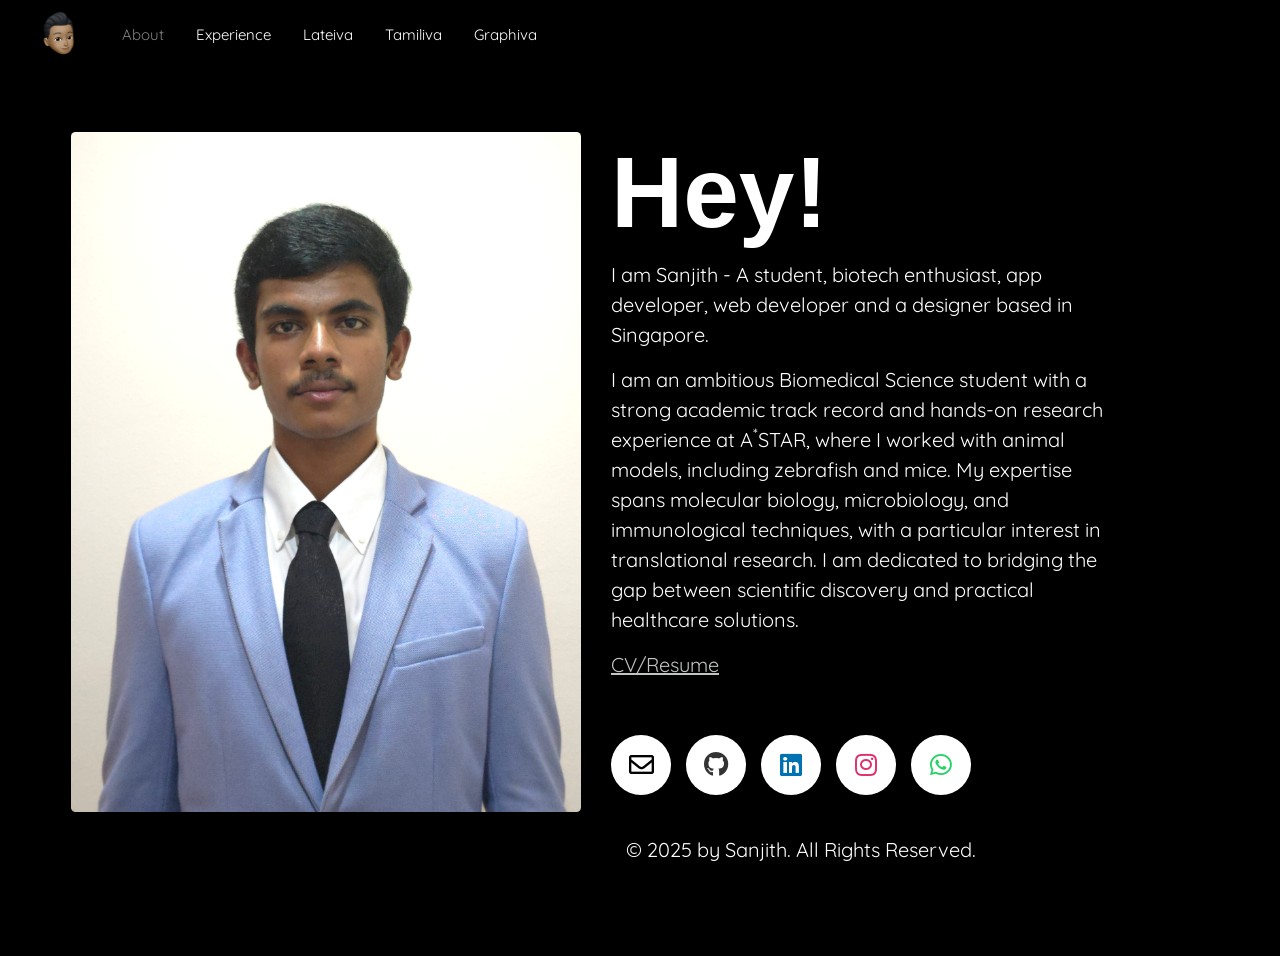
<file: index.html>
<html lang="en">

<head>
    <meta charset="utf-8" />
    <meta name="viewport" content="width=device-width, initial-scale=1" />
    <meta name="google-site-verification" content="Cf__WT19N1aIlN2kVkUan9kuQSniuHA7CBGdggHxKS0" />
    <link rel="stylesheet" href="https://www.w3schools.com/w3css/4/w3.css" />
    <link rel="stylesheet" href="https://fonts.googleapis.com/css?family=Quicksand" />
    <link rel="stylesheet" href="https://cdnjs.cloudflare.com/ajax/libs/font-awesome/5.15.3/css/all.min.css" />
    <link rel="stylesheet" href="https://cdn.jsdelivr.net/npm/bootstrap@4.6.1/dist/css/bootstrap.min.css" integrity="sha384-zCbKRCUGaJDkqS1kPbPd7TveP5iyJE0EjAuZQTgFLD2ylzuqKfdKlfG/eSrtxUkn" crossorigin="anonymous" />
    <title>About Sanjith</title>
    <link rel="stylesheet" href="styles.css" />
    <link rel="icon" type="image/png" href="Assets/Logo.png" />
    <script src="index.js"></script>
    <script language="JavaScript">
        window.onload = function() {
            document.addEventListener(
                "contextmenu",
                function(e) {
                    e.preventDefault();
                },
                false
            );
            document.addEventListener(
                "keydown",
                function(e) {
                    //document.onkeydown = function(e) {
                    // "I" key
                    if (e.ctrlKey && e.shiftKey && e.keyCode == 73) {
                        disabledEvent(e);
                    }
                    // "J" key
                    if (e.ctrlKey && e.shiftKey && e.keyCode == 74) {
                        disabledEvent(e);
                    }
                    // "S" key + macOS
                    if (
                        e.keyCode == 83 &&
                        (navigator.platform.match("Mac") ? e.metaKey : e.ctrlKey)
                    ) {
                        disabledEvent(e);
                    }
                    // "U" key
                    if (e.ctrlKey && e.keyCode == 85) {
                        disabledEvent(e);
                    }
                    // "F12" key
                    if (event.keyCode == 123) {
                        disabledEvent(e);
                    }
                },
                false
            );

            function disabledEvent(e) {
                if (e.stopPropagation) {
                    e.stopPropagation();
                } else if (window.event) {
                    window.event.cancelBubble = true;
                }
                e.preventDefault();
                return false;
            }
        };
        //edit: removed ";" from last "}" because of javascript error
    </script>
    <noscript>You need to enable JavaScript to view the full site.</noscript>
</head>

<body class="example" style="background-color: black; margin: auto">
    <nav class="w3-bar w3-black w3-card w3-top topnav" id="myTopnav" style="
        position: fixed;
        top: 0;
        display: flex;
        align-items: center;
        overflow: hidden;
      ">
        <a href="/">
            <img src="Assets/Logo.png" class="w3-bar-item w3-button w3-hover-black w3-hover-text-grey first" />
        </a>
        <a href="/" class="w3-mobile active w3-left w3-bar-item w3-button w3-hover-black w3-hover-text-grey w3-padding-16">About</a>

        <a href="experience" class="w3-mobile w3-left w3-bar-item w3-button w3-hover-black w3-hover-text-grey w3-padding-16">Experience</a>
        <!-- <a href="biotech" class="w3-mobile w3-left w3-bar-item w3-button w3-hover-black w3-hover-text-grey w3-padding-16">Biotechnology</a>
        <a href="programming" class="w3-mobile w3-left w3-bar-item w3-button w3-hover-black w3-hover-text-grey w3-padding-16">Programming</a> -->
        <a href="lateiva" class="w3-mobile w3-left w3-bar-item w3-button w3-hover-black w3-hover-text-grey w3-padding-16">Lateiva</a>
        <a href="tamiliva" class="w3-mobile w3-left w3-bar-item w3-button w3-hover-black w3-hover-text-grey w3-padding-16">Tamiliva</a>
        <a href="graphiva" class="w3-mobile w3-left w3-bar-item w3-button w3-hover-black w3-hover-text-grey w3-padding-16">Graphiva</a>

        <a href="javascript:void(0);" class="icon" style="margin-right: 16px">
            <div class="container" onclick="myFunction(this);">
                <div class="bar1"></div>
                <div class="bar2"></div>
                <div class="bar3"></div>
            </div>
        </a>
    </nav>
    <br />
    <div class="content">
        <div class="w3-content w3-margin-top" style="max-width: 1400px; padding-top: 30px">
            <div style="padding-top: 15px">
                <div class="w3-container w3-card w3-black w3-margin-bottom w3-round w3-mobile">
                    <br />
                    <div class="w3-content w3-margin-top" style="max-width: 1400px">
                        <section id="aboutme">
                            <div class="container px-5" id="abtdiv">
                                <div class="row">
                                    <div class="col-md-6" style="padding-bottom: 30px">
                                        <img class="img-fluid rounded-lg" src="Assets/SanjithImage.jpg" alt="Photo" height="50" id="abtimage" />
                                    </div>
                                    <div class="col-md-6">
                                        <h1>
                                            <b>Hey!</b>
                                        </h1>
                                        <p>
                                            I am Sanjith - A student, biotech enthusiast, app developer, web developer and a designer based in Singapore.
                                        </p>
                                        <p>
                                            I am an ambitious Biomedical Science
                                            student with a strong academic track
                                            record and hands-on research experience
                                            at A<sup>*</sup>STAR, where I worked with animal
                                            models, including zebrafish and mice. My
                                            expertise spans molecular biology,
                                            microbiology, and immunological
                                            techniques, with a particular interest in
                                            translational research. I am dedicated to
                                            bridging the gap between scientific
                                            discovery and practical healthcare
                                            solutions.
                                        </p>
                                        <p><a href="Assets/PDFs/CV.pdf" target="_blank" rel="noopener noreferrer">CV/Resume</a></p>

                                        <p></p>
                                        <div class="wrapper2" style="padding-top: 20px; padding-bottom: 50px">
                                            <a href="mailto:hello@sanjith.net" target="_blank" rel="noopener noreferrer">
                                                <div class="button" id="gmail">
                                                    <div class="icon">
                                                        <i class="far fa-envelope"></i>
                                                    </div>
                                                    <span>Email</span>
                                                </div>
                                            </a>

                                            <a href="https://github.com/Sanjith7146" target="_blank" rel="noopener noreferrer">
                                                <div id="gh" class="button">
                                                    <div class="icon">
                                                        <i class="fab fa-github"></i>
                                                    </div>
                                                    <span>Github</span>
                                                </div>
                                            </a>


                                            <a href="https://www.linkedin.com/in/sanjithsethu" target="_blank" rel="noopener noreferrer">
                                                <div id="in" class="button">
                                                    <div class="icon">
                                                        <i class="fab fa-linkedin"></i>
                                                    </div>
                                                    <span>LinkedIn</span>
                                                </div>
                                            </a>


                                            <a href="https://www.instagram.com/sanjith7146/" target="_blank" rel="noopener noreferrer">
                                                <div id="insta" class="button">
                                                    <div class="icon">
                                                        <i class="fab fa-instagram"></i>
                                                    </div>
                                                    <span>Instagram</span>
                                                </div>
                                            </a>

                                            <a href="https://api.whatsapp.com/send/?phone=+6584226317&text=Hello%21+I+saw+your+website+and+I+would+like+to+have+a+little+chat+with+you!&app_absent=0" target="_blank" rel="noopener noreferrer">
                                                <div class="button" id="whatsapp">
                                                    <div class="icon">
                                                        <i class="fab fa-whatsapp"></i>
                                                    </div>
                                                    <span>Whatsapp</span>
                                                </div>
                                            </a>
                                            <br>
                                            <br>
                                            <div>
                                                <p style="margin-left: 15px;padding-top: 75px;">
                                                    © 2025 by Sanjith. All Rights Reserved.
                                                </p>
                                            </div>
                                        </div>
                                    </div>
                                </div>
                            </div>
                        </section>
                    </div>
                </div>
            </div>
        </div>
    </div>

    <script src="index.js"></script>
    <script src="https://cdn.jsdelivr.net/npm/jquery@3.5.1/dist/jquery.slim.min.js" integrity="sha384-DfXdz2htPH0lsSSs5nCTpuj/zy4C+OGpamoFVy38MVBnE+IbbVYUew+OrCXaRkfj" crossorigin="anonymous"></script>
    <script src="https://cdn.jsdelivr.net/npm/bootstrap@4.6.1/dist/js/bootstrap.bundle.min.js" gin="anonymous"></script>
</body>

</html>
</file>
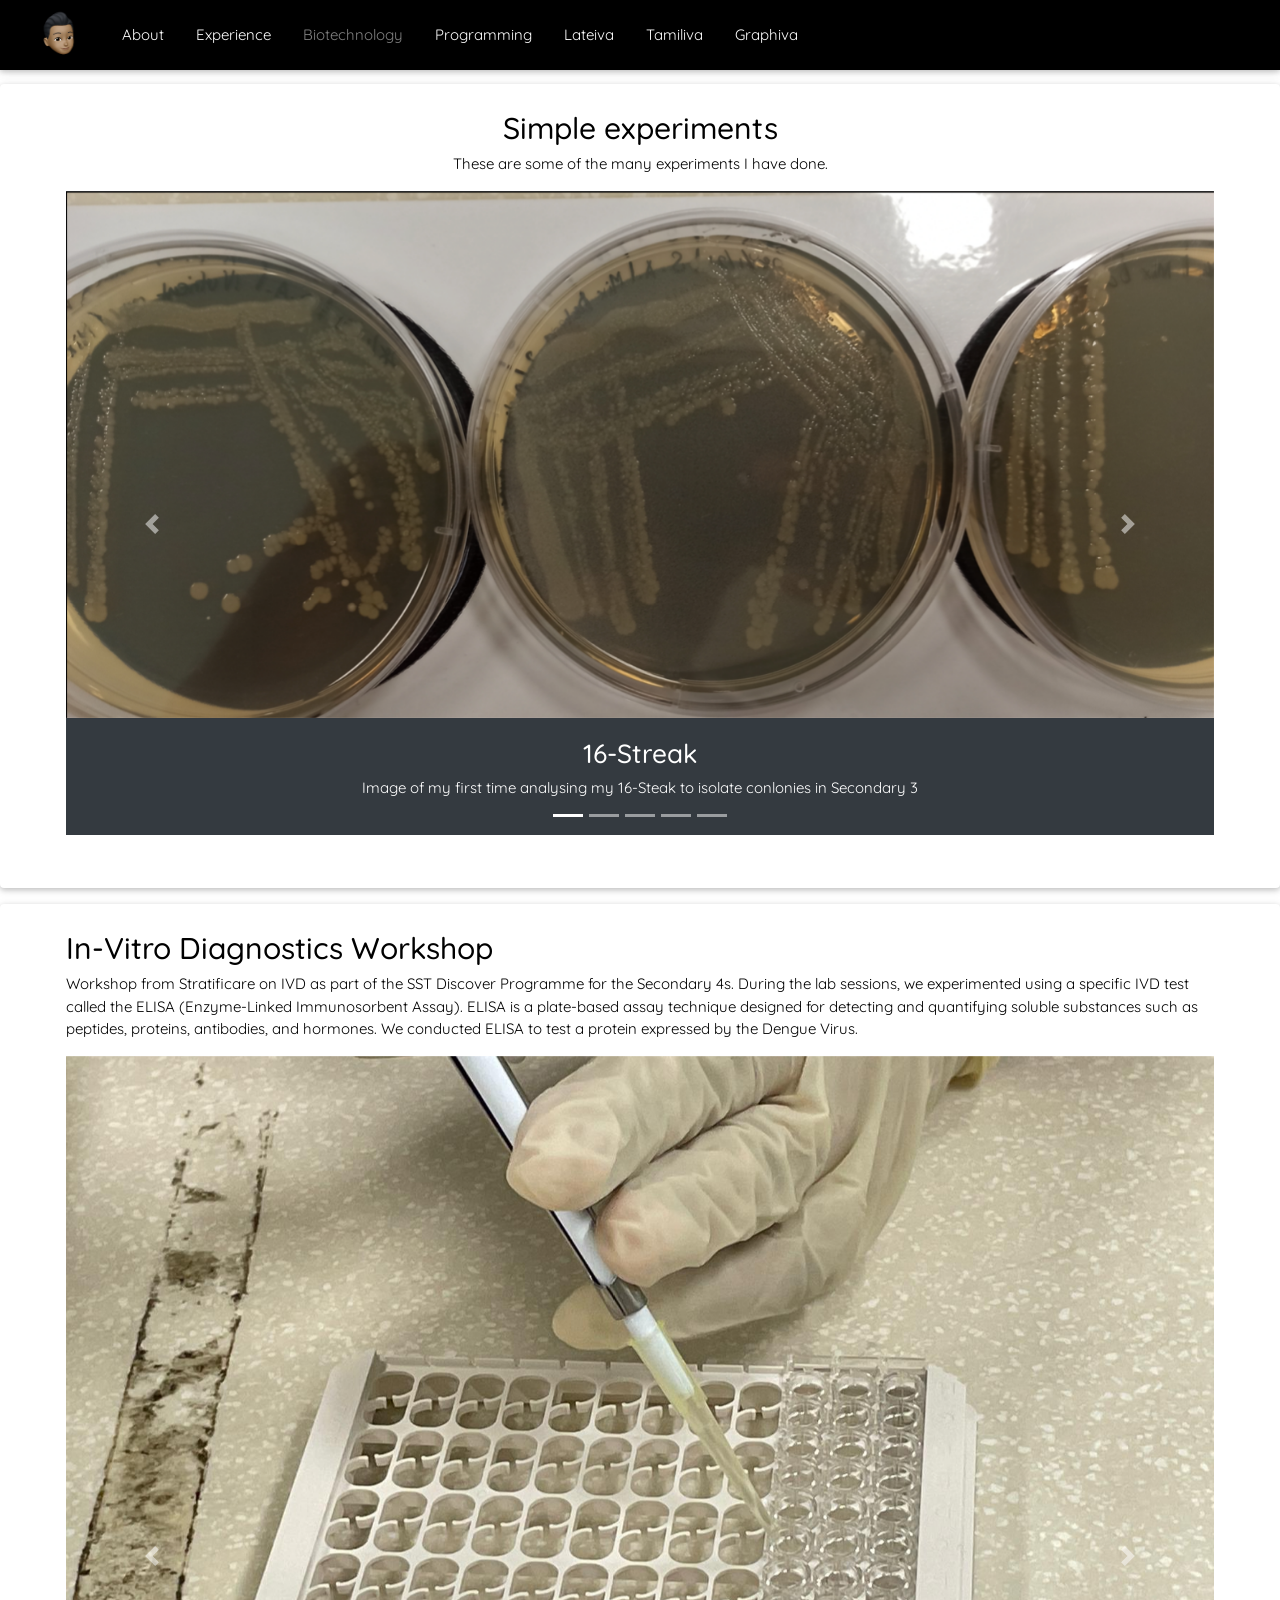
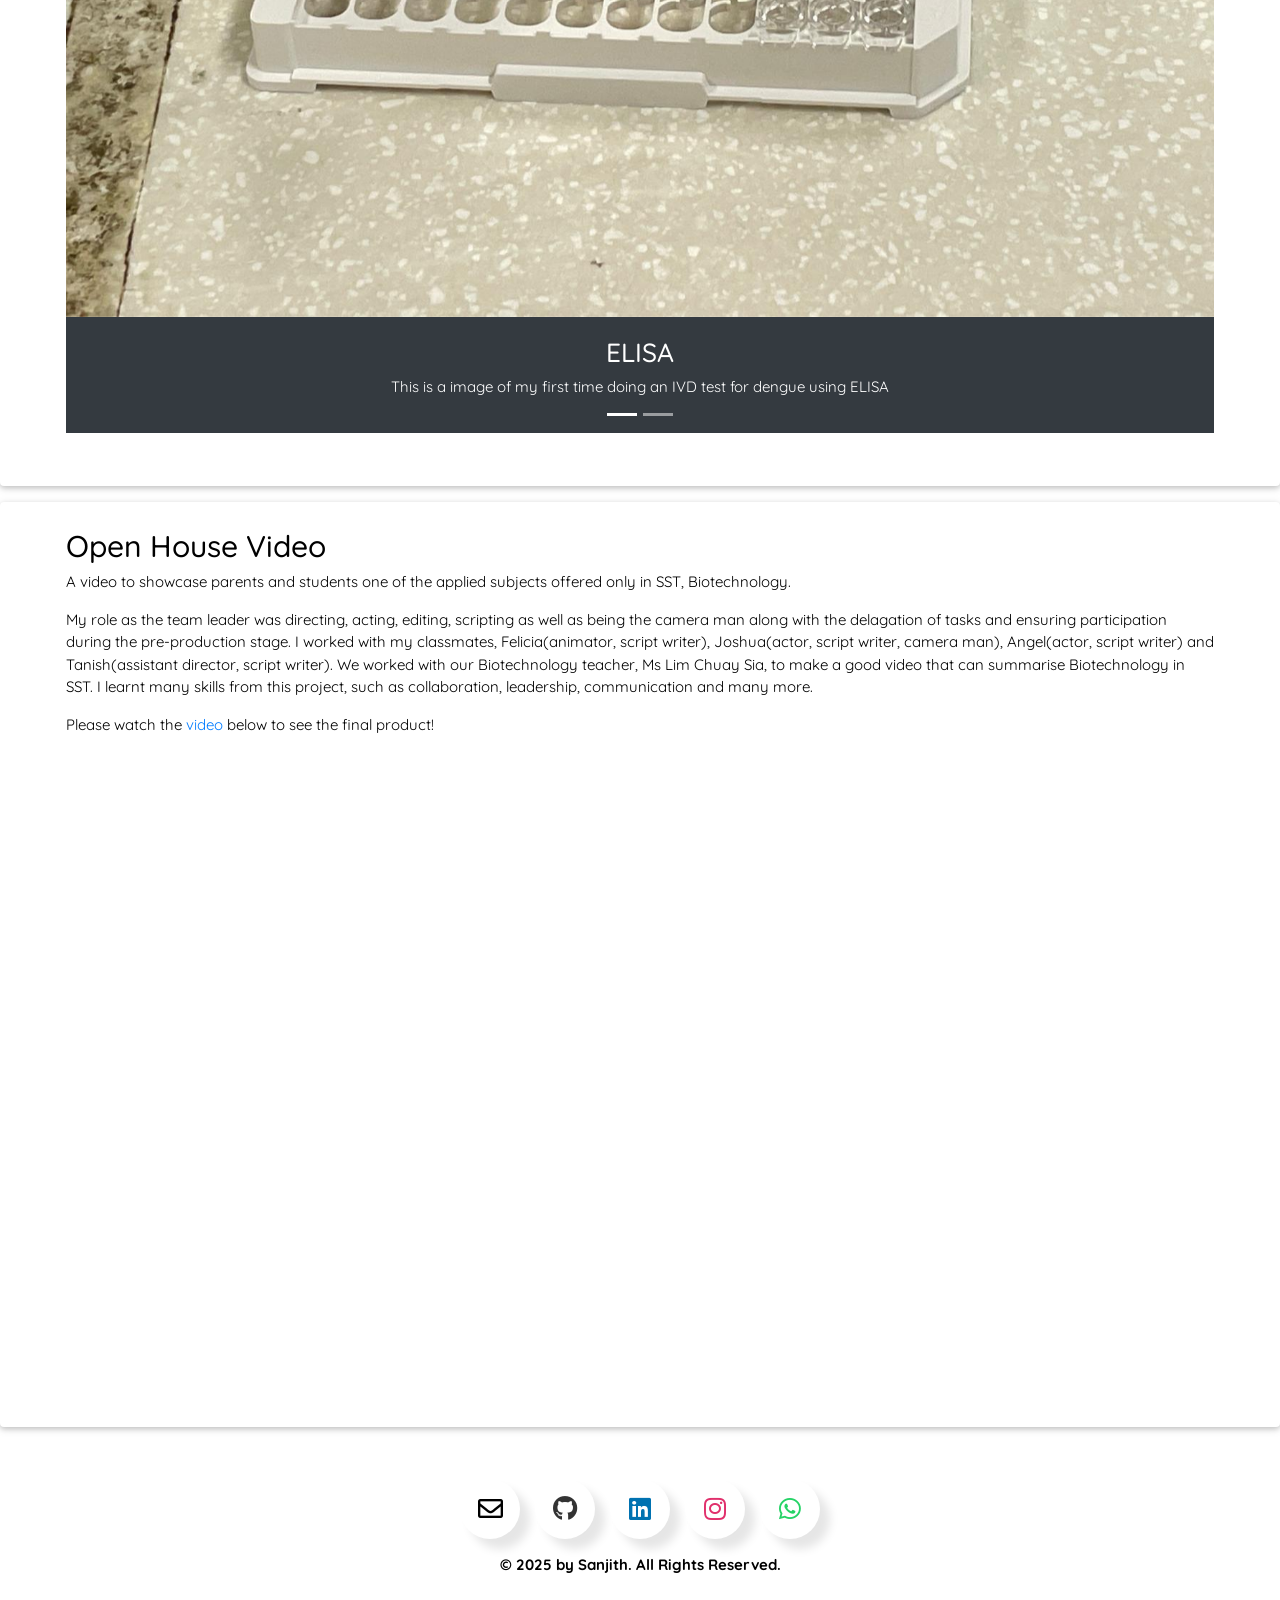
<file: biotech.html>
<!DOCTYPE html>
<html lang="en">

<head>
    <meta charset="utf-8" />
    <meta name="viewport" content="width=device-width, initial-scale=1" />
    <meta name="google-site-verification" content="Cf__WT19N1aIlN2kVkUan9kuQSniuHA7CBGdggHxKS0" />
    <link rel="stylesheet" href="https://www.w3schools.com/w3css/4/w3.css" />
    <link rel="stylesheet" href="https://fonts.googleapis.com/css?family=Quicksand" />
    <link rel="stylesheet" href="https://cdnjs.cloudflare.com/ajax/libs/font-awesome/5.15.3/css/all.min.css" />
    <link rel="stylesheet" href="https://cdn.jsdelivr.net/npm/bootstrap@4.6.1/dist/css/bootstrap.min.css" integrity="sha384-zCbKRCUGaJDkqS1kPbPd7TveP5iyJE0EjAuZQTgFLD2ylzuqKfdKlfG/eSrtxUkn" crossorigin="anonymous" />
    <title>Biotech</title>
    <link rel="stylesheet" href="styles.css" />
    <link rel="icon" type="image/png" href="Assets/Logo.png" />
    <script src="index.js"></script>
    <script language="JavaScript">
        window.onload = function() {
            document.addEventListener(
                "contextmenu",
                function(e) {
                    e.preventDefault();
                },
                false
            );
            document.addEventListener(
                "keydown",
                function(e) {
                    //document.onkeydown = function(e) {
                    // "I" key
                    if (e.ctrlKey && e.shiftKey && e.keyCode == 73) {
                        disabledEvent(e);
                    }
                    // "J" key
                    if (e.ctrlKey && e.shiftKey && e.keyCode == 74) {
                        disabledEvent(e);
                    }
                    // "S" key + macOS
                    if (
                        e.keyCode == 83 &&
                        (navigator.platform.match("Mac") ? e.metaKey : e.ctrlKey)
                    ) {
                        disabledEvent(e);
                    }
                    // "U" key
                    if (e.ctrlKey && e.keyCode == 85) {
                        disabledEvent(e);
                    }
                    // "F12" key
                    if (event.keyCode == 123) {
                        disabledEvent(e);
                    }
                },
                false
            );

            function disabledEvent(e) {
                if (e.stopPropagation) {
                    e.stopPropagation();
                } else if (window.event) {
                    window.event.cancelBubble = true;
                }
                e.preventDefault();
                return false;
            }
        };
        //edit: removed ";" from last "}" because of javascript error
    </script>
    <noscript>You need to enable JavaScript to view the full site.</noscript>
</head>

<body class="example">
    <nav class="w3-bar w3-black w3-card w3-top topnav navbar-fixed-top" id="myTopnav" style="
        position: fixed;
        top: 0;
        display: flex;
        align-items: center;
        overflow: hidden;
		z-index:100;
      ">
        <a href="/">
            <img src="Assets/Logo.png" class="w3-bar-item w3-button w3-hover-black w3-hover-text-grey first" />
        </a>
        <a href="/" class="w3-mobile w3-left w3-bar-item w3-button w3-hover-black w3-hover-text-grey w3-padding-16">About</a>

        <a href="experience" class="w3-mobile w3-left w3-bar-item w3-button w3-hover-black w3-hover-text-grey w3-padding-16">Experience</a>
        <a href="biotech" class="w3-mobile active w3-left w3-bar-item w3-button w3-hover-black w3-hover-text-grey w3-padding-16">Biotechnology</a>
        <a href="programming" class="w3-mobile w3-left w3-bar-item w3-button w3-hover-black w3-hover-text-grey w3-padding-16">Programming</a>
        <a href="lateiva" class="w3-mobile w3-left w3-bar-item w3-button w3-hover-black w3-hover-text-grey w3-padding-16">Lateiva</a>
        <a href="tamiliva" class="w3-mobile w3-left w3-bar-item w3-button w3-hover-black w3-hover-text-grey w3-padding-16">Tamiliva</a>
        <a href="graphiva" class="w3-mobile w3-left w3-bar-item w3-button w3-hover-black w3-hover-text-grey w3-padding-16">Graphiva</a>

        <a href="javascript:void(0);" class="icon" style="margin-right: 16px">
            <div class="container" onclick="myFunction(this);">
                <div class="bar1"></div>
                <div class="bar2"></div>
                <div class="bar3"></div>
            </div>
        </a>
    </nav>
    <br />

    <div class="w3-content w3-margin-top" style="max-width: 1400px; padding-top: 30px">
        <div style="padding-top: 15px"></div>

        <div class="w3-container w3-card w3-white w3-margin-bottom w3-round w3-mobile">
            <div class="w3-content w3-margin-top" style="max-width: 1400px; padding-bottom: 30px; padding-top: 10px">
                <section style="padding-left: 50px; padding-right: 50px;">
                    <h2 style="text-align: center">Simple experiments</h2>
                    <p style="text-align: center">
                        These are some of the many experiments I have done.
                    </p>
                    <div id="carouselExampleIndicators" class="carousel slide" data-ride="carousel">
                        <ol class="carousel-indicators" style="padding-bottom: 15px; padding-top: 15px">
                            <li data-target="#carouselExampleIndicators" data-slide-to="0" class="active"></li>
                            <li data-target="#carouselExampleIndicators" data-slide-to="1"></li>
                            <li data-target="#carouselExampleIndicators" data-slide-to="2"></li>
                            <li data-target="#carouselExampleIndicators" data-slide-to="3"></li>
                            <li data-target="#carouselExampleIndicators" data-slide-to="4"></li>
                        </ol>
                        <div class="carousel-inner" role="listbox">
                            <div class="carousel-item active">
                                <img class="d-block w-100 img-responsive" src="Assets/Biotechnology/16Streak.png" alt="16-Streak" data-holder-rendered="true" />
                                <div class="carousel-caption d-none d-md-block bg-dark mb-4" style="position: relative;left: 0;top:0">
                                    <h3>16-Streak</h3>
                                    <p style="padding-left: 150px; padding-right: 150px">
                                        Image of my first time analysing my 16-Steak to
                                        isolate conlonies in Secondary 3
                                    </p>
                                </div>
                            </div>

                            <div class="carousel-item">
                                <img class="d-block w-100 img-responsive" src="Assets/Biotechnology/GramStaining.png" alt="Gram Staining" data-holder-rendered="true" />
                                <div class="carousel-caption d-none d-md-block bg-dark mb-4" style="position: relative;left: 0;top:0">
                                    <h3>Gram Staining</h3>
                                    <p style="padding-left: 150px; padding-right: 150px">
                                        Image of the gram staining experiment conducted in
                                        Secondary 3 to characterise bacterial cells based on shape
                                        and gram type.
                                    </p>
                                </div>
                            </div>

                            <div class="carousel-item">
                                <img class="d-block w-100 img-responsive" src="Assets/Biotechnology/UVSpectrophotometer.png" alt="UV Spectrophotometer" data-holder-rendered="true" />
                                <div class="carousel-caption d-none d-md-block bg-dark mb-4" style="position: relative;left: 0;top:0">
                                    <h3>UV Spectrophotometry</h3>
                                    <p style="padding-left: 150px; padding-right: 150px">
                                        Image of a UV Spectrometer showing the
                                        absobance of protein samples at 595nm for Bradford Assay.
                                    </p>
                                </div>
                            </div>

                            <div class="carousel-item">
                                <img class="d-block w-100" src="Assets/Biotechnology/Transformation.png" data-src="holder.js/900x400?theme=industrial" alt="GFP gene plasmid transformation" data-holder-rendered="true" />
                                <div class="carousel-caption d-none d-md-block bg-dark mb-4" style="position: relative;left: 0;top:0">
                                    <h3>Transformation</h3>
                                    <p style="padding-left: 150px; padding-right: 150px">
                                        Image showing transformation. The transformed
                                        bacteria contain recombinant plasmids that are ligated with
                                        the GFP gene.
                                    </p>
                                </div>
                            </div>

                            <div class="carousel-item">
                                <img class="d-block w-100" src="Assets/Biotechnology/AGE.png" alt="Agarose Gel electrophoresis " data-holder-rendered="true" />
                                <div class="carousel-caption d-none d-md-block bg-dark mb-4" style="position: relative;left: 0;top:0">
                                    <h3>Agarose Gel Electrophoresis </h3>
                                    <p style="padding-left: 150px; padding-right: 150px">
                                        Image showing me loading DNA into the Agarose Gel Electrophoresis to obtain the
                                        molecular weight of the DNA.
                                    </p>
                                </div>
                            </div>

                        </div>
                        <a class="carousel-control-prev" href="#carouselExampleIndicators" role="button" data-slide="prev">
                            <span class="carousel-control-prev-icon" aria-hidden="true"></span>
                            <span class="sr-only">Previous</span>
                        </a>
                        <a class="carousel-control-next" href="#carouselExampleIndicators" role="button" data-slide="next">
                            <span class="carousel-control-next-icon" aria-hidden="true"></span>
                            <span class="sr-only">Next</span>
                        </a>
                    </div>
                </section>
            </div>
        </div>

        <div class="w3-container w3-card w3-white w3-margin-bottom w3-round w3-mobile">
            <div class="w3-content w3-margin-top" style="max-width: 1400px; padding-bottom: 30px; padding-top: 10px">
                <section id="elisa" style="padding-left: 50px; padding-right: 50px">
                    <h2>In-Vitro Diagnostics Workshop</h2>
                    <p>
                        Workshop from Stratificare on IVD as part of the SST Discover
                        Programme for the Secondary 4s. During the lab sessions, we
                        experimented using a specific IVD test called the ELISA (Enzyme-Linked
                        Immunosorbent Assay). ELISA is a plate-based assay technique
                        designed for detecting and quantifying soluble substances such as
                        peptides, proteins, antibodies, and hormones. We conducted ELISA to test
                        a protein expressed by the Dengue Virus.
                    </p>

                    <div id="carouselExampleIndicators2" class="carousel slide" data-ride="carousel">
                        <ol class="carousel-indicators" style="padding-bottom: 15px; padding-top: 15px">
                            <li data-target="#carouselExampleIndicators" data-slide-to="0" class="active"></li>
                            <li data-target="#carouselExampleIndicators" data-slide-to="1"></li>
                        </ol>
                        <div class="carousel-inner" role="listbox">
                            <div class="carousel-item active">
                                <img class="d-block w-100" src="Assets/Biotechnology/Elisa.jpeg" alt="ELISA" data-holder-rendered="true" />
                                <div class="carousel-caption d-none d-md-block bg-dark mb-4" style="position: relative;left: 0;top:0">
                                    <h3>ELISA</h3>
                                    <p style="padding-left: 150px; padding-right: 150px">
                                        This is a image of my first time doing an IVD test for
                                        dengue using ELISA
                                    </p>
                                </div>
                            </div>

                            <div class="carousel-item">
                                <img class="d-block w-100" src="Assets/Biotechnology/ElisaTheory.jpeg" alt="Theory" data-holder-rendered="true" />
                                <div class="carousel-caption d-none d-md-block bg-dark mb-4" style="position: relative;left: 0;top:0">
                                    <h3>Theory Lessons</h3>
                                    <p style="padding-left: 150px; padding-right: 150px">
                                        This is an image of one of the theory lessons about IVDs
                                        and Virology.
                                    </p>
                                </div>
                            </div>
                        </div>
                        <a class="carousel-control-prev" href="#carouselExampleIndicators2" role="button" data-slide="prev">
                            <span class="carousel-control-prev-icon" aria-hidden="true"></span>
                            <span class="sr-only">Previous</span>
                        </a>
                        <a class="carousel-control-next" href="#carouselExampleIndicators2" role="button" data-slide="next">
                            <span class="carousel-control-next-icon" aria-hidden="true"></span>
                            <span class="sr-only">Next</span>
                        </a>
                    </div>
                </section>
            </div>
        </div>

        <div class="w3-container w3-card w3-white w3-margin-bottom w3-round w3-mobile">
            <div class="w3-content w3-margin-top" style="max-width: 1400px; padding-bottom: 30px; padding-top: 10px">
                <section id="openhsevid" style="padding-left: 50px; padding-right: 50px">
                    <h2>Open House Video</h2>
                    <p>
                        A video to showcase parents and students one of the applied
                        subjects offered only in SST, Biotechnology.
                    </p>
                    <p>
                        My role as the team leader was directing, acting, editing,
                        scripting as well as being the camera man along with the delagation of
                        tasks and ensuring participation during the pre-production stage.
                        I worked with my classmates, Felicia(animator, script writer), Joshua(actor,
                        script writer, camera man), Angel(actor, script writer) and
                        Tanish(assistant director, script writer). We worked with our Biotechnology teacher, Ms Lim
                        Chuay Sia, to make a good video that can summarise Biotechnology in
                        SST. I learnt many skills from this project, such as
                        collaboration, leadership, communication and many more.
                    </p>
                    <p>Please watch the <a href="https://youtu.be/pLK84hl8_oc" target="_blank" rel="noopener noreferrer">video</a> below to see the final product!</p>

                    <div class="videoWrapper" style="padding-right: 50px; padding-left: 50px;--aspect-ratio: 16/9;">
                        <iframe width="1600" height="900" src="https://www.youtube.com/embed/pLK84hl8_oc" allowfullscreen="allowfullscreen" mozallowfullscreen="mozallowfullscreen" msallowfullscreen="msallowfullscreen" oallowfullscreen="oallowfullscreen" webkitallowfullscreen="webkitallowfullscreen">
                            <p style="font-size: 110%">
                                <em><strong>Video:</strong> There is video here but your
                                    browser version does not support iframes.</em>
                                Please update your browser to its current version and try
                                again. Alternatively, you can vist:
                                <a href="https://youtu.be/pLK84hl8_oc" target="_blank" rel="noopener noreferrer">this link here</a>
                            </p>
                        </iframe>
                    </div>
                </section>
            </div>
        </div>
    </div>
    <script src="index.js"></script>
    <script src="https://cdn.jsdelivr.net/npm/jquery@3.5.1/dist/jquery.slim.min.js" integrity="sha384-DfXdz2htPH0lsSSs5nCTpuj/zy4C+OGpamoFVy38MVBnE+IbbVYUew+OrCXaRkfj" crossorigin="anonymous"></script>
    <script src="https://cdn.jsdelivr.net/npm/bootstrap@4.6.1/dist/js/bootstrap.bundle.min.js" integrity="sha384-fQybjgWLrvvRgtW6bFlB7jaZrFsaBXjsOMm/tB9LTS58ONXgqbR9W8oWht/amnpF" crossorigin="anonymous"></script>
</body>

<footer class="w3-white w3-padding-16">
    <div class="wrapper" id="footerwrapper">
        <a href="mailto:hello@sanjith.net" target="_blank" rel="noopener noreferrer">
            <div class="button" id="gmail">
                <div class="icon">
                    <i class="far fa-envelope"></i>
                </div>
                <span>Email</span>
            </div>
        </a>
        
        <a href="https://github.com/Sanjith7146" target="_blank" rel="noopener noreferrer">
            <div id="gh" class="button">
                <div class="icon">
                    <i class="fab fa-github"></i>
                </div>
                <span>Github</span>
            </div>
        </a>
        
        
        <a href="https://www.linkedin.com/in/sanjithsethu" target="_blank" rel="noopener noreferrer">
            <div id="in" class="button">
                <div class="icon">
                    <i class="fab fa-linkedin"></i>
                </div>
                <span>LinkedIn</span>
            </div>
        </a>
        
        
        <a href="https://www.instagram.com/sanjith7146/" target="_blank" rel="noopener noreferrer">
            <div id="insta" class="button">
                <div class="icon">
                    <i class="fab fa-instagram"></i>
                </div>
                <span>Instagram</span>
            </div>
        </a>
        
        <a href="https://api.whatsapp.com/send/?phone=+6584226317&text=Hello%21+I+saw+your+website+and+I+would+like+to+have+a+little+chat+with+you!&app_absent=0" target="_blank" rel="noopener noreferrer">
            <div class="button" id="whatsapp">
                <div class="icon">
                    <i class="fab fa-whatsapp"></i>
                </div>
                <span>Whatsapp</span>
            </div>
        </a>
    </div>
    
    <p class="attr" id="footerwrapper2" >
        <b> &copy; 2025 by Sanjith. All Rights Reserved.</b>
    </p>
</footer>

</html>
</file>
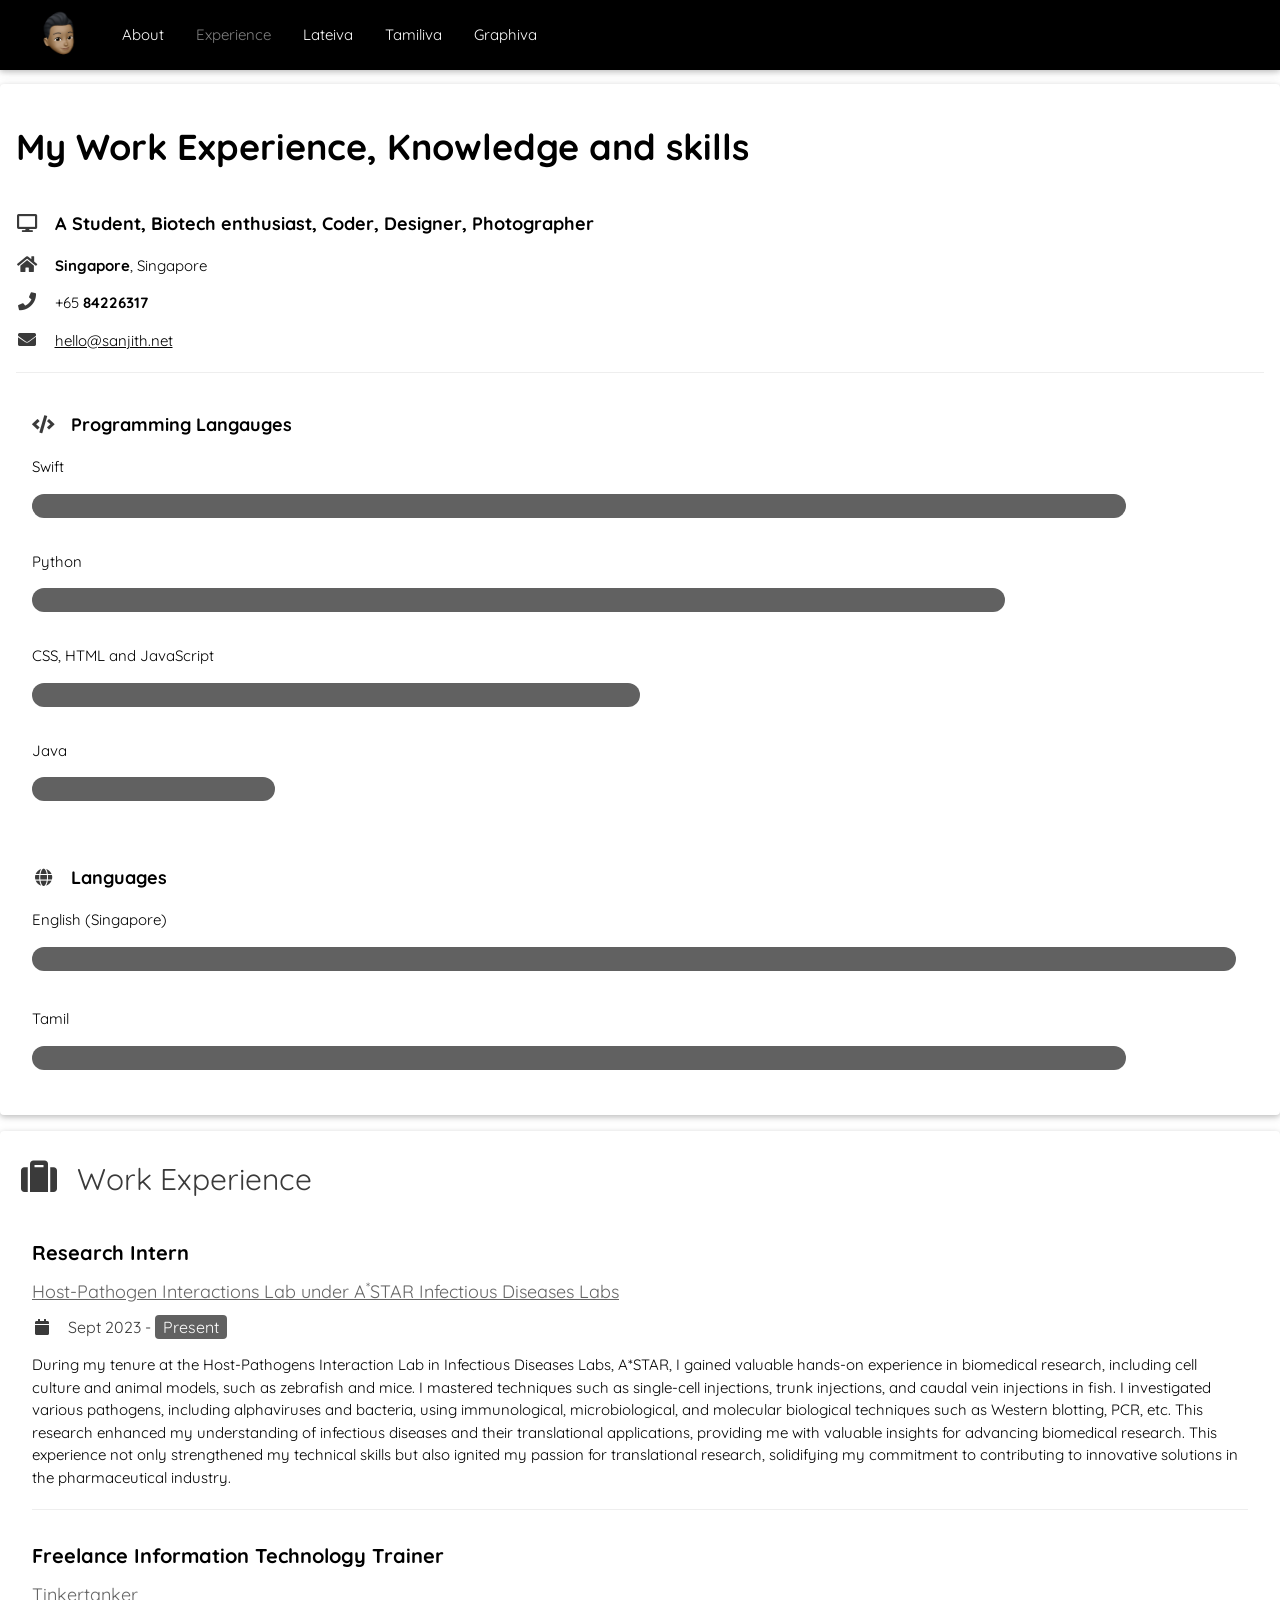
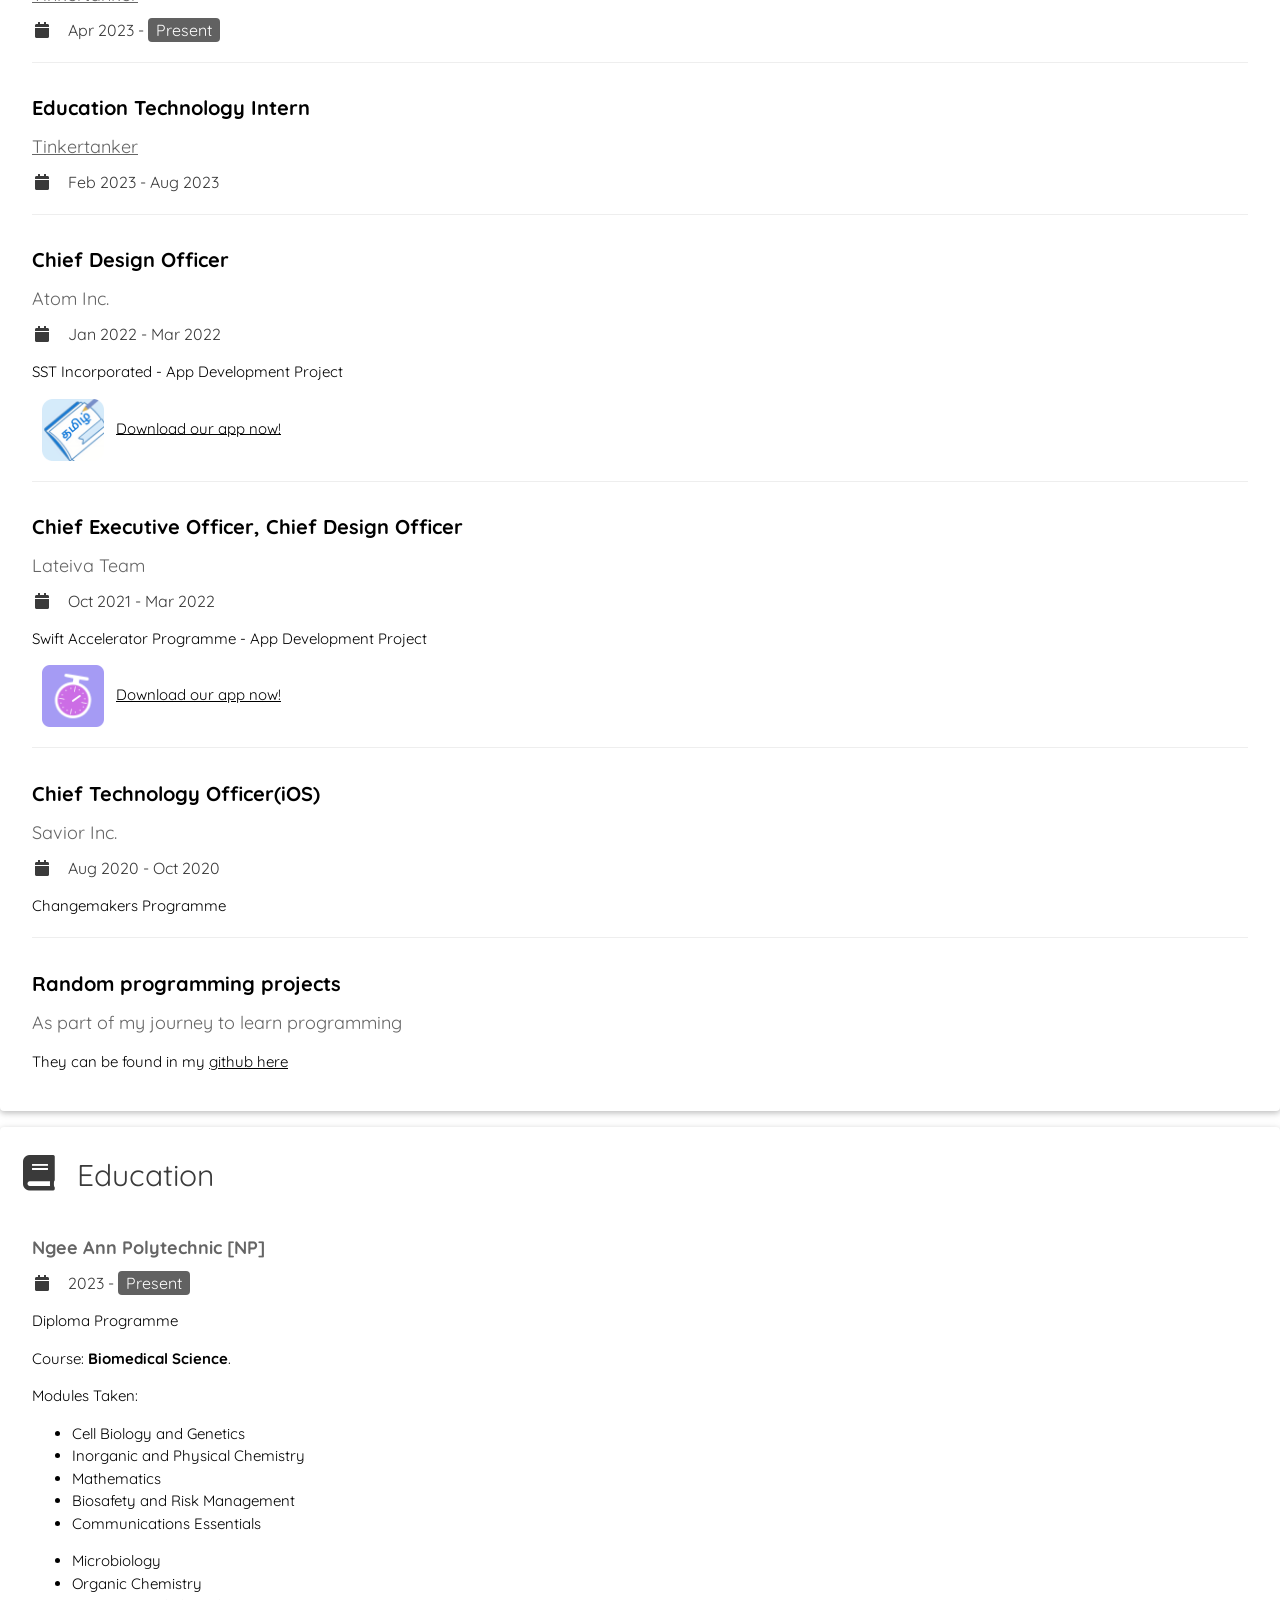
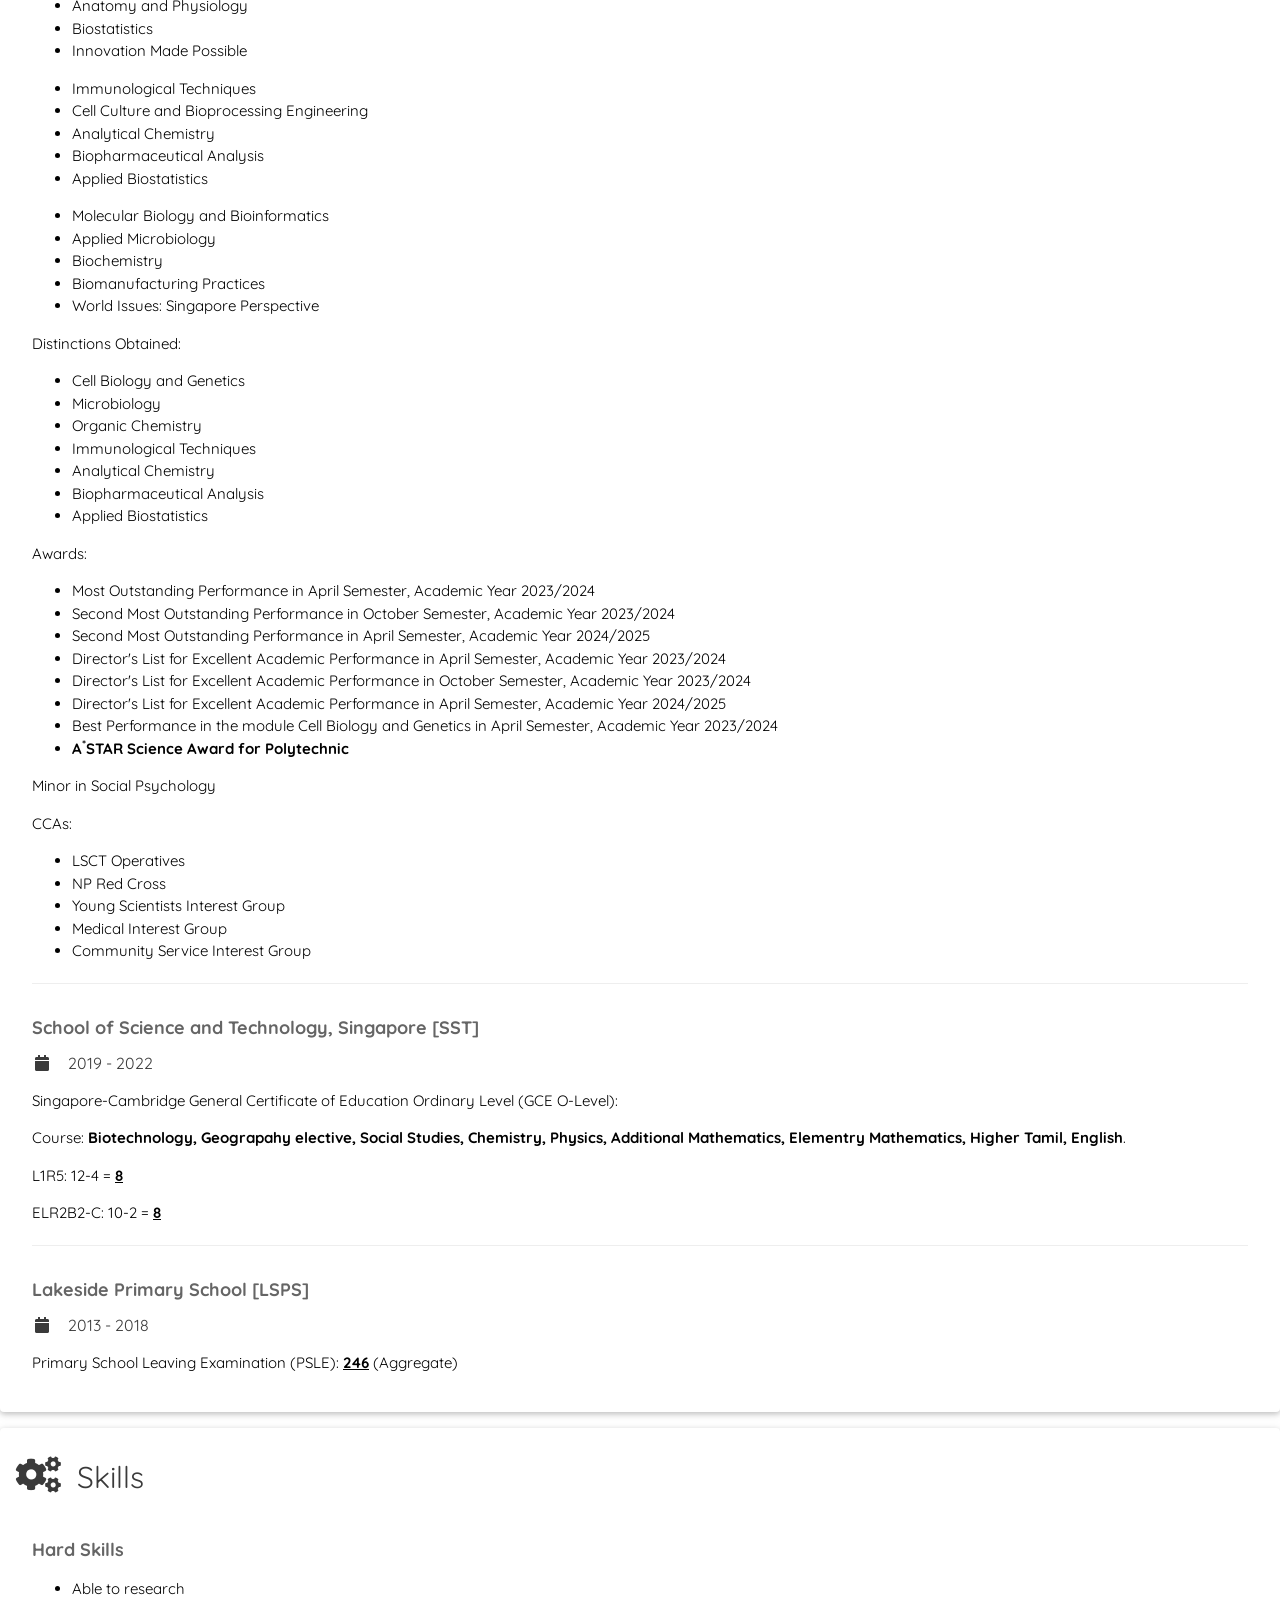
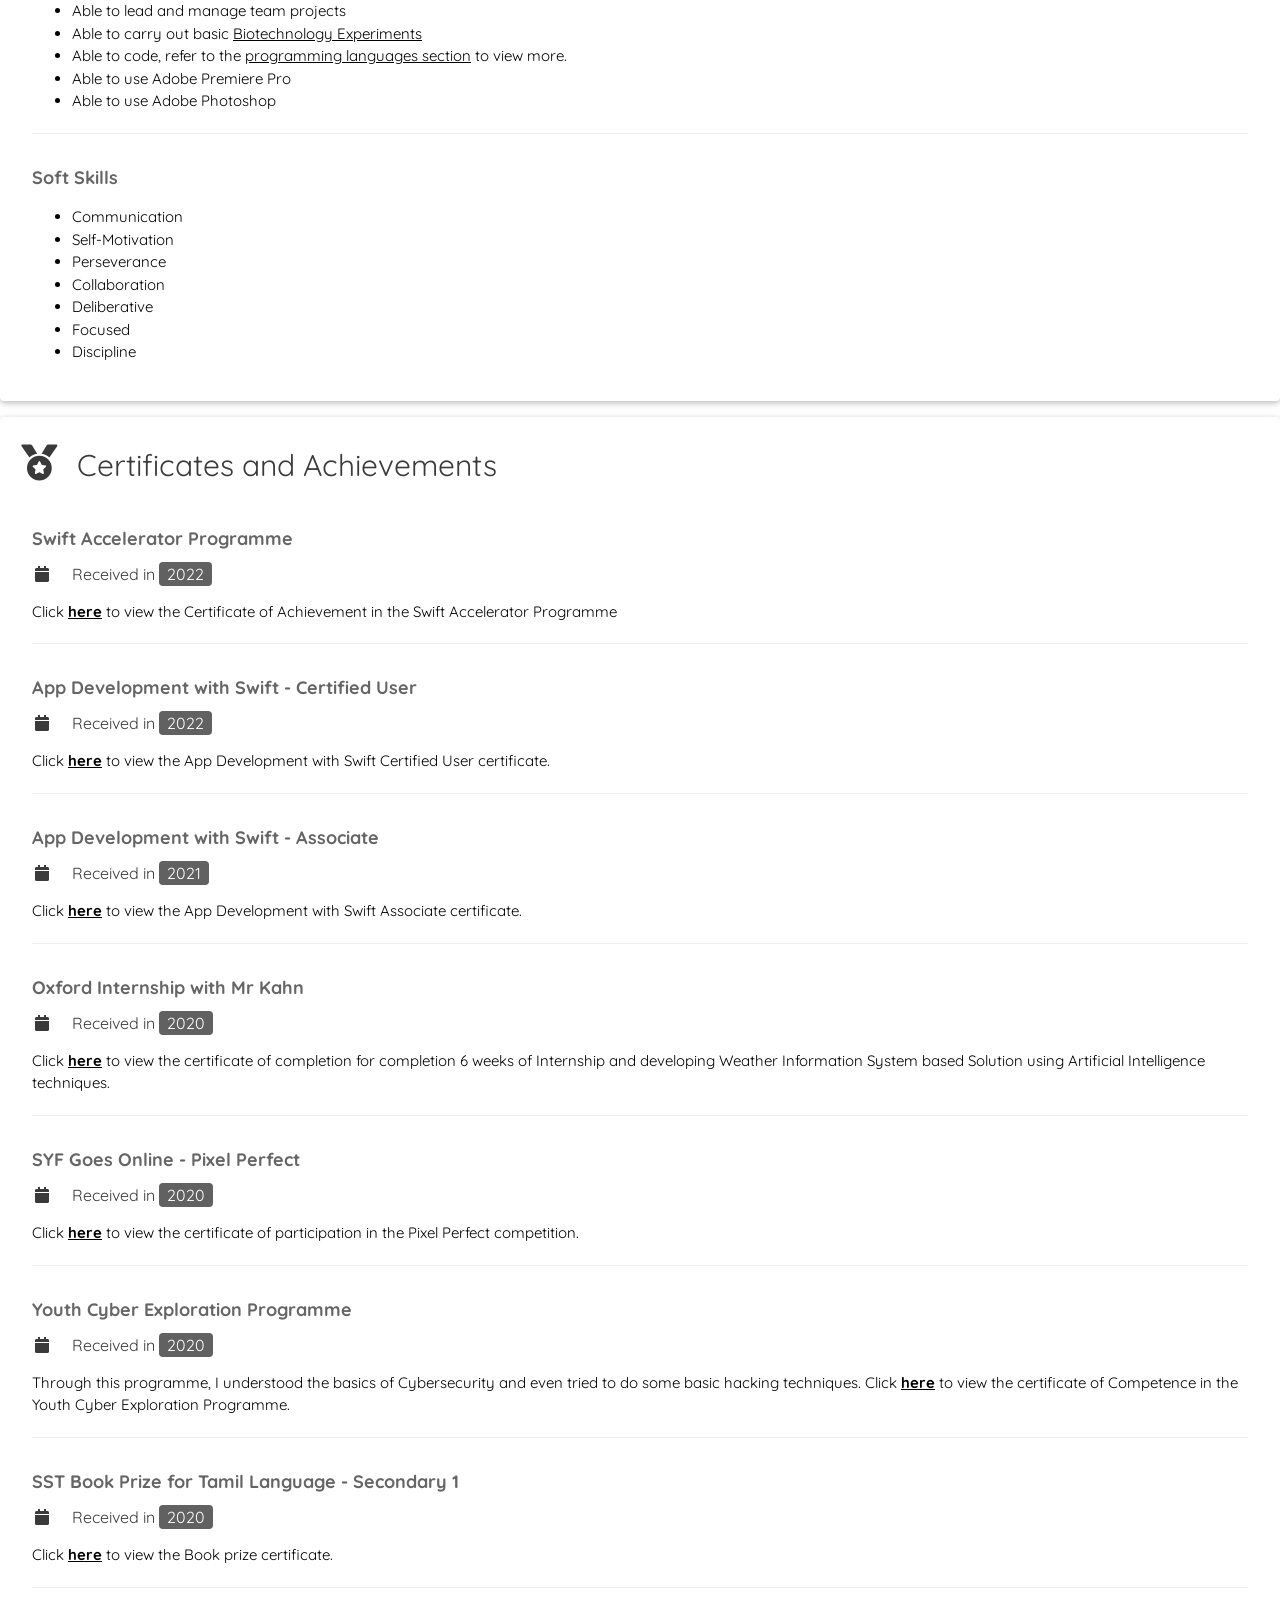
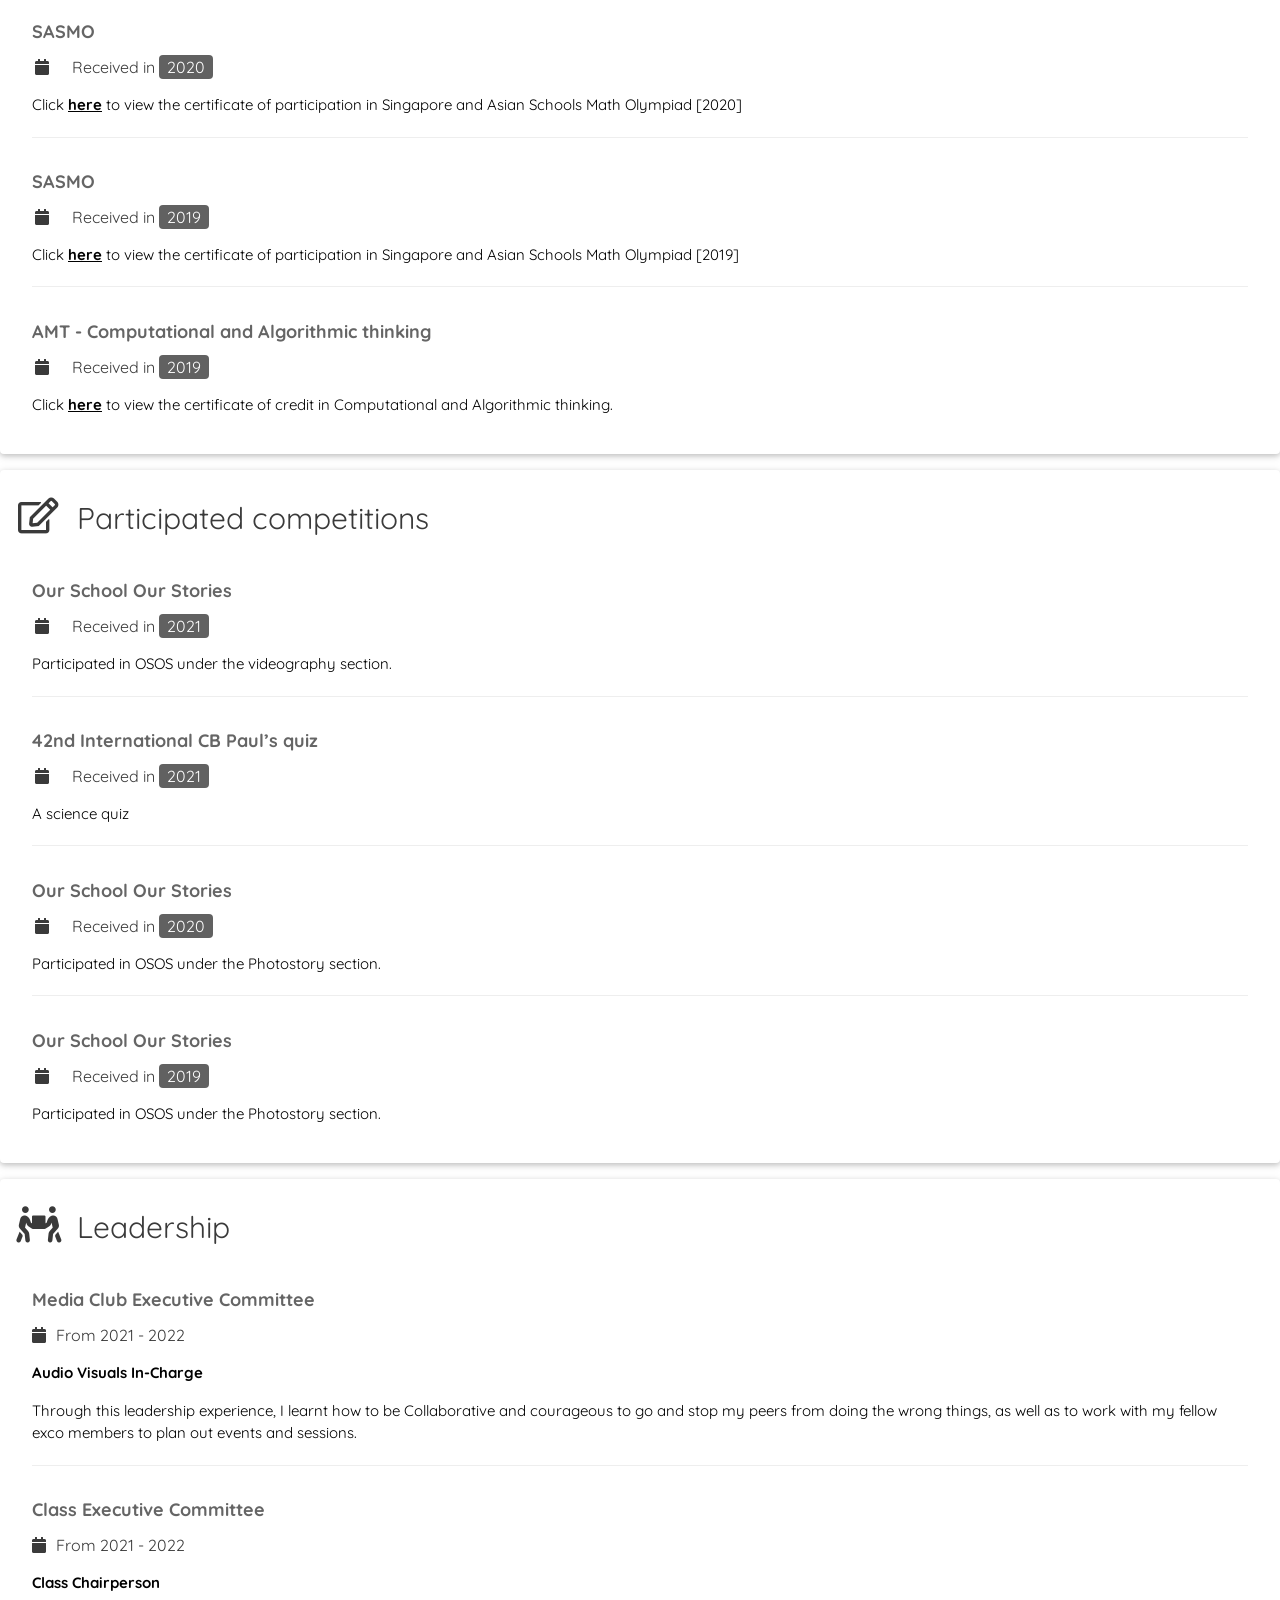
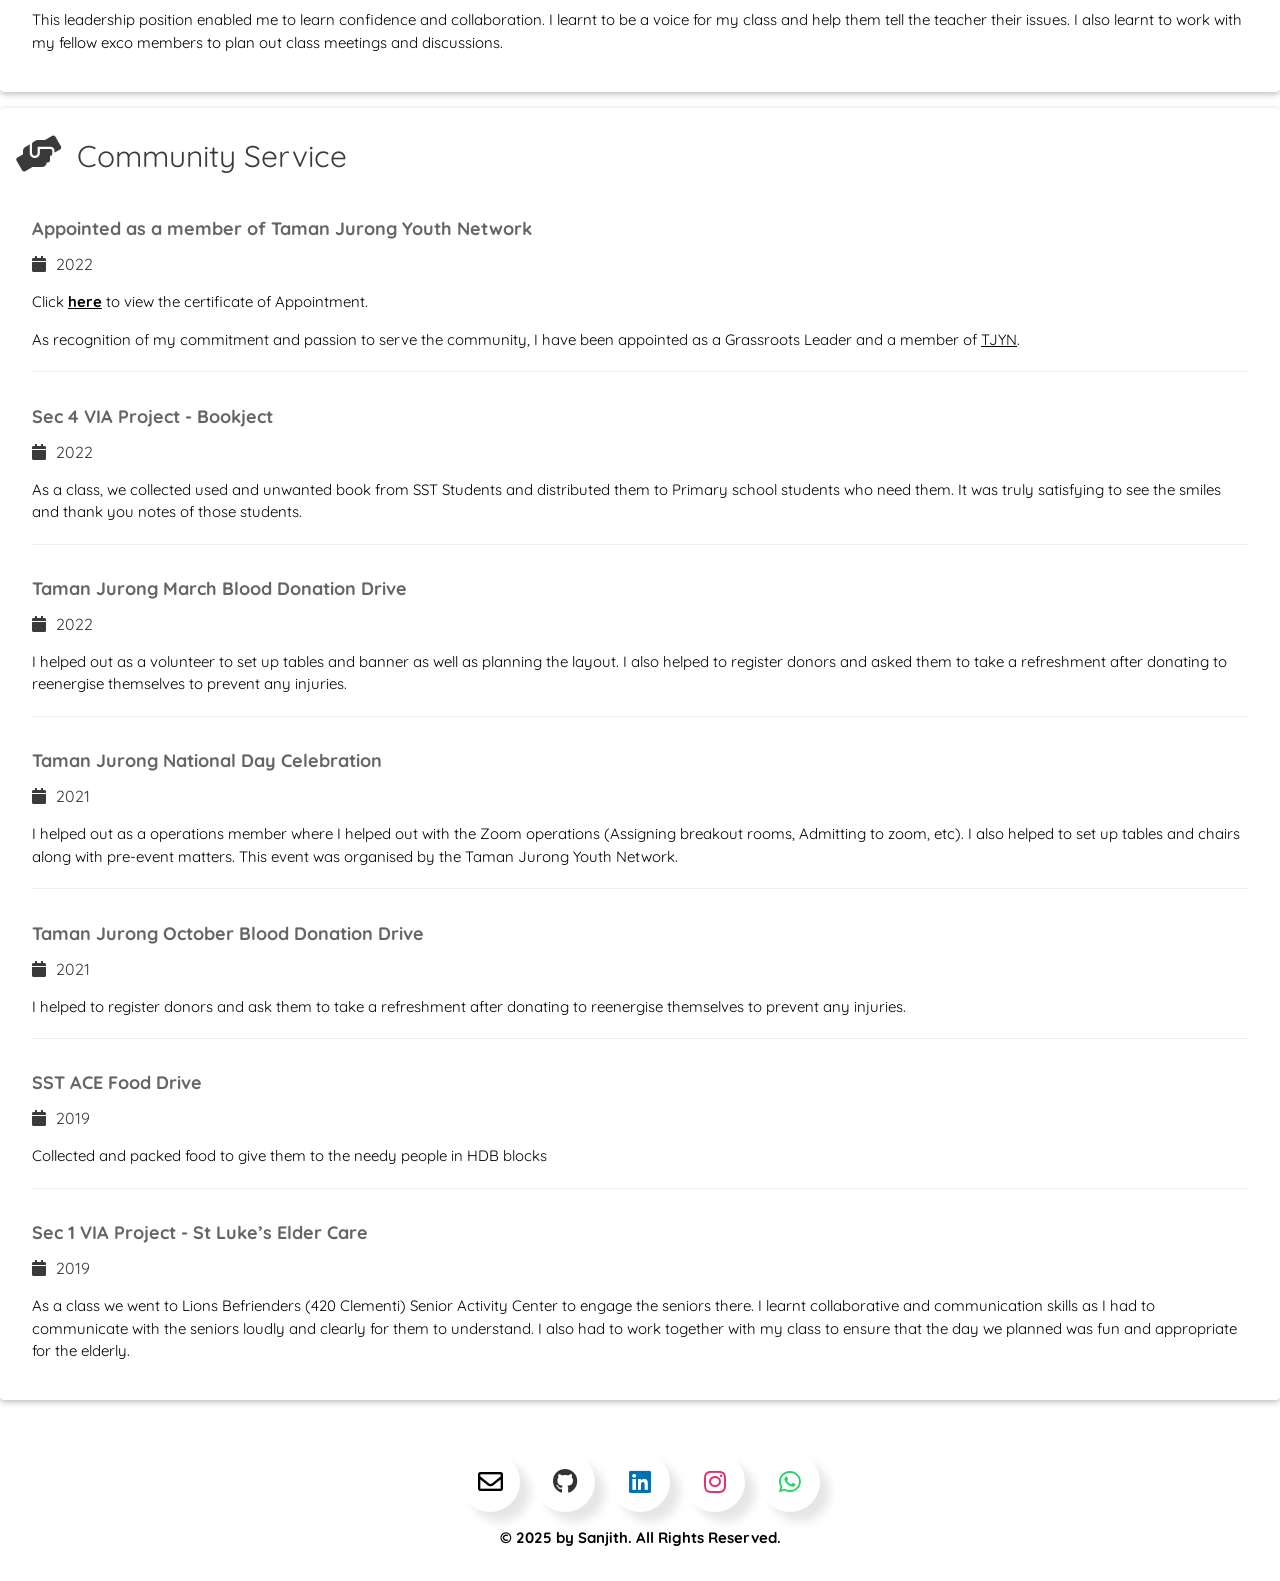
<file: experience.html>
<!DOCTYPE html>
<html lang="en" dir="ltr">

<head>
    <meta charset="utf-8" />
    <meta name="viewport" content="width=device-width, initial-scale=1" />
    <link rel="stylesheet" href="https://www.w3schools.com/w3css/4/w3.css" />
    <link rel="stylesheet" href="https://fonts.googleapis.com/css?family=Quicksand" />
    <link rel="stylesheet" href="https://cdnjs.cloudflare.com/ajax/libs/font-awesome/5.15.3/css/all.min.css" />

    <title>Experience</title>
    <link rel="stylesheet" href="styles.css" />
    <link rel="icon" type="image/png" href="Assets/Logo.png" />
    <script src="index.js"></script>
    <script src="https://ajax.googleapis.com/ajax/libs/jquery/3.6.0/jquery.min.js"></script>
    <script language="JavaScript">
        window.onload = function() {
            document.addEventListener(
                "contextmenu",
                function(e) {
                    e.preventDefault();
                },
                false
            );
            document.addEventListener(
                "keydown",
                function(e) {
                    //document.onkeydown = function(e) {
                    // "I" key
                    if (e.ctrlKey && e.shiftKey && e.keyCode == 73) {
                        disabledEvent(e);
                    }
                    // "J" key
                    if (e.ctrlKey && e.shiftKey && e.keyCode == 74) {
                        disabledEvent(e);
                    }
                    // "S" key + macOS
                    if (
                        e.keyCode == 83 &&
                        (navigator.platform.match("Mac") ? e.metaKey : e.ctrlKey)
                    ) {
                        disabledEvent(e);
                    }
                    // "U" key
                    if (e.ctrlKey && e.keyCode == 85) {
                        disabledEvent(e);
                    }
                    // "F12" key
                    if (event.keyCode == 123) {
                        disabledEvent(e);
                    }
                },
                false
            );

            function disabledEvent(e) {
                if (e.stopPropagation) {
                    e.stopPropagation();
                } else if (window.event) {
                    window.event.cancelBubble = true;
                }
                e.preventDefault();
                return false;
            }
        };
        //edit: removed ";" from last "}" because of javascript error
    </script>
    <noscript>You need to enable JavaScript to view the full site.</noscript>
</head>

<body class="example">
    <nav class="w3-bar w3-black w3-card w3-top topnav" id="myTopnav" style="
        position: fixed;
        top: 0;
        display: flex;
        align-items: center;
        overflow: hidden;
      ">
        <a href="/">
            <img src="Assets/Logo.png" class="w3-bar-item w3-button w3-hover-black w3-hover-text-grey first" />
        </a>
        <a href="/" class="w3-mobile w3-left w3-bar-item w3-button w3-hover-black w3-hover-text-grey w3-padding-16">About</a>

        <a href="experience" class="w3-mobile active w3-left w3-bar-item w3-button w3-hover-black w3-hover-text-grey w3-padding-16">Experience</a>
        <!-- <a href="biotech" class="w3-mobile w3-left w3-bar-item w3-button w3-hover-black w3-hover-text-grey w3-padding-16">Biotechnology</a>
        <a href="programming" class="w3-mobile w3-left w3-bar-item w3-button w3-hover-black w3-hover-text-grey w3-padding-16">Programming</a> -->
        <a href="lateiva" class="w3-mobile w3-left w3-bar-item w3-button w3-hover-black w3-hover-text-grey w3-padding-16">Lateiva</a>
        <a href="tamiliva" class="w3-mobile w3-left w3-bar-item w3-button w3-hover-black w3-hover-text-grey w3-padding-16">Tamiliva</a>
        <a href="graphiva" class="w3-mobile w3-left w3-bar-item w3-button w3-hover-black w3-hover-text-grey w3-padding-16">Graphiva</a>

        <a href="javascript:void(0);" class="icon" style="margin-right: 16px">
            <div class="container" onclick="myFunction(this);">
                <div class="bar1"></div>
                <div class="bar2"></div>
                <div class="bar3"></div>
            </div>
        </a>
    </nav>
    <br />

    <div class="w3-content w3-margin-top" style="max-width: 1400px; padding-top: 30px">
        <!--    <div class="w3-row-padding" style="padding-top:30px">
        <div>
          <img src="https://cdn.glitch.global/54a9f616-088c-4c9c-b58e-d6249b0c3b0d/Sanjith%20logo.jpg?v=1639970727650" alt="SANJITH" width="100%" style="align-content: center;">
         
        </div>
        <br>
    --->
        <div style="padding-top: 15px">
            <div class="w3-container w3-card w3-white w3-margin-bottom w3-round w3-mobile" id="exp">
                <p class="w3-xxlarge">
                    <b>My Work Experience, Knowledge and skills</b>
                </p>
                <p class="w3-large">
                    <b><i class="fa fa-desktop fa-fw w3-margin-right w3-large w3-text-dark-grey"></i>A Student, Biotech enthusiast, Coder, Designer, Photographer</b>
                </p>
                <p>
                    <i class="fa fa-home fa-fw w3-margin-right w3-large w3-text-dark-grey"></i><b>Singapore</b>, Singapore
                </p>
                <p>
                    <i class="fa fa-phone fa-fw w3-margin-right w3-large w3-text-dark-grey"></i>+65 <b>84226317</b>
                </p>
                <a href="mailto:hello@sanjith.net" target="_blank" rel="noopener noreferrer"><i class="fa fa-envelope fa-fw w3-margin-right w3-large w3-text-dark-grey"></i>hello@sanjith.net</a>
                <hr />

                <div class="w3-display-container">
                    <div class="w3-display-bottomleft w3-container w3-text-dark-grey">
                        <h2></h2>
                    </div>
                </div>
                <div class="w3-container">
                    <section id="programming languages">
                        <p class="w3-large">
                            <b><i class="fa fa-code fa-fw w3-margin-right w3-text-dark-grey"></i>Programming Langauges</b>
                        </p>
                        <p>Swift</p>
                        <div class="w3-light-dark-grey w3-round-xlarge w3-small">
                            <div class="w3-container w3-center w3-round-xlarge w3-dark-grey" style="
                    text-align: center;
                    line-height: 24px;
                    height: 24px;
                    width: 90%;
                  "></div>
                            <br />
                        </div>
                        <p>Python</p>
                        <div class="w3-light-dark-grey w3-round-xlarge w3-small">
                            <div class="w3-container w3-center w3-round-xlarge w3-dark-grey" style="
                    text-align: center;
                    line-height: 24px;
                    height: 24px;
                    width: 80%;
                  ">
                                <div class="w3-center w3-text-white"></div>
                            </div>
                            <br />
                        </div>
                        <p>CSS, HTML and JavaScript</p>
                        <div class="w3-light-dark-grey w3-round-xlarge w3-small">
                            <div class="w3-container w3-center w3-round-xlarge w3-dark-grey" style="
                    text-align: center;
                    line-height: 24px;
                    height: 24px;
                    width: 50%;
                  "></div>
                            <br />
                        </div>
                        <p>Java</p>
                        <div class="w3-light-dark-grey w3-round-xlarge w3-small">
                            <div class="w3-container w3-center w3-round-xlarge w3-dark-grey" style="
                    text-align: center;
                    line-height: 24px;
                    height: 24px;
                    width: 20%;
                  "></div>
                        </div>
                        <br />
                        <br />
                    </section>

                    <section id="languages">
                        <p class="w3-large w3-text-theme">
                            <b><i class="fa fa-globe fa-fw w3-margin-right w3-text-dark-grey"></i>Languages</b>
                        </p>
                        <p>English (Singapore)</p>
                        <div class="w3-light-dark-grey w3-round-xlarge">
                            <div class="w3-round-xlarge w3-dark-grey" style="height: 24px; width: 99%"></div>
                            <br />
                        </div>
                        <p>Tamil</p>
                        <div class="w3-light-dark-grey w3-round-xlarge">
                            <div class="w3-round-xlarge w3-dark-grey" style="height: 24px; width: 90%"></div>
                            <br />
                        </div>
                    </section>
                    <br />
                </div>
            </div>
        </div>

        <div class="w3-container w3-card w3-white w3-margin-bottom w3-round w3-mobile">
            <h2 class="w3-text-dark-grey w3-padding-16">
                <i class="fa fa-suitcase fa-fw w3-margin-right w3-xxlarge w3-text-dark-grey"></i>Work Experience
            </h2>

            <div class="w3-container">
                <h4><b>Research Intern</b></h4>
                <h5 class="w3-opacity">
                    <a href="https://www.a-star.edu.sg/idlabs" target="_blank" rel="noopener noreferrer">
                    <span>Host-Pathogen Interactions Lab under A<sup>*</sup>STAR Infectious Diseases Labs</span></a>
                </h5>
                <h6 class="w3-text-dark-grey">
                    <i class="fa fa-calendar fa-fw w3-margin-right"></i>Sept 2023 - <span class="w3-tag w3-dark-grey w3-round">Present</span>
                </h6>
                <p> During my tenure at the Host-Pathogens Interaction Lab in
                    Infectious Diseases Labs, A*STAR, I gained valuable hands-on
                    experience in biomedical research, including cell culture and
                    animal models, such as zebrafish and mice. I mastered techniques
                    such as single-cell injections, trunk injections, and caudal vein
                    injections in fish. I investigated various pathogens, including
                    alphaviruses and bacteria, using immunological, microbiological,
                    and molecular biological techniques such as Western blotting, PCR,
                    etc. This research enhanced my understanding of infectious
                    diseases and their translational applications, providing me with
                    valuable insights for advancing biomedical research. This
                    experience not only strengthened my technical skills but also
                    ignited my passion for translational research, solidifying my
                    commitment to contributing to innovative solutions in the
                    pharmaceutical industry.</p>
                <p></p>
                <hr />
            </div>

            
            <div class="w3-container">
                <h4><b>Freelance Information Technology Trainer</b></h4>
                <h5 class="w3-opacity">
                    <a href="https://tinkertanker.com" target="_blank" rel="noopener noreferrer">
                    <span>Tinkertanker</span></a>
                </h5>
                <h6 class="w3-text-dark-grey">
                    <i class="fa fa-calendar fa-fw w3-margin-right"></i>Apr 2023 - <span class="w3-tag w3-dark-grey w3-round">Present</span>
                </h6>
                <p></p>
                <hr />
            </div>
            
             <div class="w3-container">
                <h4><b>Education Technology Intern</b></h4>
                <h5 class="w3-opacity">
                    <a href="https://tinkertanker.com" target="_blank" rel="noopener noreferrer">
                    <span>Tinkertanker</span></a>
                </h5>
                <h6 class="w3-text-dark-grey">
                    <i class="fa fa-calendar fa-fw w3-margin-right"></i>Feb 2023 - Aug 2023
                </h6>
                <p></p>
                <hr />
            </div>
            
            <div class="w3-container">
                <h4><b>Chief Design Officer</b></h4>
                <h5 class="w3-opacity">Atom Inc.</h5>
                <h6 class="w3-text-dark-grey">
                    <i class="fa fa-calendar fa-fw w3-margin-right"></i>Jan 2022 - Mar 2022
                </h6>
                <p>SST Incorporated - App Development Project</p>
                <img src="Assets/Apps/TamilivaLogo.png" alt="Tamiliva" width="80" height="" style="padding-right: 8px; padding-left: 10px" />
                <a href="https://go.sanjith.net/tamiliva" target="_blank" rel="noopener noreferrer">
                    <span>Download our app now!</span></a>
                <hr />
            </div>

            <div class="w3-container">
                <h4><b>Chief Executive Officer, Chief Design Officer</b></h4>
                <h5 class="w3-opacity">
                    Lateiva Team
                </h5>
                <h6 class="w3-text-dark-grey">
                    <i class="fa fa-calendar fa-fw w3-margin-right"></i>Oct 2021 - Mar
                    2022
                </h6>
                <p>Swift Accelerator Programme - App Development Project</p>
                <img src="Assets/Apps/LateivaLogo.png" alt="Lateiva" width="80" height="" style="padding-right: 8px; padding-left: 10px" />
                <a href="https://go.sanjith.net/lateiva" target="_blank" rel="noopener noreferrer">
                    <span>Download our app now!</span></a>
                <hr />
            </div>

            <div class="w3-container">
                <h4><b>Chief Technology Officer(iOS)</b></h4>
                <h5 class="w3-opacity">
                    Savior Inc.
                </h5>
                <h6 class="w3-text-dark-grey">
                    <i class="fa fa-calendar fa-fw w3-margin-right"></i>Aug 2020 - Oct
                    2020
                </h6>
                <p>Changemakers Programme</p>
                <hr />
            </div>

            <div class="w3-container">
                <h4><b>Random programming projects</b></h4>
                <h5 class="w3-opacity">
                    As part of my journey to learn programming
                </h5>
                <p>They can be found in my <a href="https://github.com/sanjith7146" target="_blank" rel="noopener noreferrer"><span>github here</span></a></p>
                <br />
            </div>
        </div>

        <div class="w3-container w3-card w3-white w3-margin-bottom w3-round w3-mobile">
            <h2 class="w3-text-dark-grey w3-padding-16">
                <i class="fa fa-book fa-fw w3-margin-right w3-xxlarge w3-text-dark-grey"></i>Education
            </h2>
            
            <div class="w3-container">
                <h5 class="w3-opacity">
                    <b>Ngee Ann Polytechnic [NP]</b>
                </h5>
                <h6 class="w3-text-dark-grey">
                    <i class="fa fa-calendar fa-fw w3-margin-right"></i>2023 -
                    <span class="w3-tag w3-dark-grey w3-round">Present</span>
                </h6>
                <p>
                    Diploma Programme
                </p>

                <p>Course:
                    <strong>Biomedical Science</strong>.
                </p>

                <p>Modules Taken:
                    <ul>
                        <li>Cell Biology and Genetics</li>
                        <li>Inorganic and Physical Chemistry</li>
                        <li>Mathematics</li>
                        <li>Biosafety and Risk Management</li>
                        <li>Communications Essentials</li>
                        <p></p>
                        <li>Microbiology</li>
                        <li>Organic Chemistry</li>
                        <li>Anatomy and Physiology</li>
                        <li>Biostatistics</li>
                        <li>Innovation Made Possible</li>
                        <p></p>
                        <li>Immunological Techniques</li>
                        <li>Cell Culture and Bioprocessing Engineering</li>
                        <li>Analytical Chemistry</li>
                        <li>Biopharmaceutical Analysis</li>
                        <li>Applied Biostatistics</li>
                        <p></p>
                        <li>Molecular Biology and Bioinformatics</li>
                        <li>Applied Microbiology</li>
                        <li>Biochemistry</li>
                        <li>Biomanufacturing Practices</li>
                        <li>World Issues: Singapore Perspective</li>
                    </ul>
                </p>
                <p>Distinctions Obtained:
                    <ul>
                        <li>Cell Biology and Genetics</li>
                        <li>Microbiology</li>
                        <li>Organic Chemistry</li>
                        <li>Immunological Techniques</li>
                        <li>Analytical Chemistry</li>
                        <li>Biopharmaceutical Analysis</li>
                        <li>Applied Biostatistics</li>
                    </ul>
                </p>

                <p>Awards:
                    <ul>
                        <li>Most Outstanding Performance in April Semester, Academic Year 2023/2024</li>
                        <li>Second Most Outstanding Performance in October Semester, Academic Year 2023/2024</li>
                        <li>Second Most Outstanding Performance in April Semester, Academic Year 2024/2025</li>
                        <li>Director's List for Excellent Academic Performance in April Semester, Academic Year 2023/2024</li>
                        <li>Director's List for Excellent Academic Performance in October Semester, Academic Year 2023/2024</li>
                        <li>Director's List for Excellent Academic Performance in April Semester, Academic Year 2024/2025</li>
                        <li>Best Performance in the module Cell Biology and Genetics in April Semester, Academic Year 2023/2024</li>
                        <li><b>A<sup>*</sup>STAR Science Award for Polytechnic</b></li>
                    </ul>
                </p>
                
                <p>Minor in Social Psychology</p>

                <p>CCAs:
                    <ul>
                        <li>LSCT Operatives</li>
                        <li>NP Red Cross</li>
                        <li>Young Scientists Interest Group</li>
                        <li>Medical Interest Group</li>
                        <li>Community Service Interest Group</li>
                    </ul>
                </p>

                <hr />
            </div>

            <div class="w3-container">
                <h5 class="w3-opacity">
                    <b>School of Science and Technology, Singapore [SST]</b>
                </h5>
                <h6 class="w3-text-dark-grey">
                    <i class="fa fa-calendar fa-fw w3-margin-right"></i>2019 -
                    2022
                </h6>
                <p>
                    Singapore-Cambridge General Certificate of Education Ordinary Level
                    (GCE O-Level):
                </p>
                <p>Course:
                    <strong>Biotechnology, Geograpahy elective, Social Studies, Chemistry,
                        Physics, Additional Mathematics, Elementry Mathematics, Higher
                        Tamil, English</strong>.
                </p>
                <p >L1R5: 12-4 = <ins><strong>8</strong></ins></p>
                <p>ELR2B2-C: 10-2 = <ins><strong>8</strong></ins></p>
                <hr />
            </div>

            <div class="w3-container">
                <h5 class="w3-opacity"><b>Lakeside Primary School [LSPS]</b></h5>
                <h6 class="w3-text-dark-grey">
                    <i class="fa fa-calendar fa-fw w3-margin-right"></i>2013 - 2018
                </h6>
                <p>
                    Primary School Leaving Examination (PSLE):
                    <ins><strong>246</strong></ins> (Aggregate)
                </p>

            </div>


            <br />
        </div>

        <div class="w3-container w3-card w3-white w3-margin-bottom w3-round w3-mobile">
            <h2 class="w3-text-dark-grey w3-padding-16">
                <i class="fa fa-cogs fa-fw w3-margin-right w3-xxlarge w3-text-dark-grey"></i>Skills
            </h2>
            <div class="w3-container">
                <h5 class="w3-opacity">
                    <b>Hard Skills</b>
                </h5>
                <ul>
                    <li>Able to research</li>
                    <li>Able to lead and manage team projects</li>
                    <li>Able to carry out basic <a href="biotech.html">Biotechnology Experiments</a></li>
                    <li>
                        Able to code, refer to the
                        <a href="#exp">programming languages section</a> to view more.
                    </li>
                    <li>Able to use Adobe Premiere Pro</li>
                    <li>Able to use Adobe Photoshop</li>
                </ul>

                <hr />
            </div>
            <div class="w3-container">
                <h5 class="w3-opacity"><b>Soft Skills</b></h5>
                <ul>
                    <li>Communication</li>
                    <li>Self-Motivation</li>
                    <li>Perseverance</li>
                    <li>Collaboration</li>
                    <li>Deliberative</li>
                    <li>Focused</li>
                    <li>Discipline</li>
                </ul>
                <br />
            </div>
        </div>

        <div class="w3-container w3-card w3-white w3-margin-bottom w3-round w3-mobile" id="certs">
            <h2 class="w3-text-dark-grey w3-padding-16">
                <i class="fas fa-medal fa-fw w3-margin-right w3-xxlarge w3-text-dark-grey"></i>Certificates and Achievements
            </h2>
            <div class="w3-container">
                <h5 class="w3-opacity">
                    <b>Swift Accelerator Programme</b>
                </h5>
                <h6 class="w3-text-dark-grey">
                    <i class="fa fa-calendar fa-fw w3-margin-right"></i> Received in
                    <span class="w3-tag w3-dark-grey w3-round">2022</span>
                </h6>

                <p>
                    Click
                    <a href="https://cloudpdf.io/view/3cW9U0IOz" target="_blank" rel="noopener noreferrer">here</a>
                    to view the Certificate of Achievement in the Swift Accelerator Programme
                </p>
                <hr />
            </div>

            <div class="w3-container">
                <h5 class="w3-opacity">
                    <b>App Development with Swift - Certified User</b>
                </h5>
                <h6 class="w3-text-dark-grey">
                    <i class="fa fa-calendar fa-fw w3-margin-right"></i> Received in
                    <span class="w3-tag w3-dark-grey w3-round">2022</span>
                </h6>

                <p>
                    Click
                    <a href="https://cloudpdf.io/view/QFFKOiK-_" target="_blank" rel="noopener noreferrer">here</a>
                    to view the App Development with Swift Certified User certificate.
                </p>
                <hr />
            </div>

            <div class="w3-container">
                <h5 class="w3-opacity">
                    <b>App Development with Swift - Associate</b>
                </h5>
                <h6 class="w3-text-dark-grey">
                    <i class="fa fa-calendar fa-fw w3-margin-right"></i> Received in
                    <span class="w3-tag w3-dark-grey w3-round">2021</span>
                </h6>

                <p>
                    Click
                    <a href="https://cloudpdf.io/view/i_qX4HW8s" target="_blank" rel="noopener noreferrer">here</a>
                    to view the App Development with Swift Associate certificate.
                </p>
                <hr />
            </div>


            <div class="w3-container">
                <h5 class="w3-opacity">
                    <b>Oxford Internship with Mr Kahn</b>
                </h5>
                <h6 class="w3-text-dark-grey">
                    <i class="fa fa-calendar fa-fw w3-margin-right"></i> Received in
                    <span class="w3-tag w3-dark-grey w3-round">2020</span>
                </h6>
                <p>
                    Click
                    <a href="https://cloudpdf.io/view/rkPQeFPkn" target="_blank" rel="noopener noreferrer">here</a>
                    to view the certificate of completion for completion 6 weeks of Internship and developing Weather Information System
                    based Solution using Artificial Intelligence techniques.
                </p>
                <hr />
            </div>

            <div class="w3-container">
                <h5 class="w3-opacity">
                    <b>SYF Goes Online - Pixel Perfect</b>
                </h5>
                <h6 class="w3-text-dark-grey">
                    <i class="fa fa-calendar fa-fw w3-margin-right"></i> Received in
                    <span class="w3-tag w3-dark-grey w3-round">2020</span>
                </h6>
                <p>
                    Click
                    <a href="https://cloudpdf.io/view/mN-4hbhHR" target="_blank" rel="noopener noreferrer">here</a>
                    to view the certificate of participation in the Pixel Perfect
                    competition.
                </p>
                <hr />
            </div>

            <div class="w3-container">
                <h5 class="w3-opacity">
                    <b>Youth Cyber Exploration Programme</b>
                </h5>
                <h6 class="w3-text-dark-grey">
                    <i class="fa fa-calendar fa-fw w3-margin-right"></i> Received in
                    <span class="w3-tag w3-dark-grey w3-round">2020</span>
                </h6>
                <p>
                    Through this programme, I understood the basics of Cybersecurity and
                    even tried to do some basic hacking techniques. Click
                    <a href="https://cloudpdf.io/view/ElVf59ueB" target="_blank" rel="noopener noreferrer">here</a>
                    to view the certificate of Competence in the Youth Cyber Exploration
                    Programme.
                </p>
                <hr />
            </div>

            <div class="w3-container">
                <h5 class="w3-opacity">
                    <b>SST Book Prize for Tamil Language - Secondary 1</b>
                </h5>
                <h6 class="w3-text-dark-grey">
                    <i class="fa fa-calendar fa-fw w3-margin-right"></i> Received in
                    <span class="w3-tag w3-dark-grey w3-round">2020</span>
                </h6>
                <p>
                    Click
                    <a href="https://cloudpdf.io/view/DvfefE2f9" target="_blank" rel="noopener noreferrer">here</a>
                    to view the Book prize certificate.
                </p>
                <hr />
            </div>

            <div class="w3-container">
                <h5 class="w3-opacity">
                    <b>SASMO</b>
                </h5>
                <h6 class="w3-text-dark-grey">
                    <i class="fa fa-calendar fa-fw w3-margin-right"></i> Received in
                    <span class="w3-tag w3-dark-grey w3-round">2020</span>
                </h6>
                <p>
                    Click
                    <a href="https://cloudpdf.io/view/ObfgvDi2B" target="_blank" rel="noopener noreferrer">here</a>
                    to view the certificate of participation in Singapore and Asian
                    Schools Math Olympiad [2020]
                </p>
                <hr />
            </div>

            <div class="w3-container">
                <h5 class="w3-opacity">
                    <b>SASMO</b>
                </h5>
                <h6 class="w3-text-dark-grey">
                    <i class="fa fa-calendar fa-fw w3-margin-right"></i> Received in
                    <span class="w3-tag w3-dark-grey w3-round">2019</span>
                </h6>
                <p>
                    Click
                    <a href="https://cloudpdf.io/view/VnGneSXj3" target="_blank" rel="noopener noreferrer">here</a>
                    to view the certificate of participation in Singapore and Asian
                    Schools Math Olympiad [2019]
                </p>
                <hr />
            </div>

            <div class="w3-container">
                <h5 class="w3-opacity">
                    <b>AMT - Computational and Algorithmic thinking</b>
                </h5>
                <h6 class="w3-text-dark-grey">
                    <i class="fa fa-calendar fa-fw w3-margin-right"></i> Received in
                    <span class="w3-tag w3-dark-grey w3-round">2019</span>
                </h6>
                <p>
                    Click
                    <a href="https://cloudpdf.io/view/w-qbjpBEl" target="_blank" rel="noopener noreferrer"><b>here</b></a>
                    to view the certificate of credit in Computational and Algorithmic
                    thinking.
                </p>
                <br />
            </div>
        </div>

        <div class="w3-container w3-card w3-white w3-margin-bottom w3-round w3-mobile" id="comp">
            <h2 class="w3-text-dark-grey w3-padding-16">
                <i class="far fa-edit fa-fw w3-margin-right w3-xxlarge w3-text-dark-grey"></i>Participated competitions
            </h2>

            <div class="w3-container">
                <h5 class="w3-opacity">
                    <b>Our School Our Stories</b>
                </h5>
                <h6 class="w3-text-dark-grey">
                    <i class="fa fa-calendar fa-fw w3-margin-right"></i> Received in
                    <span class="w3-tag w3-dark-grey w3-round">2021</span>
                </h6>
                <p>
                    Participated in OSOS under the videography section.
                </p>
                <hr />
            </div>


            <div class="w3-container">
                <h5 class="w3-opacity">
                    <b>42nd International CB Paul’s quiz</b>
                </h5>
                <h6 class="w3-text-dark-grey">
                    <i class="fa fa-calendar fa-fw w3-margin-right"></i> Received in
                    <span class="w3-tag w3-dark-grey w3-round">2021</span>
                </h6>
                <p>
                    A science quiz
                </p>
                <hr />
            </div>

            <div class="w3-container">
                <h5 class="w3-opacity">
                    <b>Our School Our Stories</b>
                </h5>
                <h6 class="w3-text-dark-grey">
                    <i class="fa fa-calendar fa-fw w3-margin-right"></i> Received in
                    <span class="w3-tag w3-dark-grey w3-round">2020</span>
                </h6>
                <p>
                    Participated in OSOS under the Photostory section.
                </p>
                <hr />
            </div>

            <div class="w3-container">
                <h5 class="w3-opacity">
                    <b>Our School Our Stories</b>
                </h5>
                <h6 class="w3-text-dark-grey">
                    <i class="fa fa-calendar fa-fw w3-margin-right"></i> Received in
                    <span class="w3-tag w3-dark-grey w3-round">2019</span>
                </h6>
                <p>
                    Participated in OSOS under the Photostory section.
                </p>
                <br />
            </div>

        </div>

        <div class="w3-container w3-card w3-white w3-margin-bottom w3-round w3-mobile">
            <h2 class="w3-text-dark-grey w3-padding-16">
                <i class="fas fa-people-carry fa-fw w3-margin-right w3-xxlarge w3-text-dark-grey"></i>Leadership
            </h2>

            <div class="w3-container">
                <h5 class="w3-opacity">
                    <b>Media Club Executive Committee</b>
                </h5>
                <h6 class="w3-text-dark-grey">
                    <i class="fa fa-calendar fa-fw" style="padding-right: 15px"></i>
                    From 2021 - 2022
                </h6>
                <p>
                    <b>Audio Visuals In-Charge</b>
                </p>
                <p>
                    Through this leadership experience, I learnt how to be Collaborative
                    and courageous to go and stop my peers from doing the wrong things,
                    as well as to work with my fellow exco members to plan out events
                    and sessions.
                </p>

                <hr />
            </div>

            <div class="w3-container">
                <h5 class="w3-opacity">
                    <b>Class Executive Committee</b>
                </h5>
                <h6 class="w3-text-dark-grey">
                    <i class="fa fa-calendar fa-fw" style="padding-right: 15px"></i>
                    From 2021 - 2022
                </h6>
                <p>
                    <b>Class Chairperson</b>
                </p>
                <p>
                    This leadership position enabled me to learn confidence and
                    collaboration. I learnt to be a voice for my class and help them
                    tell the teacher their issues. I also learnt to work with my fellow
                    exco members to plan out class meetings and discussions.
                </p>

                <br />
            </div>
        </div>

        <div class="w3-container w3-card w3-white w3-margin-bottom w3-round w3-mobile">
            <h2 class="w3-text-dark-grey w3-padding-16">
                <i class="fas fa-hands-helping fa-fw w3-margin-right w3-xxlarge w3-text-dark-grey"></i>Community Service
            </h2>

            <div class="w3-container">
                <h5 class="w3-opacity">
                    <b>Appointed as a member of Taman Jurong Youth Network</b>
                </h5>
                <h6 class="w3-text-dark-grey">
                    <i class="fa fa-calendar fa-fw" style="padding-right: 15px"></i>
                    2022
                </h6>
                <p>
                    Click
                    <b>
                        <a href="https://cloudpdf.io/view/TQXN-Bosx" target="_blank" rel="noopener noreferrer">here</a>
                    </b>
                    to view the certificate of Appointment.
                </p>
                <p>
                    As recognition of my commitment and passion to serve the community, I have been appointed as a Grassroots Leader and a member of <a href="https://www.tjyouthnetwork.sg" target="_blank" rel="noopener noreferrer">TJYN</a>.
                </p>
                <hr />
            </div>

            <div class="w3-container">
                <h5 class="w3-opacity">
                    <b>Sec 4 VIA Project - Bookject</b>
                </h5>
                <h6 class="w3-text-dark-grey">
                    <i class="fa fa-calendar fa-fw" style="padding-right: 15px"></i>
                    2022
                </h6>
                <p>
                    As a class, we collected used and unwanted book from SST Students and distributed them to Primary school students who need them. It was truly satisfying to see the smiles and thank you notes of those students.
                </p>
                <hr />
            </div>

            <div class="w3-container">
                <h5 class="w3-opacity">
                    <b>Taman Jurong March Blood Donation Drive</b>
                </h5>
                <h6 class="w3-text-dark-grey">
                    <i class="fa fa-calendar fa-fw" style="padding-right: 15px"></i>
                    2022
                </h6>
                <p>
                    I helped out as a volunteer to set up tables and banner as well as planning the layout. I also helped to register donors and asked them to take a refreshment after donating to reenergise themselves to prevent any injuries.
                </p>
                <hr />
            </div>


            <div class="w3-container">
                <h5 class="w3-opacity">
                    <b>Taman Jurong National Day Celebration</b>
                </h5>
                <h6 class="w3-text-dark-grey">
                    <i class="fa fa-calendar fa-fw" style="padding-right: 15px"></i>
                    2021
                </h6>
                <p>
                    I helped out as a operations member where I helped out with the Zoom operations (Assigning breakout rooms, Admitting to zoom, etc).
                    I also helped to set up tables and chairs along with pre-event matters. This event was organised by the Taman Jurong Youth Network.
                </p>
                <hr />
            </div>

            <div class="w3-container">
                <h5 class="w3-opacity">
                    <b>Taman Jurong October Blood Donation Drive</b>
                </h5>
                <h6 class="w3-text-dark-grey">
                    <i class="fa fa-calendar fa-fw" style="padding-right: 15px"></i>
                    2021
                </h6>
                <p>
                    I helped to register donors and ask them to take a refreshment after donating to reenergise themselves to prevent any injuries.
                </p>
                <hr />
            </div>

            <div class="w3-container">
                <h5 class="w3-opacity">
                    <b>SST ACE Food Drive</b>
                </h5>
                <h6 class="w3-text-dark-grey">
                    <i class="fa fa-calendar fa-fw" style="padding-right: 15px"></i>
                    2019
                </h6>
                <p>
                    Collected and packed food to give them to the needy people in HDB blocks
                </p>

                <hr />
            </div>



            <div class="w3-container">
                <h5 class="w3-opacity">
                    <b>Sec 1 VIA Project - St Luke’s Elder Care</b>
                </h5>
                <h6 class="w3-text-dark-grey">
                    <i class="fa fa-calendar fa-fw" style="padding-right: 15px"></i>
                    2019
                </h6>
                <p>
                    As a class we went to Lions Befrienders (420 Clementi) Senior Activity Center to engage the seniors there.
                    I learnt collaborative and communication skills as I had to communicate with the seniors loudly and clearly for them to understand.
                    I also had to work together with my class to ensure that the day we planned was fun and appropriate for the elderly.
                </p>
                <br />
            </div>



        </div>

    </div>
    <script src="index.js"></script>
    <script src="https://cdn.jsdelivr.net/npm/jquery@3.5.1/dist/jquery.slim.min.js" integrity="sha384-DfXdz2htPH0lsSSs5nCTpuj/zy4C+OGpamoFVy38MVBnE+IbbVYUew+OrCXaRkfj" crossorigin="anonymous"></script>
    <script src="https://cdn.jsdelivr.net/npm/bootstrap@4.6.1/dist/js/bootstrap.bundle.min.js" integrity="sha384-fQybjgWLrvvRgtW6bFlB7jaZrFsaBXjsOMm/tB9LTS58ONXgqbR9W8oWht/amnpF" crossorigin="anonymous"></script>
</body>

<footer class="w3-white w3-padding-16">
    <div class="wrapper" id="footerwrapper">
        <a href="mailto:hello@sanjith.net" target="_blank" rel="noopener noreferrer">
            <div class="button" id="gmail">
                <div class="icon">
                    <i class="far fa-envelope"></i>
                </div>
                <span>Email</span>
            </div>
        </a>
        
        <a href="https://github.com/Sanjith7146" target="_blank" rel="noopener noreferrer">
            <div id="gh" class="button">
                <div class="icon">
                    <i class="fab fa-github"></i>
                </div>
                <span>Github</span>
            </div>
        </a>
        
        
        <a href="https://www.linkedin.com/in/sanjithsethu" target="_blank" rel="noopener noreferrer">
            <div id="in" class="button">
                <div class="icon">
                    <i class="fab fa-linkedin"></i>
                </div>
                <span>LinkedIn</span>
            </div>
        </a>
        
        
        <a href="https://www.instagram.com/sanjith7146/" target="_blank" rel="noopener noreferrer">
            <div id="insta" class="button">
                <div class="icon">
                    <i class="fab fa-instagram"></i>
                </div>
                <span>Instagram</span>
            </div>
        </a>
        
        <a href="https://api.whatsapp.com/send/?phone=+6584226317&text=Hello%21+I+saw+your+website+and+I+would+like+to+have+a+little+chat+with+you!&app_absent=0" target="_blank" rel="noopener noreferrer">
            <div class="button" id="whatsapp">
                <div class="icon">
                    <i class="fab fa-whatsapp"></i>
                </div>
                <span>Whatsapp</span>
            </div>
        </a>
    </div>
    
    <p class="attr" id="footerwrapper2">
        <b> &copy; 2025 by Sanjith. All Rights Reserved.</b>
    </p>
</footer>

</html>
</file>
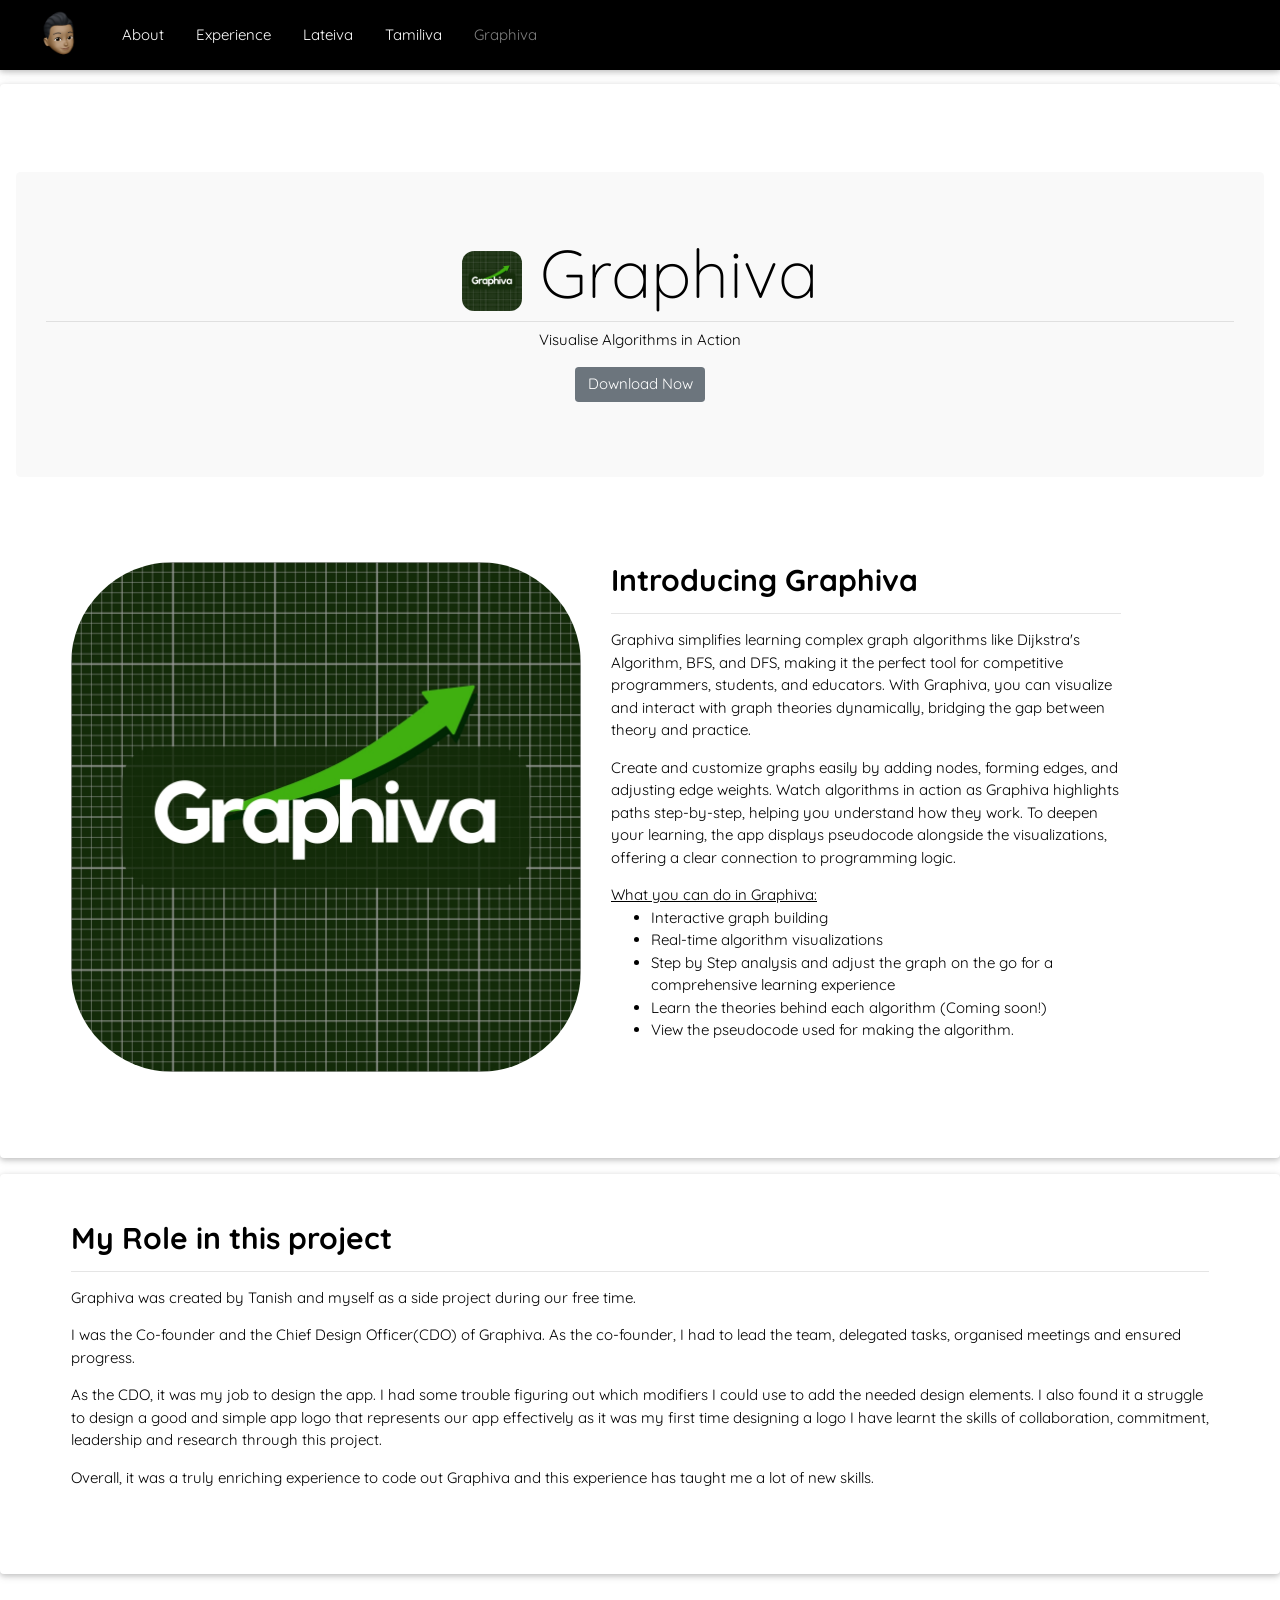
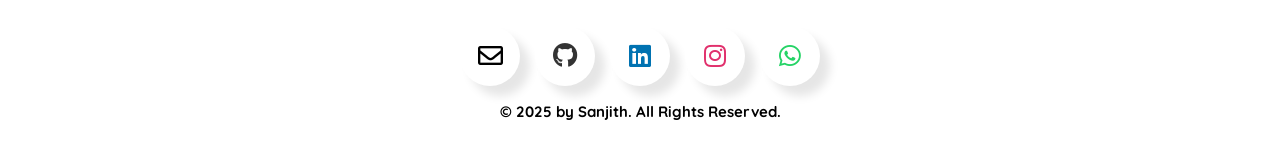
<file: graphiva.html>
<!DOCTYPE html>
<html lang="en">

<head>
    <meta charset="utf-8" />
    <meta name="viewport" content="width=device-width, initial-scale=1" />
    <meta name="google-site-verification" content="Cf__WT19N1aIlN2kVkUan9kuQSniuHA7CBGdggHxKS0" />
    <link rel="stylesheet" href="https://www.w3schools.com/w3css/4/w3.css" />
    <link rel="stylesheet" href="https://fonts.googleapis.com/css?family=Quicksand" />
    <link rel="stylesheet" href="https://cdnjs.cloudflare.com/ajax/libs/font-awesome/5.15.3/css/all.min.css" />
    <link rel="stylesheet" href="https://cdn.jsdelivr.net/npm/bootstrap@4.6.1/dist/css/bootstrap.min.css" integrity="sha384-zCbKRCUGaJDkqS1kPbPd7TveP5iyJE0EjAuZQTgFLD2ylzuqKfdKlfG/eSrtxUkn" crossorigin="anonymous" />
    <link href="https://vjs.zencdn.net/7.18.1/video-js.css" rel="stylesheet" />
    <script src="https://vjs.zencdn.net/ie8/1.1.2/videojs-ie8.min.js"></script>
    <title>Graphiva</title>
    <link rel="stylesheet" href="styles.css" />
    <link rel="icon" type="image/png" href="Assets/Apps/GraphivaLogo.png" />
    <script src="index.js"></script>
    <script language="JavaScript">
        window.onload = function() {
            document.addEventListener(
                "contextmenu",
                function(e) {
                    e.preventDefault();
                },
                false
            );
            document.addEventListener(
                "keydown",
                function(e) {
                    //document.onkeydown = function(e) {
                    // "I" key
                    if (e.ctrlKey && e.shiftKey && e.keyCode == 73) {
                        disabledEvent(e);
                    }
                    // "J" key
                    if (e.ctrlKey && e.shiftKey && e.keyCode == 74) {
                        disabledEvent(e);
                    }
                    // "S" key + macOS
                    if (
                        e.keyCode == 83 &&
                        (navigator.platform.match("Mac") ? e.metaKey : e.ctrlKey)
                    ) {
                        disabledEvent(e);
                    }
                    // "U" key
                    if (e.ctrlKey && e.keyCode == 85) {
                        disabledEvent(e);
                    }
                    // "F12" key
                    if (event.keyCode == 123) {
                        disabledEvent(e);
                    }
                },
                false
            );

            function disabledEvent(e) {
                if (e.stopPropagation) {
                    e.stopPropagation();
                } else if (window.event) {
                    window.event.cancelBubble = true;
                }
                e.preventDefault();
                return false;
            }
        };
        //edit: removed ";" from last "}" because of javascript error
    </script>
    <noscript>You need to enable JavaScript to view the full site.</noscript>
</head>

<body class="example">
    <nav class="w3-bar w3-black w3-card w3-top topnav" id="myTopnav" style="
        position: fixed;
        top: 0;
        display: flex;
        align-items: center;
        overflow: hidden;
      ">
        <a href="/">
            <img src="Assets/Logo.png" class="w3-bar-item w3-button w3-hover-black w3-hover-text-grey first" />
        </a>
        <a href="/" class="w3-mobile w3-left w3-bar-item w3-button w3-hover-black w3-hover-text-grey w3-padding-16">About</a>

        <a href="experience" class="w3-mobile w3-left w3-bar-item w3-button w3-hover-black w3-hover-text-grey w3-padding-16">Experience</a>
        <!-- <a href="biotech" class="w3-mobile w3-left w3-bar-item w3-button w3-hover-black w3-hover-text-grey w3-padding-16">Biotechnology</a>
        <a href="programming" class="w3-mobile w3-left w3-bar-item w3-button w3-hover-black w3-hover-text-grey w3-padding-16">Programming</a> -->
        <a href="lateiva" class="w3-mobile w3-left w3-bar-item w3-button w3-hover-black w3-hover-text-grey w3-padding-16">Lateiva</a>
        <a href="tamiliva" class="w3-mobile w3-left w3-bar-item w3-button w3-hover-black w3-hover-text-grey w3-padding-16">Tamiliva</a>
        <a href="graphiva" class="w3-mobile active w3-left w3-bar-item w3-button w3-hover-black w3-hover-text-grey w3-padding-16">Graphiva</a>

        <a href="javascript:void(0);" class="icon" style="margin-right: 16px">
            <div class="container" onclick="myFunction(this);">
                <div class="bar1"></div>
                <div class="bar2"></div>
                <div class="bar3"></div>
            </div>
        </a>
    </nav>
    <br />

    <div class="w3-content w3-margin-top" style="max-width: 1400px; padding-top: 30px">
        <div style="padding-top: 15px">
            <div class="w3-container w3-card w3-white w3-margin-bottom w3-round w3-mobile">
                <br />
                <div class="w3-content w3-margin-top" style="max-width: 1400px; padding-top: 50px">
                    <div class="jumbotron text-center">
                        <h1 class="display-3">
                            <img src="Assets/Apps/GraphivaLogo.png" alt="Graphiva" width="60" height="" style="border-radius: 20%;" />
                            Graphiva
                        </h1>
                        <hr class="my-2" />
                        <p>Visualise Algorithms in Action</p>
                        <p class="lead">
                            <a class="btn bg-secondary text-white" href="https://app.sanjith.net/graphiva" target="_blank" rel="noopener noreferrer" role="button">Download Now</a>
                        </p>
                    </div>

                    <section id="about Lateiva">
                        <div class="container p-5">
                            <div class="row">
                                <div class="col-md-6" style="padding-bottom: 30px">
                                    <img src="Assets/Apps/GraphivaLogo.png" alt="App Icon" class="img-fluid" style="border-radius: 20%;"/>
                                </div>
                                <div class="col-md-6">
                                    <h2>
                                        <b>Introducing Graphiva</b>
                                    </h2>
                                    <hr />
                                    <p>
                                        Graphiva simplifies learning complex graph algorithms like Dijkstra's Algorithm, BFS, and DFS, 
                                        making it the perfect tool for competitive programmers, students, and educators. 
                                        With Graphiva, you can visualize and interact with graph theories dynamically, 
                                        bridging the gap between theory and practice.
                                    </p>
                                    <p>
                                        Create and customize graphs easily by adding nodes, forming edges, and adjusting edge weights. 
                                        Watch algorithms in action as Graphiva highlights paths step-by-step, helping you understand how they work. 
                                        To deepen your learning, the app displays pseudocode alongside the visualizations, 
                                        offering a clear connection to programming logic.
                                    </p>
                                    <u>What you can do in Graphiva: </u>
                                    <ul>
                                        <li>Interactive graph building</li>
                                        <li>
                                            Real-time algorithm visualizations
                                        </li>
                                        <li>Step by Step analysis and adjust the graph on the go for a comprehensive learning experience</li>
                                        <li>
                                            Learn the theories behind each algorithm (Coming soon!)
                                        </li>
                                        <li>
                                            View the pseudocode used for making the algorithm.
                                        </li>
                                    </ul>
                                </div>
                            </div>
                        </div>
                    </section>
                </div>
            </div>

            <div class="w3-container w3-card w3-white w3-margin-bottom w3-round w3-mobile">
                <div class="w3-content w3-margin-top" style="max-width: 1400px; padding-bottom: 30px; padding-top: 10px">
                    <div id="lateivaroleme" style="
                padding-bottom: 40px;
                padding-top: 20px;
                padding-right: 55px;
                padding-left: 55px;
              ">
                        <h2>
                            <b>My Role in this project</b>
                        </h2>

                        <hr />
                        <p>
                            Graphiva was created by Tanish and myself as a side project during our free time.
                        </p>
                        <p>
                            I was the Co-founder and the Chief Design
                            Officer(CDO) of Graphiva. As the co-founder, I had to lead the team, delegated tasks,
                            organised meetings and ensured progress.
                        </p>
                        <p>
                            As the CDO, it was my job to design the app. I had some trouble figuring out
                            which modifiers I could use to add the needed design elements. I also found it a struggle to
                            design a good and simple app logo that represents our
                            app effectively as it was my first time designing a logo I
                            have learnt the skills of collaboration, commitment, leadership
                            and research through this project.
                        </p>
                        <p>Overall, it was a truly enriching experience to code out Graphiva and this experience has taught me a lot of new skills.</p>
                    </div>
                </div>
            </div>
        </div>
    </div>

    <script src="index.js"></script>
    <script src="https://cdn.jsdelivr.net/npm/jquery@3.5.1/dist/jquery.slim.min.js" integrity="sha384-DfXdz2htPH0lsSSs5nCTpuj/zy4C+OGpamoFVy38MVBnE+IbbVYUew+OrCXaRkfj" crossorigin="anonymous"></script>
    <script src="https://cdn.jsdelivr.net/npm/bootstrap@4.6.1/dist/js/bootstrap.bundle.min.js" integrity="sha384-fQybjgWLrvvRgtW6bFlB7jaZrFsaBXjsOMm/tB9LTS58ONXgqbR9W8oWht/amnpF" crossorigin="anonymous"></script>
    <script src="https://vjs.zencdn.net/7.18.1/video.min.js"></script>
</body>

<footer class="w3-white w3-padding-16">
    <div class="wrapper" id="footerwrapper">
        <a href="mailto:sanjithsethu@gmail.com" target="_blank" rel="noopener noreferrer">
            <div class="button" id="gmail">
                <div class="icon">
                    <i class="far fa-envelope"></i>
                </div>
                <span>Email</span>
            </div>
        </a>
        
        <a href="https://github.com/Sanjith7146" target="_blank" rel="noopener noreferrer">
            <div id="gh" class="button">
                <div class="icon">
                    <i class="fab fa-github"></i>
                </div>
                <span>Github</span>
            </div>
        </a>
        
        
        <a href="https://www.linkedin.com/in/sanjithsethu" target="_blank" rel="noopener noreferrer">
            <div id="in" class="button">
                <div class="icon">
                    <i class="fab fa-linkedin"></i>
                </div>
                <span>LinkedIn</span>
            </div>
        </a>
        
        
        <a href="https://www.instagram.com/sanjith7146/" target="_blank" rel="noopener noreferrer">
            <div id="insta" class="button">
                <div class="icon">
                    <i class="fab fa-instagram"></i>
                </div>
                <span>Instagram</span>
            </div>
        </a>
        
        <a href="https://api.whatsapp.com/send/?phone=+6584226317&text=Hello%21+I+saw+your+website+and+I+would+like+to+have+a+little+chat+with+you!&app_absent=0" target="_blank" rel="noopener noreferrer">
            <div class="button" id="whatsapp">
                <div class="icon">
                    <i class="fab fa-whatsapp"></i>
                </div>
                <span>Whatsapp</span>
            </div>
        </a>
    </div>
    
    <p class="attr" id="footerwrapper2">
        <b> &copy; 2025 by Sanjith. All Rights Reserved.</b>
    </p>
</footer>

</html>
</file>
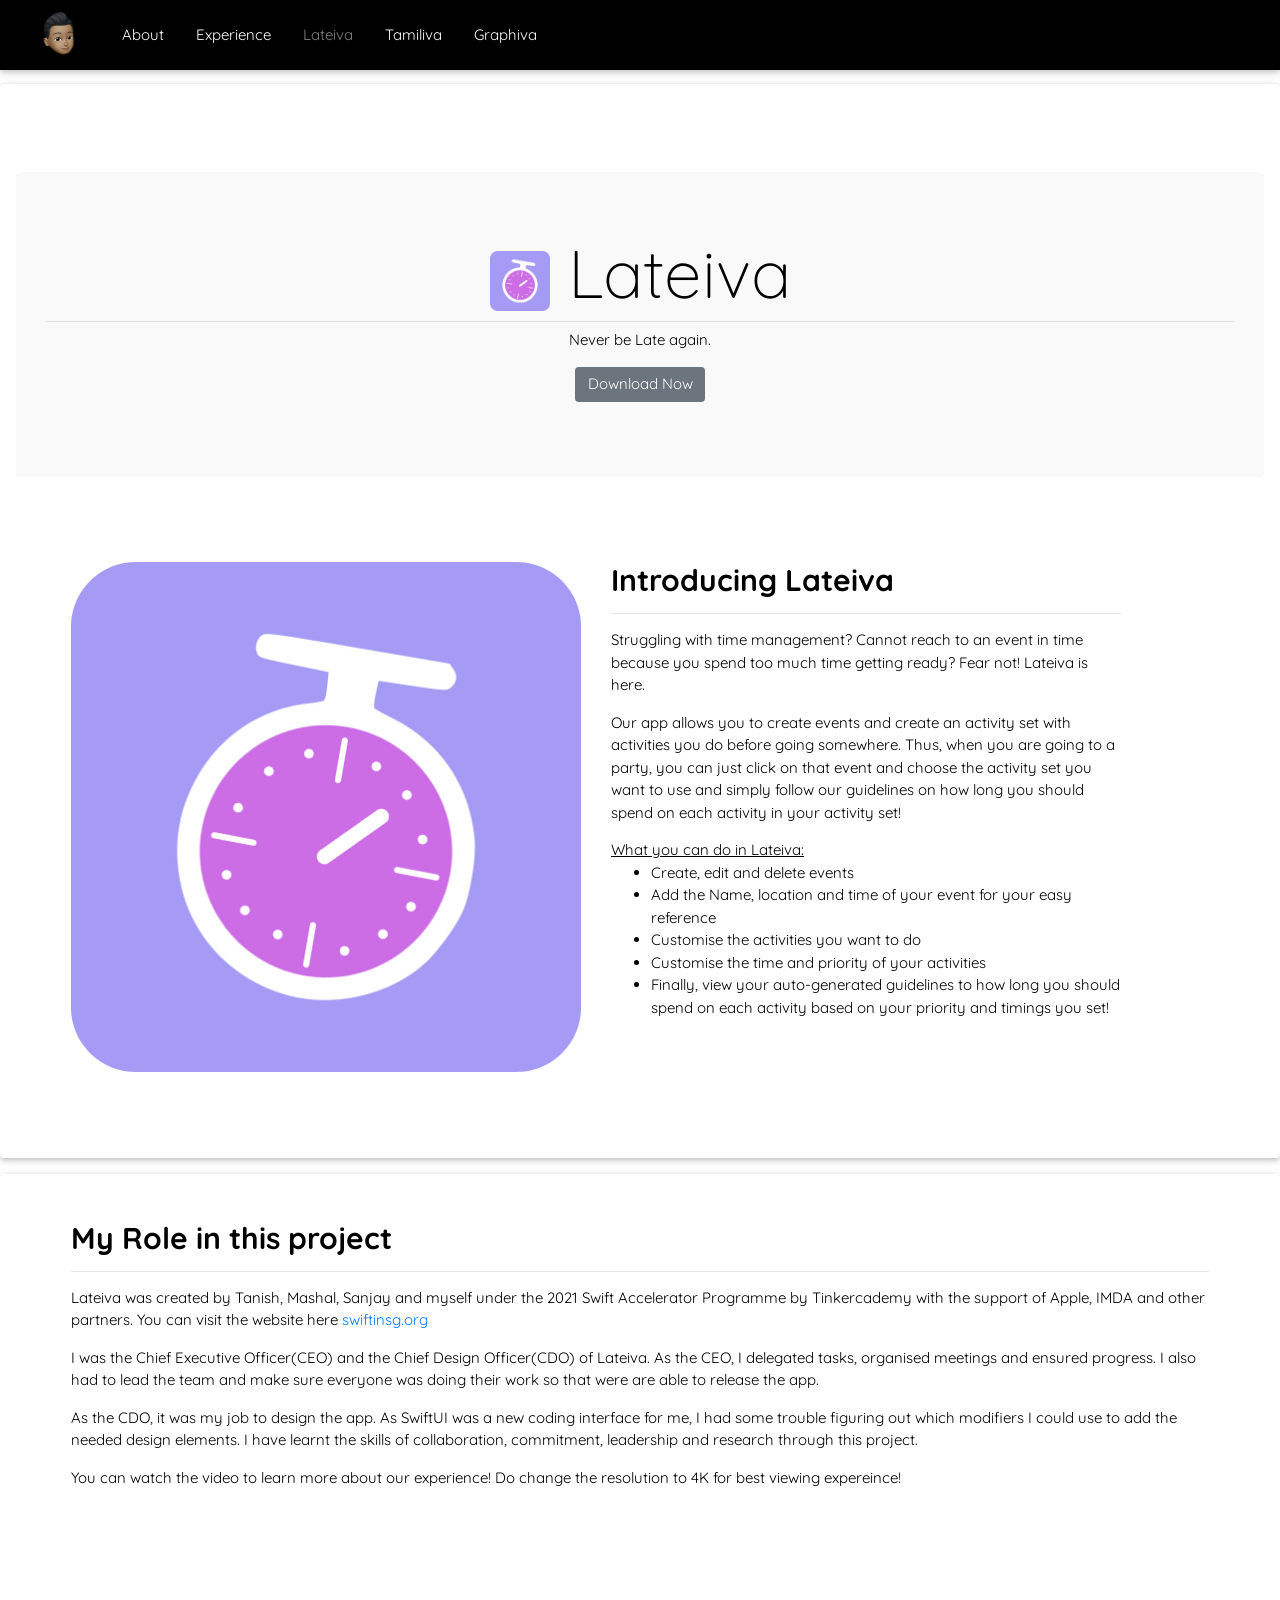
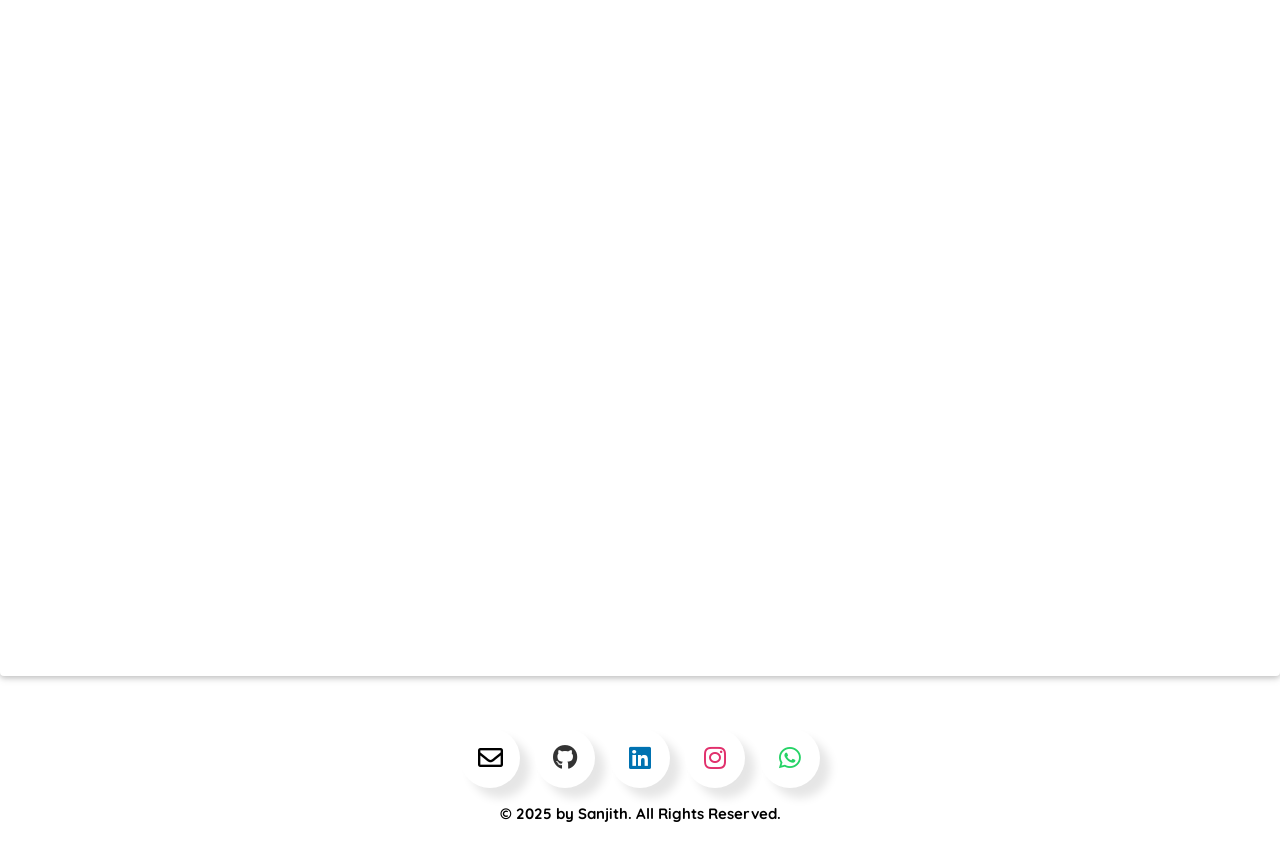
<file: lateiva.html>
<!DOCTYPE html>
<html lang="en">

<head>
    <meta charset="utf-8" />
    <meta name="viewport" content="width=device-width, initial-scale=1" />
    <meta name="google-site-verification" content="Cf__WT19N1aIlN2kVkUan9kuQSniuHA7CBGdggHxKS0" />
    <link rel="stylesheet" href="https://www.w3schools.com/w3css/4/w3.css" />
    <link rel="stylesheet" href="https://fonts.googleapis.com/css?family=Quicksand" />
    <link rel="stylesheet" href="https://cdnjs.cloudflare.com/ajax/libs/font-awesome/5.15.3/css/all.min.css" />
    <link rel="stylesheet" href="https://cdn.jsdelivr.net/npm/bootstrap@4.6.1/dist/css/bootstrap.min.css" integrity="sha384-zCbKRCUGaJDkqS1kPbPd7TveP5iyJE0EjAuZQTgFLD2ylzuqKfdKlfG/eSrtxUkn" crossorigin="anonymous" />
    <link href="https://vjs.zencdn.net/7.18.1/video-js.css" rel="stylesheet" />
    <script src="https://vjs.zencdn.net/ie8/1.1.2/videojs-ie8.min.js"></script>
    <title>Lateiva</title>
    <link rel="stylesheet" href="styles.css" />
    <link rel="icon" type="image/png" href="Assets/Logo.png" />
    <script src="index.js"></script>
    <script language="JavaScript">
        window.onload = function() {
            document.addEventListener(
                "contextmenu",
                function(e) {
                    e.preventDefault();
                },
                false
            );
            document.addEventListener(
                "keydown",
                function(e) {
                    //document.onkeydown = function(e) {
                    // "I" key
                    if (e.ctrlKey && e.shiftKey && e.keyCode == 73) {
                        disabledEvent(e);
                    }
                    // "J" key
                    if (e.ctrlKey && e.shiftKey && e.keyCode == 74) {
                        disabledEvent(e);
                    }
                    // "S" key + macOS
                    if (
                        e.keyCode == 83 &&
                        (navigator.platform.match("Mac") ? e.metaKey : e.ctrlKey)
                    ) {
                        disabledEvent(e);
                    }
                    // "U" key
                    if (e.ctrlKey && e.keyCode == 85) {
                        disabledEvent(e);
                    }
                    // "F12" key
                    if (event.keyCode == 123) {
                        disabledEvent(e);
                    }
                },
                false
            );

            function disabledEvent(e) {
                if (e.stopPropagation) {
                    e.stopPropagation();
                } else if (window.event) {
                    window.event.cancelBubble = true;
                }
                e.preventDefault();
                return false;
            }
        };
        //edit: removed ";" from last "}" because of javascript error
    </script>
    <noscript>You need to enable JavaScript to view the full site.</noscript>
</head>

<body class="example">
    <nav class="w3-bar w3-black w3-card w3-top topnav" id="myTopnav" style="
        position: fixed;
        top: 0;
        display: flex;
        align-items: center;
        overflow: hidden;
      ">
        <a href="/">
            <img src="Assets/Logo.png" class="w3-bar-item w3-button w3-hover-black w3-hover-text-grey first" />
        </a>
        <a href="/" class="w3-mobile w3-left w3-bar-item w3-button w3-hover-black w3-hover-text-grey w3-padding-16">About</a>

        <a href="experience" class="w3-mobile w3-left w3-bar-item w3-button w3-hover-black w3-hover-text-grey w3-padding-16">Experience</a>
        <!-- <a href="biotech" class="w3-mobile w3-left w3-bar-item w3-button w3-hover-black w3-hover-text-grey w3-padding-16">Biotechnology</a>
        <a href="programming" class="w3-mobile w3-left w3-bar-item w3-button w3-hover-black w3-hover-text-grey w3-padding-16">Programming</a> -->
        <a href="lateiva" class="w3-mobile active w3-left w3-bar-item w3-button w3-hover-black w3-hover-text-grey w3-padding-16">Lateiva</a>
        <a href="tamiliva" class="w3-mobile w3-left w3-bar-item w3-button w3-hover-black w3-hover-text-grey w3-padding-16">Tamiliva</a>
        <a href="graphiva" class="w3-mobile w3-left w3-bar-item w3-button w3-hover-black w3-hover-text-grey w3-padding-16">Graphiva</a>

        <a href="javascript:void(0);" class="icon" style="margin-right: 16px">
            <div class="container" onclick="myFunction(this);">
                <div class="bar1"></div>
                <div class="bar2"></div>
                <div class="bar3"></div>
            </div>
        </a>
    </nav>
    <br />

    <div class="w3-content w3-margin-top" style="max-width: 1400px; padding-top: 30px">
        <div style="padding-top: 15px">
            <div class="w3-container w3-card w3-white w3-margin-bottom w3-round w3-mobile">
                <br />
                <div class="w3-content w3-margin-top" style="max-width: 1400px; padding-top: 50px">
                    <div class="jumbotron text-center">
                        <h1 class="display-3">
                            <img src="Assets/Apps/LateivaLogo.png" alt="Lateiva" width="60" height="" />
                            Lateiva
                        </h1>
                        <hr class="my-2" />
                        <p>Never be Late again.</p>
                        <p class="lead">
                            <a class="btn bg-secondary text-white" href="https://go.sanjith.net/lateiva" target="_blank" rel="noopener noreferrer" role="button">Download Now</a>
                        </p>
                    </div>

                    <section id="about Lateiva">
                        <div class="container p-5">
                            <div class="row">
                                <div class="col-md-6" style="padding-bottom: 30px">
                                    <img src="Assets/Apps/LateivaLogo.png" alt="App Icon" class="img-fluid" />
                                </div>
                                <div class="col-md-6">
                                    <h2>
                                        <b>Introducing Lateiva</b>
                                    </h2>
                                    <hr />
                                    <p>
                                        Struggling with time management? Cannot reach to an event
                                        in time because you spend too much time getting ready?
                                        Fear not! Lateiva is here.
                                    </p>
                                    <p>
                                        Our app allows you to create events and create an activity
                                        set with activities you do before going somewhere. Thus,
                                        when you are going to a party, you can just click on that
                                        event and choose the activity set you want to use and
                                        simply follow our guidelines on how long you should spend
                                        on each activity in your activity set!
                                    </p>
                                    <u>What you can do in Lateiva: </u>
                                    <ul>
                                        <li>Create, edit and delete events</li>
                                        <li>
                                            Add the Name, location and time of your event for your
                                            easy reference
                                        </li>
                                        <li>Customise the activities you want to do</li>
                                        <li>
                                            Customise the time and priority of your activities
                                        </li>
                                        <li>
                                            Finally, view your auto-generated guidelines to how long
                                            you should spend on each activity based on your priority
                                            and timings you set!
                                        </li>
                                    </ul>
                                </div>
                            </div>
                        </div>
                    </section>
                </div>
            </div>

            <div class="w3-container w3-card w3-white w3-margin-bottom w3-round w3-mobile">
                <div class="w3-content w3-margin-top" style="max-width: 1400px; padding-bottom: 30px; padding-top: 10px">
                    <div id="lateivaroleme" style="
                padding-bottom: 40px;
                padding-top: 20px;
                padding-right: 55px;
                padding-left: 55px;
              ">
                        <h2>
                            <b>My Role in this project</b>
                        </h2>

                        <hr />
                        <p>
                            Lateiva was created by Tanish, Mashal, Sanjay and myself under
                            the 2021 Swift Accelerator Programme by Tinkercademy with the
                            support of Apple, IMDA and other partners. You can visit the
                            website here
                            <a href="https://swiftinsg.org/about" target="_blank" rel="noopener noreferrer">swiftinsg.org</a>
                        </p>
                        <p>
                            I was the Chief Executive Officer(CEO) and the Chief Design
                            Officer(CDO) of Lateiva. As the CEO, I delegated tasks,
                            organised meetings and ensured progress. I also had to lead the
                            team and make sure everyone was doing their work so that were
                            are able to release the app.
                        </p>
                        <p>
                            As the CDO, it was my job to design the app. As SwiftUI was a
                            new coding interface for me, I had some trouble figuring out
                            which modifiers I could use to add the needed design elements. I
                            have learnt the skills of collaboration, commitment, leadership
                            and research through this project.
                        </p>
                        <p>You can watch the video to learn more about our experience! Do change the resolution to 4K for best viewing expereince!</p>
                    </div>

                    <div class="videoWrapper" style="padding-right: 50px; padding-left: 50px;--aspect-ratio: 16/9;">
                        <iframe width="1600" height="900" src="https://www.youtube.com/embed/bepLNNzaEeY?controls=1?vq=hd1080" allowfullscreen="allowfullscreen" mozallowfullscreen="mozallowfullscreen" msallowfullscreen="msallowfullscreen" oallowfullscreen="oallowfullscreen" webkitallowfullscreen="webkitallowfullscreen">
                            <p style="font-size: 110%">
                                <em><strong>Video:</strong> There is video here but your
                                    browser version does not support iframes.</em>
                                Please update your browser to its current version and try
                                again. Alternatively, you can vist:
                                <a href="https://www.youtube.com/watch?v=bepLNNzaEeY" target="_blank" rel="noopener noreferrer">this link here</a>
                            </p>
                        </iframe>
                    </div>
                </div>
            </div>
        </div>
    </div>

    <script src="index.js"></script>
    <script src="https://cdn.jsdelivr.net/npm/jquery@3.5.1/dist/jquery.slim.min.js" integrity="sha384-DfXdz2htPH0lsSSs5nCTpuj/zy4C+OGpamoFVy38MVBnE+IbbVYUew+OrCXaRkfj" crossorigin="anonymous"></script>
    <script src="https://cdn.jsdelivr.net/npm/bootstrap@4.6.1/dist/js/bootstrap.bundle.min.js" integrity="sha384-fQybjgWLrvvRgtW6bFlB7jaZrFsaBXjsOMm/tB9LTS58ONXgqbR9W8oWht/amnpF" crossorigin="anonymous"></script>
    <script src="https://vjs.zencdn.net/7.18.1/video.min.js"></script>
</body>

<footer class="w3-white w3-padding-16">
    <div class="wrapper" id="footerwrapper">
        <a href="mailto:hello@sanjith.net" target="_blank" rel="noopener noreferrer">
            <div class="button" id="gmail">
                <div class="icon">
                    <i class="far fa-envelope"></i>
                </div>
                <span>Email</span>
            </div>
        </a>
        
        <a href="https://github.com/Sanjith7146" target="_blank" rel="noopener noreferrer">
            <div id="gh" class="button">
                <div class="icon">
                    <i class="fab fa-github"></i>
                </div>
                <span>Github</span>
            </div>
        </a>
        
        
        <a href="https://www.linkedin.com/in/sanjithsethu" target="_blank" rel="noopener noreferrer">
            <div id="in" class="button">
                <div class="icon">
                    <i class="fab fa-linkedin"></i>
                </div>
                <span>LinkedIn</span>
            </div>
        </a>
        
        
        <a href="https://www.instagram.com/sanjith7146/" target="_blank" rel="noopener noreferrer">
            <div id="insta" class="button">
                <div class="icon">
                    <i class="fab fa-instagram"></i>
                </div>
                <span>Instagram</span>
            </div>
        </a>
        
        <a href="https://api.whatsapp.com/send/?phone=+6584226317&text=Hello%21+I+saw+your+website+and+I+would+like+to+have+a+little+chat+with+you!&app_absent=0" target="_blank" rel="noopener noreferrer">
            <div class="button" id="whatsapp">
                <div class="icon">
                    <i class="fab fa-whatsapp"></i>
                </div>
                <span>Whatsapp</span>
            </div>
        </a>
    </div>
    
    <p class="attr" id="footerwrapper2">
        <b> &copy; 2025 by Sanjith. All Rights Reserved.</b>
    </p>
</footer>

</html>
</file>
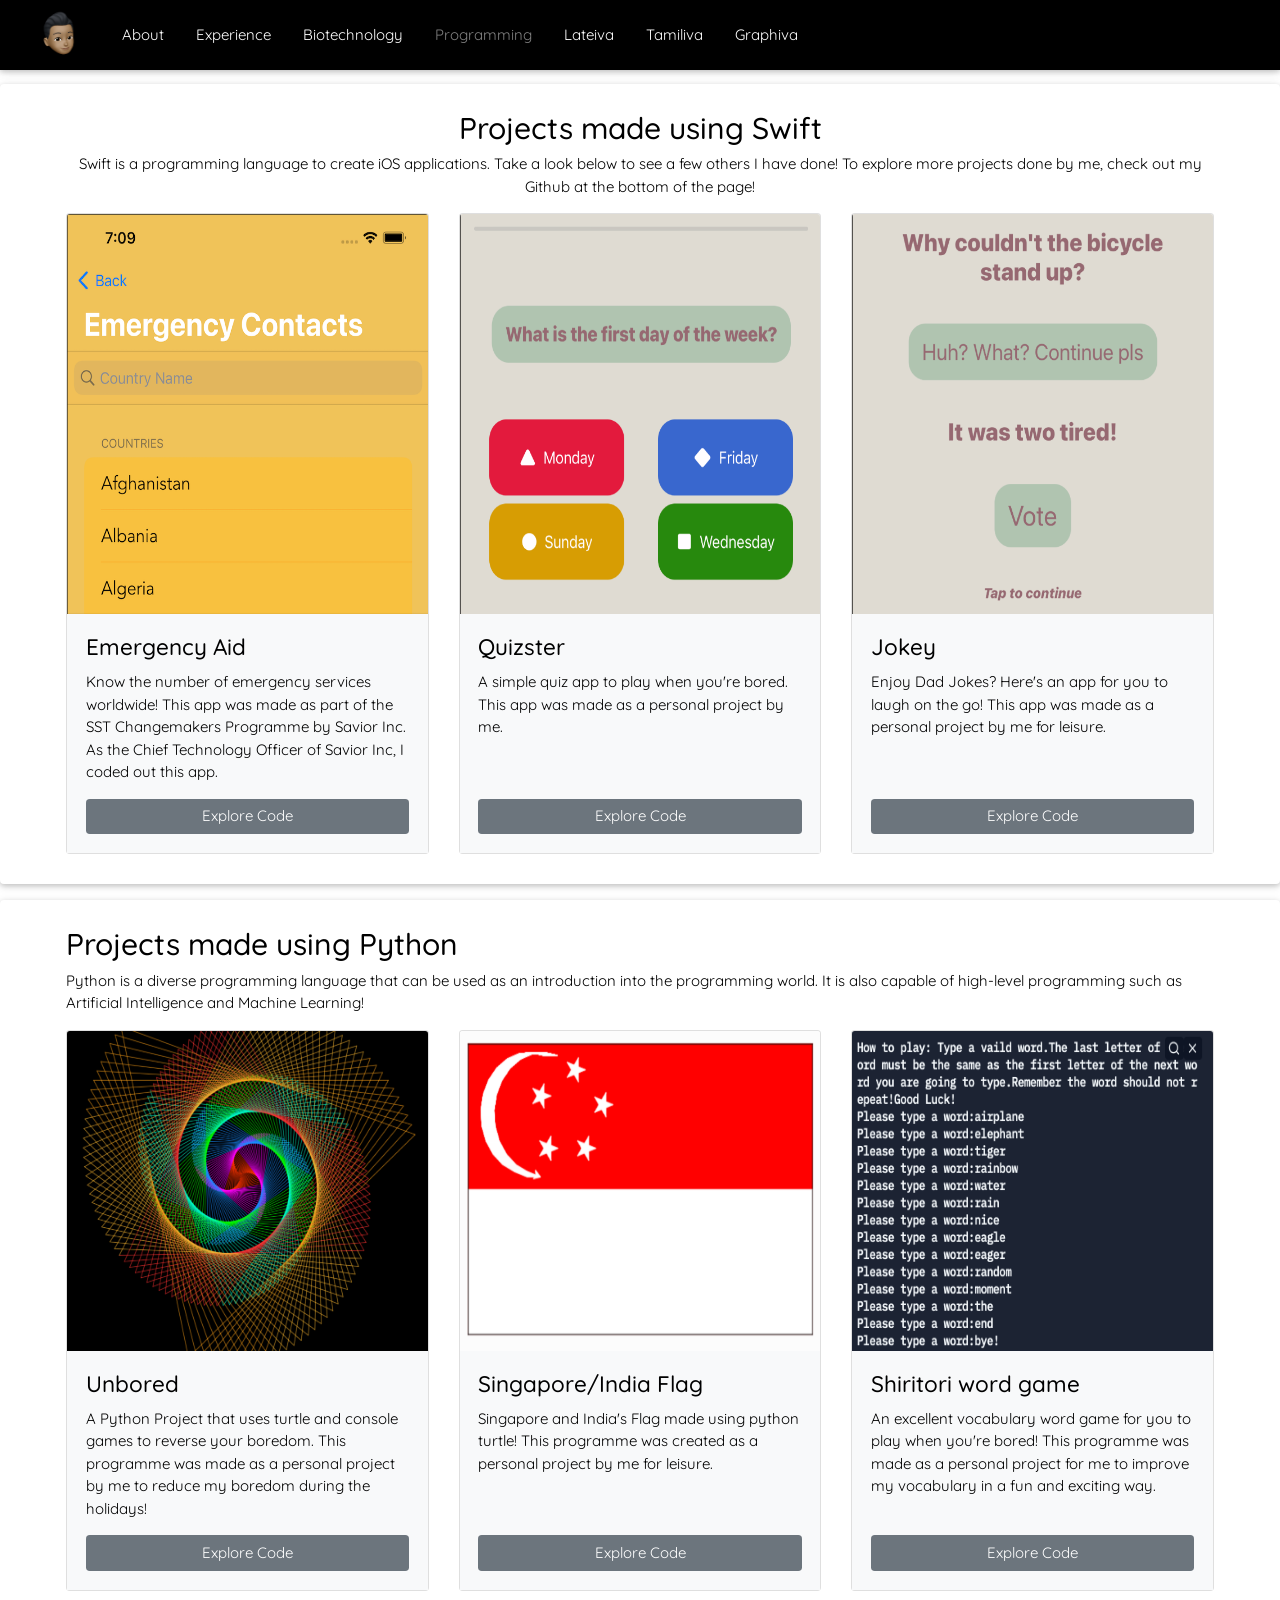
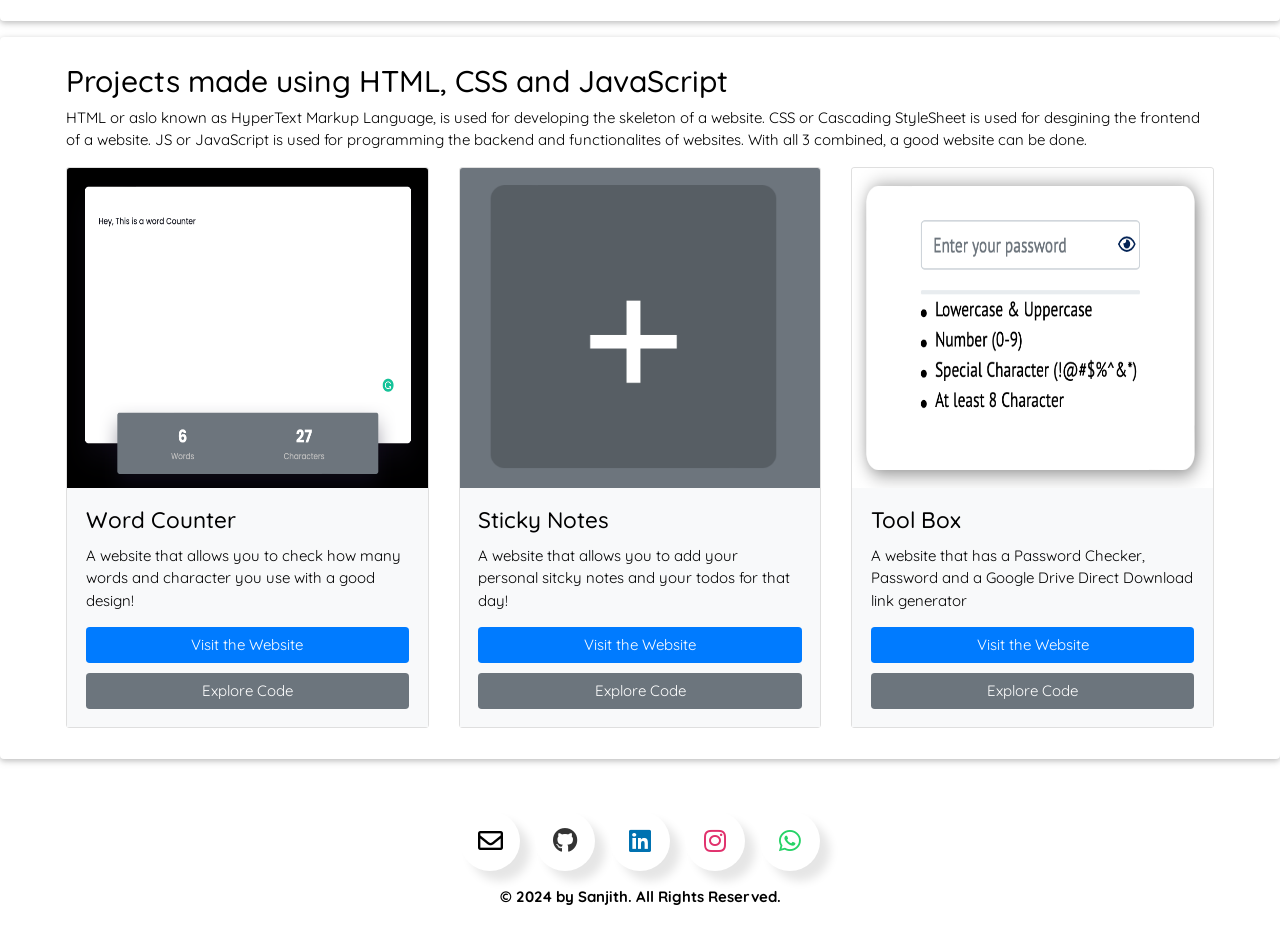
<file: programming.html>
<!DOCTYPE html>
<html lang="en">

<head>
    <meta charset="utf-8" />
    <meta name="viewport" content="width=device-width, initial-scale=1" />
    <meta name="google-site-verification" content="Cf__WT19N1aIlN2kVkUan9kuQSniuHA7CBGdggHxKS0" />
    <link rel="stylesheet" href="https://www.w3schools.com/w3css/4/w3.css" />
    <link rel="stylesheet" href="https://fonts.googleapis.com/css?family=Quicksand" />
    <link rel="stylesheet" href="https://cdnjs.cloudflare.com/ajax/libs/font-awesome/5.15.3/css/all.min.css" />
    <link rel="stylesheet" href="https://cdn.jsdelivr.net/npm/bootstrap@4.6.1/dist/css/bootstrap.min.css" integrity="sha384-zCbKRCUGaJDkqS1kPbPd7TveP5iyJE0EjAuZQTgFLD2ylzuqKfdKlfG/eSrtxUkn" crossorigin="anonymous" />
    <title>Programming</title>
    <link rel="stylesheet" href="styles.css" />
    <link rel="icon" type="image/png" href="Assets/Logo.png" />
    <script src="index.js"></script>
    <script language="JavaScript">
        window.onload = function() {
            document.addEventListener(
                "contextmenu",
                function(e) {
                    e.preventDefault();
                },
                false
            );
            document.addEventListener(
                "keydown",
                function(e) {
                    //document.onkeydown = function(e) {
                    // "I" key
                    if (e.ctrlKey && e.shiftKey && e.keyCode == 73) {
                        disabledEvent(e);
                    }
                    // "J" key
                    if (e.ctrlKey && e.shiftKey && e.keyCode == 74) {
                        disabledEvent(e);
                    }
                    // "S" key + macOS
                    if (
                        e.keyCode == 83 &&
                        (navigator.platform.match("Mac") ? e.metaKey : e.ctrlKey)
                    ) {
                        disabledEvent(e);
                    }
                    // "U" key
                    if (e.ctrlKey && e.keyCode == 85) {
                        disabledEvent(e);
                    }
                    // "F12" key
                    if (event.keyCode == 123) {
                        disabledEvent(e);
                    }
                },
                false
            );

            function disabledEvent(e) {
                if (e.stopPropagation) {
                    e.stopPropagation();
                } else if (window.event) {
                    window.event.cancelBubble = true;
                }
                e.preventDefault();
                return false;
            }
        };
        //edit: removed ";" from last "}" because of javascript error
    </script>
    <noscript>You need to enable JavaScript to view the full site.</noscript>
</head>

<body class="example">
    <nav class="w3-bar w3-black w3-card w3-top topnav" id="myTopnav" style="
        position: fixed;
        top: 0;
        display: flex;
        align-items: center;
        overflow: hidden;
      ">
        <a href="/">
            <img src="Assets/Logo.png" class="w3-bar-item w3-button w3-hover-black w3-hover-text-grey first" />
        </a>
        <a href="/" class="w3-mobile w3-left w3-bar-item w3-button w3-hover-black w3-hover-text-grey w3-padding-16">About</a>

        <a href="experience" class="w3-mobile w3-left w3-bar-item w3-button w3-hover-black w3-hover-text-grey w3-padding-16">Experience</a>
        <a href="biotech" class="w3-mobile w3-left w3-bar-item w3-button w3-hover-black w3-hover-text-grey w3-padding-16">Biotechnology</a>
        <a href="programming" class="w3-mobile active w3-left w3-bar-item w3-button w3-hover-black w3-hover-text-grey w3-padding-16">Programming</a>
        <a href="lateiva" class="w3-mobile w3-left w3-bar-item w3-button w3-hover-black w3-hover-text-grey w3-padding-16">Lateiva</a>
        <a href="tamiliva" class="w3-mobile w3-left w3-bar-item w3-button w3-hover-black w3-hover-text-grey w3-padding-16">Tamiliva</a>
        <a href="graphiva" class="w3-mobile w3-left w3-bar-item w3-button w3-hover-black w3-hover-text-grey w3-padding-16">Graphiva</a>

        <a href="javascript:void(0);" class="icon" style="margin-right: 16px">
            <div class="container" onclick="myFunction(this);">
                <div class="bar1"></div>
                <div class="bar2"></div>
                <div class="bar3"></div>
            </div>
        </a>
    </nav>
    <br />

    <div class="w3-content w3-margin-top" style="max-width: 1400px; padding-top: 30px">
        <div style="padding-top: 15px"></div>

        <div class="w3-container w3-card w3-white w3-margin-bottom w3-round w3-mobile">
            <div class="w3-content w3-margin-top" style="max-width: 1400px; padding-bottom: 30px; padding-top: 10px;">
                <section id="Swift" style="padding-left: 50px; padding-right: 50px">
                    <h2 style="text-align: center">Projects made using Swift</h2>
                    <p style="text-align: center">
                        Swift is a programming language to create iOS applications.
                        Take a look below to see a few others I have done! To explore more projects
                        done by me, check out my Github at the bottom of the page!
                    </p>
                    <div class="card-deck">
                        <div class="card">
                            <img class="card-img-top" src="Assets/Coding/Swift/EmergencyAid.png" alt="App" height="400" width="" />
                            <div class="card-body bg-light d-flex flex-column">
                                <h4 class="card-title">Emergency Aid</h4>
                                <p class="card-text">
                                    Know the number of emergency services worldwide! This app
                                    was made as part of the SST Changemakers Programme by Savior
                                    Inc. As the Chief Technology Officer of Savior Inc, I coded
                                    out this app.
                                </p>
                                <a href="https://github.com/Sanjith7146/Emergency_Aid" class="mt-auto btn bg-secondary text-white" target="_blank" rel="noopener noreferrer">Explore Code</a>
                            </div>
                        </div>

                        <div class="card">
                            <img class="card-img-top" src="Assets/Coding/Swift/Quizster.png" alt="Card image cap" height="400" width="" />
                            <div class="card-body bg-light d-flex flex-column">
                                <h4 class="card-title">Quizster</h4>
                                <p class="card-text">
                                    A simple quiz app to play when you're bored. This app was
                                    made as a personal project by me.
                                </p>
                                <a href="https://github.com/Sanjith7146/Quiz_App" class="mt-auto btn bg-secondary text-white" target="_blank" rel="noopener noreferrer">Explore Code</a>
                            </div>
                        </div>

                        <div class="card">
                            <img class="card-img-top" src="Assets/Coding/Swift/Joker.png" alt="Card image cap" height="400" width="" />
                            <div class="card-body bg-light d-flex flex-column">
                                <h4 class="card-title">Jokey</h4>
                                <p class="card-text">
                                    Enjoy Dad Jokes? Here's an app for you to laugh on the go!
                                    This app was made as a personal project by me for leisure.
                                </p>
                                <a href="https://github.com/Sanjith7146/Jokes" class="mt-auto btn bg-secondary text-white" target="_blank" rel="noopener noreferrer">Explore Code</a>
                            </div>
                        </div>
                    </div>
                </section>
            </div>
        </div>

        <div class="w3-container w3-card w3-white w3-margin-bottom w3-round w3-mobile">
            <div class="w3-content w3-margin-top" style="max-width: 1400px; padding-bottom: 30px; padding-top: 10px">
                <section id="Python" style="padding-left: 50px; padding-right: 50px">
                    <h2>Projects made using Python</h2>
                    <p>
                        Python is a diverse programming language that can be used as an
                        introduction into the programming world. It is also capable of
                        high-level programming such as Artificial Intelligence and Machine
                        Learning!
                    </p>
                    <div class="card-deck">
                        <div class="card">
                            <img class="card-img-top" src="Assets/Coding/Python/Unbored.png" alt="Image" width="" height="320" />
                            <div class="card-body bg-light d-flex flex-column">
                                <h4 class="card-title">Unbored</h4>
                                <p class="card-text">
                                    A Python Project that uses turtle and console games to
                                    reverse your boredom. This programme was made as a personal
                                    project by me to reduce my boredom during the holidays!
                                </p>
                                <a href="https://github.com/Sanjith7146/Random-Project" class="mt-auto btn bg-secondary text-white" target="_blank" rel="noopener noreferrer">Explore Code</a>
                            </div>
                        </div>

                        <div class="card">
                            <img class="card-img-top" src="Assets/Coding/Python/Flag.png" alt="Image" width="" height="320" />
                            <div class="card-body bg-light d-flex flex-column">
                                <h4 class="card-title">Singapore/India Flag</h4>
                                <p class="card-text">
                                    Singapore and India's Flag made using python turtle! This
                                    programme was created as a personal project by me for
                                    leisure.
                                </p>
                                <a href="https://github.com/Sanjith7146/SG-IND-FLAG" class="mt-auto btn bg-secondary text-white" target="_blank" rel="noopener noreferrer">Explore Code</a>
                            </div>
                        </div>

                        <div class="card">
                            <img class="card-img-top" src="Assets/Coding/Python/WordGame.png" alt="Image" width="" height="320" />
                            <div class="card-body bg-light d-flex flex-column">
                                <h4 class="card-title">Shiritori word game</h4>
                                <p class="card-text">
                                    An excellent vocabulary word game for you to play when
                                    you're bored! This programme was made as a personal project
                                    for me to improve my vocabulary in a fun and exciting way.
                                </p>
                                <a href="https://github.com/Sanjith7146/-Shiritori-word-game" class="mt-auto btn bg-secondary text-white" target="_blank" rel="noopener noreferrer">Explore Code</a>
                            </div>
                        </div>
                    </div>
                </section>
            </div>
        </div>

        <div class="w3-container w3-card w3-white w3-margin-bottom w3-round w3-mobile">
            <div class="w3-content w3-margin-top" style="max-width: 1400px; padding-bottom: 30px; padding-top: 10px">
                <section id="html" style="padding-left: 50px; padding-right: 50px">
                    <h2>Projects made using HTML, CSS and JavaScript</h2>
                    <p>
                        HTML or aslo known as HyperText Markup Language, is used for developing the skeleton of a website. CSS or Cascading StyleSheet
                        is used for desgining the frontend of a website. JS or JavaScript is used for programming the backend and functionalites of websites.
                        With all 3 combined, a good website can be done.
                    </p>
                    <div class="card-deck">
                        <div class="card">
                            <img class="card-img-top" src="Assets/Coding/Web/WordCounter.png" alt="Image" width="" height="320" />
                            <div class="card-body bg-light d-flex flex-column">
                                <h4 class="card-title">Word Counter</h4>
                                <p class="card-text">
                                    A website that allows you to check how many words and character you use with a good design!
                                </p>
                                <a href="https://striped-warp-tablecloth.glitch.me" class="mt-auto btn bg-primary text-white" target="_blank" rel="noopener noreferrer"> Visit the Website</a>
                                <div style="padding-top:5px;padding-bottom:5px;">

                                </div>

                                <a href="https://github.com/Sanjith7146/WordCounter" class="mt-auto btn bg-secondary text-white" target="_blank" rel="noopener noreferrer">Explore Code</a>
                            </div>
                        </div>

                        <div class="card">
                            <img class="card-img-top" src="Assets/Coding/Web/StickyNotes.png" alt="Image" width="" height="320" />
                            <div class="card-body bg-light d-flex flex-column">
                                <h4 class="card-title">Sticky Notes</h4>
                                <p class="card-text">
                                    A website that allows you to add your personal sitcky notes and your todos for that day!
                                </p>
                                <a href="https://ritzy-wool-saver.glitch.me" class="mt-auto btn bg-primary text-white" target="_blank" rel="noopener noreferrer">Visit the Website</a>
                                <div style="padding-top:5px;padding-bottom:5px;">

                                </div>
                                <a href="https://github.com/Sanjith7146/StickyNotes" class="mt-auto btn bg-secondary text-white" target="_blank" rel="noopener noreferrer">Explore Code</a>
                            </div>
                        </div>

                        <div class="card">
                            <img class="card-img-top" src="Assets/Coding/Web/ToolBox.png" alt="Image" width="" height="320" />
                            <div class="card-body bg-light d-flex flex-column">
                                <h4 class="card-title">Tool Box</h4>
                                <p class="card-text">
                                    A website that has a Password Checker, Password and a Google Drive Direct Download link generator
                                </p>
                                <a href="https://erratic-square-feels.glitch.me" class="mt-auto btn bg-primary text-white" target="_blank" rel="noopener noreferrer">Visit the Website</a>
                                <div style="padding-top:5px;padding-bottom:5px;">

                                </div>
                                <a href="https://github.com/Sanjith7146/ToolBox" class="mt-auto btn bg-secondary text-white" target="_blank" rel="noopener noreferrer">Explore Code</a>
                            </div>
                        </div>
                    </div>
                </section>
            </div>
        </div>

    </div>
    <script src="index.js"></script>
    <script src="https://cdn.jsdelivr.net/npm/jquery@3.5.1/dist/jquery.slim.min.js" integrity="sha384-DfXdz2htPH0lsSSs5nCTpuj/zy4C+OGpamoFVy38MVBnE+IbbVYUew+OrCXaRkfj" crossorigin="anonymous"></script>
    <script src="https://cdn.jsdelivr.net/npm/bootstrap@4.6.1/dist/js/bootstrap.bundle.min.js" integrity="sha384-fQybjgWLrvvRgtW6bFlB7jaZrFsaBXjsOMm/tB9LTS58ONXgqbR9W8oWht/amnpF" crossorigin="anonymous"></script>
</body>

<footer class="w3-white w3-padding-16">
    <div class="wrapper" id="footerwrapper">
        <a href="mailto:hello@sanjith.net" target="_blank" rel="noopener noreferrer">
            <div class="button" id="gmail">
                <div class="icon">
                    <i class="far fa-envelope"></i>
                </div>
                <span>Email</span>
            </div>
        </a>
        
        <a href="https://github.com/Sanjith7146" target="_blank" rel="noopener noreferrer">
            <div id="gh" class="button">
                <div class="icon">
                    <i class="fab fa-github"></i>
                </div>
                <span>Github</span>
            </div>
        </a>
        
        
        <a href="https://www.linkedin.com/in/sanjithsethu" target="_blank" rel="noopener noreferrer">
            <div id="in" class="button">
                <div class="icon">
                    <i class="fab fa-linkedin"></i>
                </div>
                <span>LinkedIn</span>
            </div>
        </a>
        
        
        <a href="https://www.instagram.com/sanjith7146/" target="_blank" rel="noopener noreferrer">
            <div id="insta" class="button">
                <div class="icon">
                    <i class="fab fa-instagram"></i>
                </div>
                <span>Instagram</span>
            </div>
        </a>
        
        <a href="https://api.whatsapp.com/send/?phone=+6584226317&text=Hello%21+I+saw+your+website+and+I+would+like+to+have+a+little+chat+with+you!&app_absent=0" target="_blank" rel="noopener noreferrer">
            <div class="button" id="whatsapp">
                <div class="icon">
                    <i class="fab fa-whatsapp"></i>
                </div>
                <span>Whatsapp</span>
            </div>
        </a>
    </div>
    
    <p class="attr" id="footerwrapper2">
        <b> &copy; 2024 by Sanjith. All Rights Reserved.</b>
    </p>
</footer>

</html>
</file>
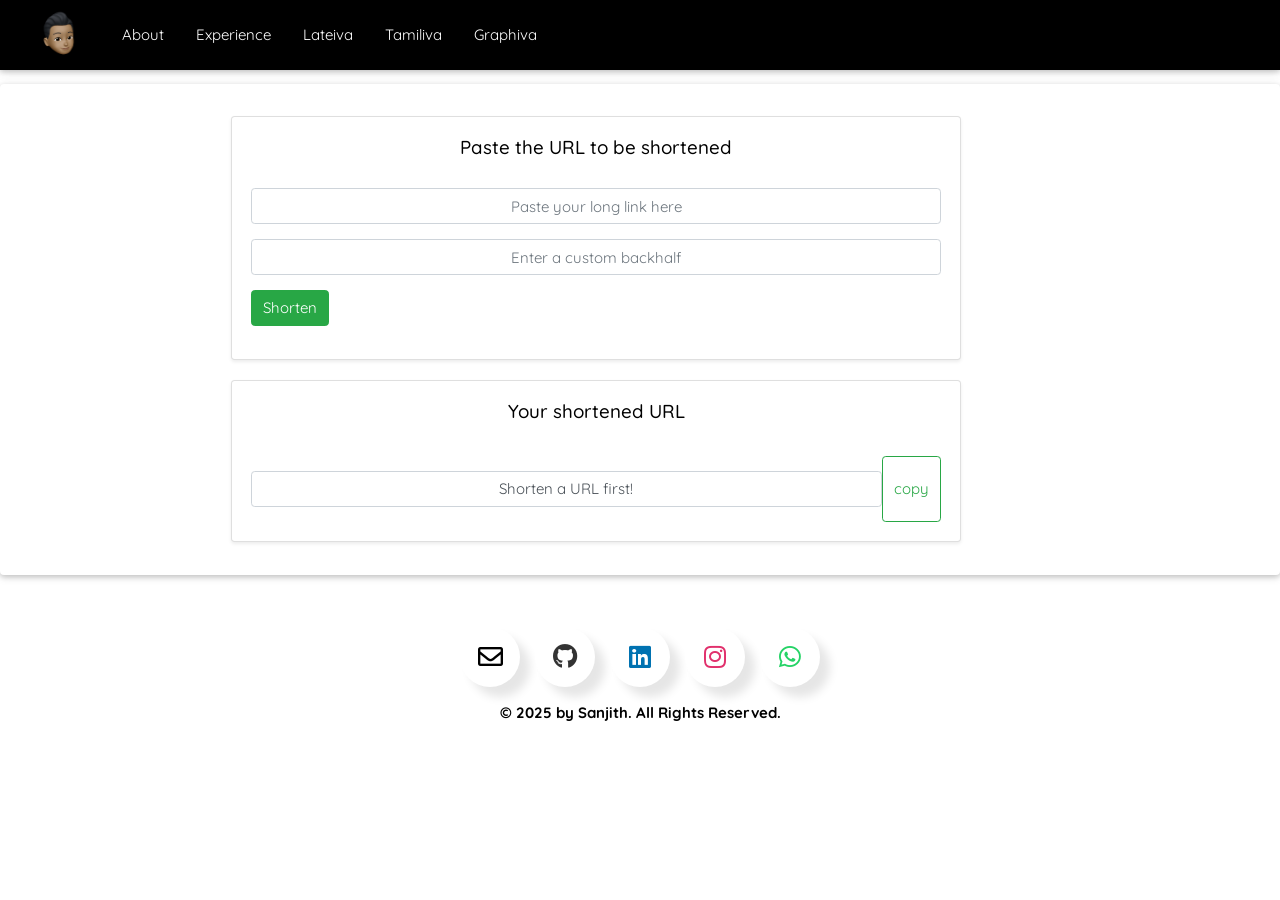
<file: shorten.html>
<!DOCTYPE html>
<html lang="en">

    <head>
        <meta charset="utf-8" />
        <meta name="viewport" content="width=device-width, initial-scale=1" />
        <meta name="google-site-verification" content="Cf__WT19N1aIlN2kVkUan9kuQSniuHA7CBGdggHxKS0" />
        <link rel="stylesheet" href="https://www.w3schools.com/w3css/4/w3.css" />
        <link rel="stylesheet" href="https://fonts.googleapis.com/css?family=Quicksand" />
        <link rel="stylesheet" href="https://cdnjs.cloudflare.com/ajax/libs/font-awesome/5.15.3/css/all.min.css" />
        <link rel="stylesheet" href="https://cdn.jsdelivr.net/npm/bootstrap@4.6.1/dist/css/bootstrap.min.css" integrity="sha384-zCbKRCUGaJDkqS1kPbPd7TveP5iyJE0EjAuZQTgFLD2ylzuqKfdKlfG/eSrtxUkn" crossorigin="anonymous" />
        <link href="https://vjs.zencdn.net/7.18.1/video-js.css" rel="stylesheet" />
        <script src="https://vjs.zencdn.net/ie8/1.1.2/videojs-ie8.min.js"></script>
        <title>URL Shortener</title>
        <link rel="stylesheet" href="styles.css" />
        <link rel="icon" type="image/png" href="Assets/Logo.png" />
        <script src="index.js"></script>
        <script language="JavaScript">
            window.onload = function() {
                document.addEventListener(
                    "contextmenu",
                    function(e) {
                        e.preventDefault();
                    },
                    false
                );
                document.addEventListener(
                    "keydown",
                    function(e) {
                        //document.onkeydown = function(e) {
                        // "I" key
                        if (e.ctrlKey && e.shiftKey && e.keyCode == 73) {
                            disabledEvent(e);
                        }
                        // "J" key
                        if (e.ctrlKey && e.shiftKey && e.keyCode == 74) {
                            disabledEvent(e);
                        }
                        // "S" key + macOS
                        if (
                            e.keyCode == 83 &&
                            (navigator.platform.match("Mac") ? e.metaKey : e.ctrlKey)
                        ) {
                            disabledEvent(e);
                        }
                        // "U" key
                        if (e.ctrlKey && e.keyCode == 85) {
                            disabledEvent(e);
                        }
                        // "F12" key
                        if (event.keyCode == 123) {
                            disabledEvent(e);
                        }
                    },
                    false
                );

                function disabledEvent(e) {
                    if (e.stopPropagation) {
                        e.stopPropagation();
                    } else if (window.event) {
                        window.event.cancelBubble = true;
                    }
                    e.preventDefault();
                    return false;
                }
            };
            //edit: removed ";" from last "}" because of javascript error
        </script>
        <noscript>You need to enable JavaScript to view the full site.</noscript>
    </head>

    <body class="example">
        <nav class="w3-bar w3-black w3-card w3-top topnav" id="myTopnav" style="
                                                                                position: fixed;
                                                                                top: 0;
                                                                                display: flex;
                                                                                align-items: center;
                                                                                overflow: hidden;
                                                                                ">
            <a href="/">
                <img src="Assets/Logo.png" class="w3-bar-item w3-button w3-hover-black w3-hover-text-grey first" />
            </a>
            <a href="/" class="w3-mobile w3-left w3-bar-item w3-button w3-hover-black w3-hover-text-grey w3-padding-16">About</a>

            <a href="experience" class="w3-mobile w3-left w3-bar-item w3-button w3-hover-black w3-hover-text-grey w3-padding-16">Experience</a>
            <!-- <a href="biotech" class="w3-mobile w3-left w3-bar-item w3-button w3-hover-black w3-hover-text-grey w3-padding-16">Biotechnology</a>
            <a href="programming" class="w3-mobile w3-left w3-bar-item w3-button w3-hover-black w3-hover-text-grey w3-padding-16">Programming</a> -->
            <a href="lateiva" class="w3-mobile w3-left w3-bar-item w3-button w3-hover-black w3-hover-text-grey w3-padding-16">Lateiva</a>
            <a href="tamiliva" class="w3-mobile w3-left w3-bar-item w3-button w3-hover-black w3-hover-text-grey w3-padding-16">Tamiliva</a>
            <a href="graphiva" class="w3-mobile w3-left w3-bar-item w3-button w3-hover-black w3-hover-text-grey w3-padding-16">Graphiva</a>

            <a href="javascript:void(0);" class="icon" style="margin-right: 16px">
                <div class="container" onclick="myFunction(this);">
                    <div class="bar1"></div>
                    <div class="bar2"></div>
                    <div class="bar3"></div>
                </div>
            </a>
        </nav>
        <br />

        <div class="w3-content w3-margin-top" style="max-width: 1400px; padding-top: 30px">
            <div style="padding-top: 15px">
                <div class="w3-container w3-card w3-white w3-margin-bottom w3-round w3-mobile">
                    <br />

                    <section class="wrapper container">
                        <div class="row">
                            <div class="col-md-8 mx-auto">
                                <div class="card shadow-sm">
                                    <div class="card-body">
                                        <h5 class="card-title text-center pb-3">
                                            Paste the URL to be shortened
                                        </h5>
                                        <div class="form-group">
                                            <input
                                                   type="url"
                                                   value
                                                   class="form-control text-center my-3"
                                                   id="linkinput"
                                                   placeholder="Paste your long link here"
                                                   />
                                            <input
                                                   type="url"
                                                   value
                                                   class="form-control text-center my-3"
                                                   id="pathinput"
                                                   placeholder="Enter a custom backhalf"
                                                   />
                                            <div class="d-grid">
                                                <button type="submit" class="btn btn-success" id="myinput">
                                                    Shorten
                                                </button>
                                            </div>
                                        </div>
                                    </div>
                                </div>
                            </div>
                        </div>
                    </section>
                    <section class="wrapper container">
                        <div class="row">
                            <div class="col-md-8 mx-auto">
                                <div class="card shadow-sm">
                                    <div class="card-body">
                                        <h5 class="card-title text-center pb-3">
                                            <label for="copy">Your shortened URL</label>
                                        </h5>
                                        <div class="d-flex">
                                            <p
                                               class="form-control text-center my-3"
                                               id="message"

                                               >Shorten a URL first!</p>

                                            <button
                                                    onclick="Copy()"
                                                    class="btn btn-outline-success"
                                                    id="copy"
                                                    >
                                                copy
                                            </button>
                                        </div>
                                    </div>
                                </div>
                            </div>
                        </div>
                        <br>
                    </section>

                </div>
            </div>
        </div>

        <script>
            document.getElementById("myinput").onclick = function () {
                var link = document.getElementById("linkinput").value;
                var pathlink = document.getElementById("pathinput").value;
                var data = {
                    domain: "go.sanjith.net",
                    originalURL: link,
                    allowDuplicates: false,
                    path: pathlink,
                };
                fetch("https://api.short.cm/links/public", {
                    method: "post",
                    headers: {
                        accept: "application/json",
                        "Content-Type": "application/json",
                        authorization: "pk_ZkXBkCWPMKzvaDHA",
                    },
                    body: JSON.stringify(data),
                })
                    .then(function (response) {
                    return response.json();
                })
                    .then(function (data) {
                    document.getElementById("message").innerHTML = data.shortURL;
                });
                document.getElementById("linkinput").value = "";
                document.getElementById("pathinput").value = "";
            };

            function Copy() {
                const textarea = document.createElement("textarea");
                const url = document.getElementById("message").innerText;
                if (!url) {
                    return;
                }
                textarea.value = url;
                document.body.appendChild(textarea);
                textarea.select();
                document.execCommand("copy");
                textarea.remove();
                alert("ShortURL copied to clipboard");
            }
        </script>

        <script src="index.js"></script>
        <script src="https://cdn.jsdelivr.net/npm/jquery@3.5.1/dist/jquery.slim.min.js" integrity="sha384-DfXdz2htPH0lsSSs5nCTpuj/zy4C+OGpamoFVy38MVBnE+IbbVYUew+OrCXaRkfj" crossorigin="anonymous"></script>
        <script src="https://cdn.jsdelivr.net/npm/bootstrap@4.6.1/dist/js/bootstrap.bundle.min.js" integrity="sha384-fQybjgWLrvvRgtW6bFlB7jaZrFsaBXjsOMm/tB9LTS58ONXgqbR9W8oWht/amnpF" crossorigin="anonymous"></script>
        <script src="https://vjs.zencdn.net/7.18.1/video.min.js"></script>
    </body>

    <footer class="w3-white w3-padding-16">
        <div class="wrapper" id="footerwrapper">
            <a href="mailto:hello@sanjith.net" target="_blank" rel="noopener noreferrer">
                <div class="button" id="gmail">
                    <div class="icon">
                        <i class="far fa-envelope"></i>
                    </div>
                    <span>Email</span>
                </div>
            </a>

            <a href="https://github.com/Sanjith7146" target="_blank" rel="noopener noreferrer">
                <div id="gh" class="button">
                    <div class="icon">
                        <i class="fab fa-github"></i>
                    </div>
                    <span>Github</span>
                </div>
            </a>


            <a href="https://www.linkedin.com/in/sanjithsethu" target="_blank" rel="noopener noreferrer">
                <div id="in" class="button">
                    <div class="icon">
                        <i class="fab fa-linkedin"></i>
                    </div>
                    <span>LinkedIn</span>
                </div>
            </a>


            <a href="https://www.instagram.com/sanjith7146/" target="_blank" rel="noopener noreferrer">
                <div id="insta" class="button">
                    <div class="icon">
                        <i class="fab fa-instagram"></i>
                    </div>
                    <span>Instagram</span>
                </div>
            </a>

            <a href="https://api.whatsapp.com/send/?phone=+6584226317&text=Hello%21+I+saw+your+website+and+I+would+like+to+have+a+little+chat+with+you!&app_absent=0" target="_blank" rel="noopener noreferrer">
                <div class="button" id="whatsapp">
                    <div class="icon">
                        <i class="fab fa-whatsapp"></i>
                    </div>
                    <span>Whatsapp</span>
                </div>
            </a>
        </div>

        <p class="attr" id="footerwrapper2">
            <b> &copy; 2025 by Sanjith. All Rights Reserved.</b>
        </p>
    </footer>

</html>
</file>
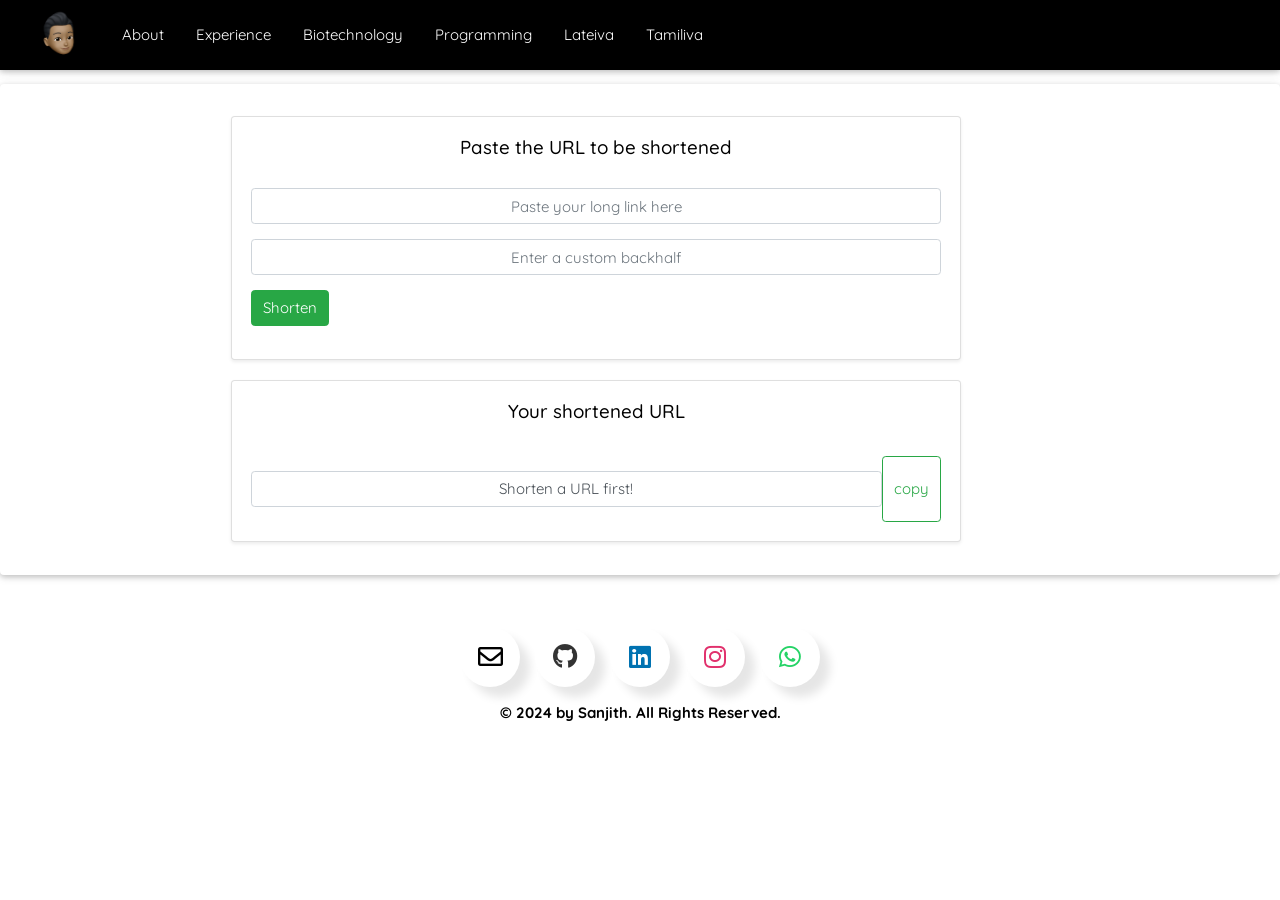
<file: shortener.html>
<!DOCTYPE html>
<html lang="en">

    <head>
        <meta charset="utf-8" />
        <meta name="viewport" content="width=device-width, initial-scale=1" />
        <meta name="google-site-verification" content="Cf__WT19N1aIlN2kVkUan9kuQSniuHA7CBGdggHxKS0" />
        <link rel="stylesheet" href="https://www.w3schools.com/w3css/4/w3.css" />
        <link rel="stylesheet" href="https://fonts.googleapis.com/css?family=Quicksand" />
        <link rel="stylesheet" href="https://cdnjs.cloudflare.com/ajax/libs/font-awesome/5.15.3/css/all.min.css" />
        <link rel="stylesheet" href="https://cdn.jsdelivr.net/npm/bootstrap@4.6.1/dist/css/bootstrap.min.css" integrity="sha384-zCbKRCUGaJDkqS1kPbPd7TveP5iyJE0EjAuZQTgFLD2ylzuqKfdKlfG/eSrtxUkn" crossorigin="anonymous" />
        <link href="https://vjs.zencdn.net/7.18.1/video-js.css" rel="stylesheet" />
        <script src="https://vjs.zencdn.net/ie8/1.1.2/videojs-ie8.min.js"></script>
        <title>URL Shortener</title>
        <link rel="stylesheet" href="styles.css" />
        <link rel="icon" type="image/png" href="Assets/Logo.png" />
        <script src="index.js"></script>
        <script language="JavaScript">
            window.onload = function() {
                document.addEventListener(
                    "contextmenu",
                    function(e) {
                        e.preventDefault();
                    },
                    false
                );
                document.addEventListener(
                    "keydown",
                    function(e) {
                        //document.onkeydown = function(e) {
                        // "I" key
                        if (e.ctrlKey && e.shiftKey && e.keyCode == 73) {
                            disabledEvent(e);
                        }
                        // "J" key
                        if (e.ctrlKey && e.shiftKey && e.keyCode == 74) {
                            disabledEvent(e);
                        }
                        // "S" key + macOS
                        if (
                            e.keyCode == 83 &&
                            (navigator.platform.match("Mac") ? e.metaKey : e.ctrlKey)
                        ) {
                            disabledEvent(e);
                        }
                        // "U" key
                        if (e.ctrlKey && e.keyCode == 85) {
                            disabledEvent(e);
                        }
                        // "F12" key
                        if (event.keyCode == 123) {
                            disabledEvent(e);
                        }
                    },
                    false
                );

                function disabledEvent(e) {
                    if (e.stopPropagation) {
                        e.stopPropagation();
                    } else if (window.event) {
                        window.event.cancelBubble = true;
                    }
                    e.preventDefault();
                    return false;
                }
            };
            //edit: removed ";" from last "}" because of javascript error
        </script>
        <noscript>You need to enable JavaScript to view the full site.</noscript>
    </head>

    <body class="example">
        <nav class="w3-bar w3-black w3-card w3-top topnav" id="myTopnav" style="
                                                                                position: fixed;
                                                                                top: 0;
                                                                                display: flex;
                                                                                align-items: center;
                                                                                overflow: hidden;
                                                                                ">
            <a href="/">
                <img src="Assets/Logo.png" class="w3-bar-item w3-button w3-hover-black w3-hover-text-grey first" />
            </a>
            <a href="/" class="w3-mobile w3-left w3-bar-item w3-button w3-hover-black w3-hover-text-grey w3-padding-16">About</a>

            <a href="experience" class="w3-mobile w3-left w3-bar-item w3-button w3-hover-black w3-hover-text-grey w3-padding-16">Experience</a>
            <a href="biotech" class="w3-mobile w3-left w3-bar-item w3-button w3-hover-black w3-hover-text-grey w3-padding-16">Biotechnology</a>
            <a href="programming" class="w3-mobile w3-left w3-bar-item w3-button w3-hover-black w3-hover-text-grey w3-padding-16">Programming</a>
            <a href="lateiva" class="w3-mobile w3-left w3-bar-item w3-button w3-hover-black w3-hover-text-grey w3-padding-16">Lateiva</a>
            <a href="tamiliva" class="w3-mobile w3-left w3-bar-item w3-button w3-hover-black w3-hover-text-grey w3-padding-16">Tamiliva</a>

            <a href="javascript:void(0);" class="icon" style="margin-right: 16px">
                <div class="container" onclick="myFunction(this);">
                    <div class="bar1"></div>
                    <div class="bar2"></div>
                    <div class="bar3"></div>
                </div>
            </a>
        </nav>
        <br />

        <div class="w3-content w3-margin-top" style="max-width: 1400px; padding-top: 30px">
            <div style="padding-top: 15px">
                <div class="w3-container w3-card w3-white w3-margin-bottom w3-round w3-mobile">
                    <br />

                    <section class="wrapper container">
                        <div class="row">
                            <div class="col-md-8 mx-auto">
                                <div class="card shadow-sm">
                                    <div class="card-body">
                                        <h5 class="card-title text-center pb-3">
                                            Paste the URL to be shortened
                                        </h5>
                                        <div class="form-group">
                                            <input
                                                   type="url"
                                                   value
                                                   class="form-control text-center my-3"
                                                   id="linkinput"
                                                   placeholder="Paste your long link here"
                                                   />
                                            <input
                                                   type="url"
                                                   value
                                                   class="form-control text-center my-3"
                                                   id="pathinput"
                                                   placeholder="Enter a custom backhalf"
                                                   />
                                            <div class="d-grid">
                                                <button type="submit" class="btn btn-success" id="myinput">
                                                    Shorten
                                                </button>
                                            </div>
                                        </div>
                                    </div>
                                </div>
                            </div>
                        </div>
                    </section>
                    <section class="wrapper container">
                        <div class="row">
                            <div class="col-md-8 mx-auto">
                                <div class="card shadow-sm">
                                    <div class="card-body">
                                        <h5 class="card-title text-center pb-3">
                                            <label for="copy">Your shortened URL</label>
                                        </h5>
                                        <div class="d-flex">
                                            <p
                                               class="form-control text-center my-3"
                                               id="message"

                                               >Shorten a URL first!</p>

                                            <button
                                                    onclick="Copy()"
                                                    class="btn btn-outline-success"
                                                    id="copy"
                                                    >
                                                copy
                                            </button>
                                        </div>
                                    </div>
                                </div>
                            </div>
                        </div>
                        <br>
                    </section>

                </div>
            </div>
        </div>

        <script>
            document.getElementById("myinput").onclick = function () {
                var link = document.getElementById("linkinput").value;
                var pathlink = document.getElementById("pathinput").value;
                var data = {
                    domain: "go.sanjith.net",
                    originalURL: link,
                    allowDuplicates: false,
                    path: pathlink,
                };
                fetch("https://api.short.cm/links/public", {
                    method: "post",
                    headers: {
                        accept: "application/json",
                        "Content-Type": "application/json",
                        authorization: "pk_ZkXBkCWPMKzvaDHA",
                    },
                    body: JSON.stringify(data),
                })
                    .then(function (response) {
                    return response.json();
                })
                    .then(function (data) {
                    document.getElementById("message").innerHTML = data.shortURL;
                });
                document.getElementById("linkinput").value = "";
                document.getElementById("pathinput").value = "";
            };

            function Copy() {
                const textarea = document.createElement("textarea");
                const url = document.getElementById("message").innerText;
                if (!url) {
                    return;
                }
                textarea.value = url;
                document.body.appendChild(textarea);
                textarea.select();
                document.execCommand("copy");
                textarea.remove();
                alert("ShortURL copied to clipboard");
            }
        </script>

        <script src="index.js"></script>
        <script src="https://cdn.jsdelivr.net/npm/jquery@3.5.1/dist/jquery.slim.min.js" integrity="sha384-DfXdz2htPH0lsSSs5nCTpuj/zy4C+OGpamoFVy38MVBnE+IbbVYUew+OrCXaRkfj" crossorigin="anonymous"></script>
        <script src="https://cdn.jsdelivr.net/npm/bootstrap@4.6.1/dist/js/bootstrap.bundle.min.js" integrity="sha384-fQybjgWLrvvRgtW6bFlB7jaZrFsaBXjsOMm/tB9LTS58ONXgqbR9W8oWht/amnpF" crossorigin="anonymous"></script>
        <script src="https://vjs.zencdn.net/7.18.1/video.min.js"></script>
    </body>

    <footer class="w3-white w3-padding-16">
        <div class="wrapper" id="footerwrapper">
            <a href="mailto:hello@sanjith.net" target="_blank" rel="noopener noreferrer">
                <div class="button" id="gmail">
                    <div class="icon">
                        <i class="far fa-envelope"></i>
                    </div>
                    <span>Email</span>
                </div>
            </a>

            <a href="https://github.com/Sanjith7146" target="_blank" rel="noopener noreferrer">
                <div id="gh" class="button">
                    <div class="icon">
                        <i class="fab fa-github"></i>
                    </div>
                    <span>Github</span>
                </div>
            </a>


            <a href="https://www.linkedin.com/in/sanjithsethu" target="_blank" rel="noopener noreferrer">
                <div id="in" class="button">
                    <div class="icon">
                        <i class="fab fa-linkedin"></i>
                    </div>
                    <span>LinkedIn</span>
                </div>
            </a>


            <a href="https://www.instagram.com/sanjith7146/" target="_blank" rel="noopener noreferrer">
                <div id="insta" class="button">
                    <div class="icon">
                        <i class="fab fa-instagram"></i>
                    </div>
                    <span>Instagram</span>
                </div>
            </a>

            <a href="https://api.whatsapp.com/send/?phone=+6584226317&text=Hello%21+I+saw+your+website+and+I+would+like+to+have+a+little+chat+with+you!&app_absent=0" target="_blank" rel="noopener noreferrer">
                <div class="button" id="whatsapp">
                    <div class="icon">
                        <i class="fab fa-whatsapp"></i>
                    </div>
                    <span>Whatsapp</span>
                </div>
            </a>
        </div>

        <p class="attr" id="footerwrapper2">
            <b> &copy; 2024 by Sanjith. All Rights Reserved.</b>
        </p>
    </footer>

</html>
</file>
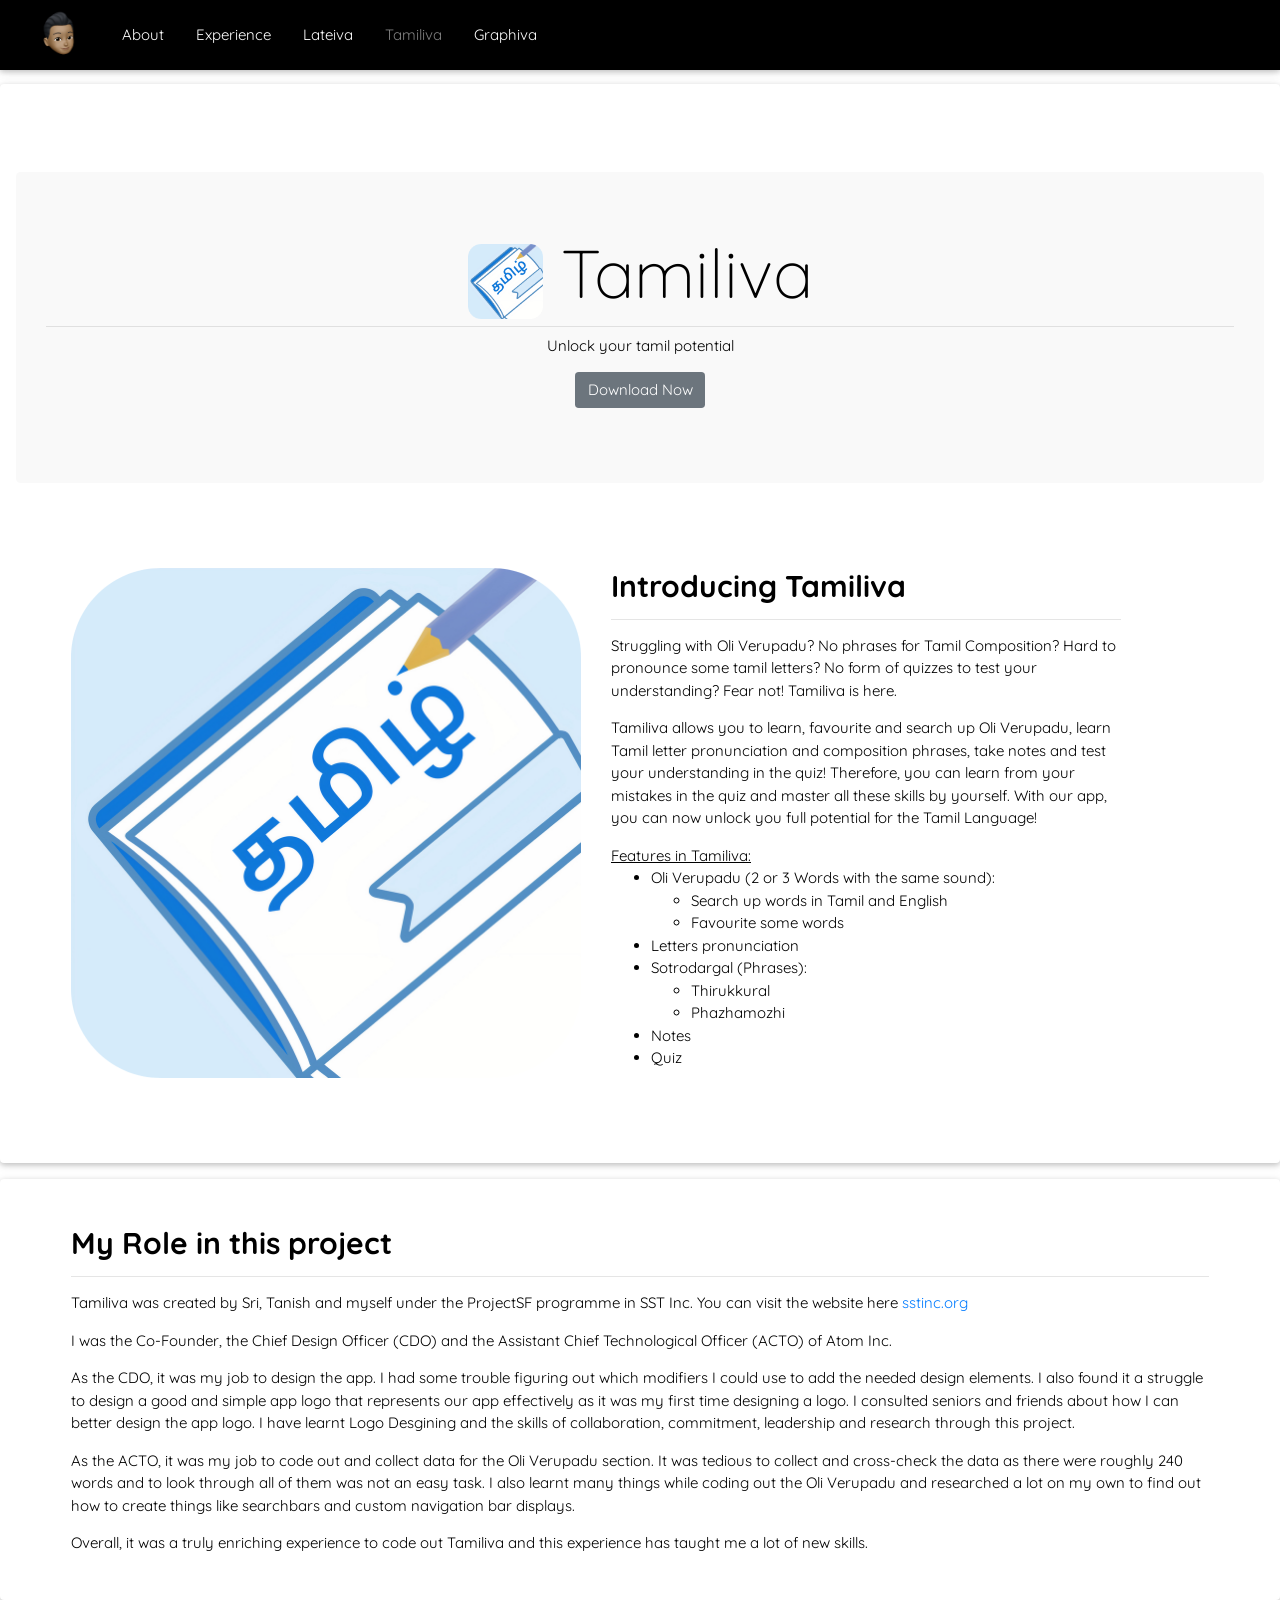
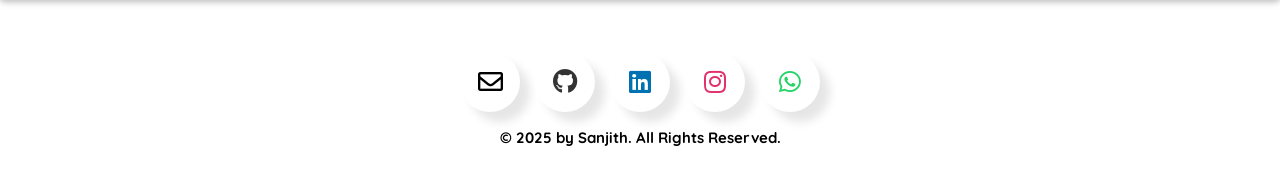
<file: tamiliva.html>
<!DOCTYPE html>
<html lang="en">

<head>
    <meta charset="utf-8" />
    <meta name="viewport" content="width=device-width, initial-scale=1" />
    <meta name="google-site-verification" content="Cf__WT19N1aIlN2kVkUan9kuQSniuHA7CBGdggHxKS0" />
    <link rel="stylesheet" href="https://www.w3schools.com/w3css/4/w3.css" />
    <link rel="stylesheet" href="https://fonts.googleapis.com/css?family=Quicksand" />
    <link rel="stylesheet" href="https://cdnjs.cloudflare.com/ajax/libs/font-awesome/5.15.3/css/all.min.css" />
    <link rel="stylesheet" href="https://cdn.jsdelivr.net/npm/bootstrap@4.6.1/dist/css/bootstrap.min.css" integrity="sha384-zCbKRCUGaJDkqS1kPbPd7TveP5iyJE0EjAuZQTgFLD2ylzuqKfdKlfG/eSrtxUkn" crossorigin="anonymous" />
    <link href="https://vjs.zencdn.net/7.18.1/video-js.css" rel="stylesheet" />
    <script src="https://vjs.zencdn.net/ie8/1.1.2/videojs-ie8.min.js"></script>
    <title>Tamiliva</title>
    <link rel="stylesheet" href="styles.css" />
    <link rel="icon" type="image/png" href="Assets/Logo.png" />
    <script src="index.js"></script>
    <script language="JavaScript">
        window.onload = function() {
            document.addEventListener(
                "contextmenu",
                function(e) {
                    e.preventDefault();
                },
                false
            );
            document.addEventListener(
                "keydown",
                function(e) {
                    //document.onkeydown = function(e) {
                    // "I" key
                    if (e.ctrlKey && e.shiftKey && e.keyCode == 73) {
                        disabledEvent(e);
                    }
                    // "J" key
                    if (e.ctrlKey && e.shiftKey && e.keyCode == 74) {
                        disabledEvent(e);
                    }
                    // "S" key + macOS
                    if (
                        e.keyCode == 83 &&
                        (navigator.platform.match("Mac") ? e.metaKey : e.ctrlKey)
                    ) {
                        disabledEvent(e);
                    }
                    // "U" key
                    if (e.ctrlKey && e.keyCode == 85) {
                        disabledEvent(e);
                    }
                    // "F12" key
                    if (event.keyCode == 123) {
                        disabledEvent(e);
                    }
                },
                false
            );

            function disabledEvent(e) {
                if (e.stopPropagation) {
                    e.stopPropagation();
                } else if (window.event) {
                    window.event.cancelBubble = true;
                }
                e.preventDefault();
                return false;
            }
        };
        //edit: removed ";" from last "}" because of javascript error
    </script>
    <noscript>You need to enable JavaScript to view the full site.</noscript>
</head>

<body class="example">
    <nav class="w3-bar w3-black w3-card w3-top topnav" id="myTopnav" style="
        position: fixed;
        top: 0;
        display: flex;
        align-items: center;
        overflow: hidden;
      ">
        <a href="/">
            <img src="Assets/Logo.png" class="w3-bar-item w3-button w3-hover-black w3-hover-text-grey first" />
        </a>
        <a href="/" class="w3-mobile w3-left w3-bar-item w3-button w3-hover-black w3-hover-text-grey w3-padding-16">About</a>

        <a href="experience" class="w3-mobile w3-left w3-bar-item w3-button w3-hover-black w3-hover-text-grey w3-padding-16">Experience</a>
        <!-- <a href="biotech" class="w3-mobile w3-left w3-bar-item w3-button w3-hover-black w3-hover-text-grey w3-padding-16">Biotechnology</a>
        <a href="programming" class="w3-mobile w3-left w3-bar-item w3-button w3-hover-black w3-hover-text-grey w3-padding-16">Programming</a> -->
        <a href="lateiva" class="w3-mobile w3-left w3-bar-item w3-button w3-hover-black w3-hover-text-grey w3-padding-16">Lateiva</a>
        <a href="tamiliva" class="w3-mobile active w3-left w3-bar-item w3-button w3-hover-black w3-hover-text-grey w3-padding-16">Tamiliva</a>
        <a href="graphiva" class="w3-mobile w3-left w3-bar-item w3-button w3-hover-black w3-hover-text-grey w3-padding-16">Graphiva</a>

        <a href="javascript:void(0);" class="icon" style="margin-right: 16px">
            <div class="container" onclick="myFunction(this);">
                <div class="bar1"></div>
                <div class="bar2"></div>
                <div class="bar3"></div>
            </div>
        </a>
    </nav>
    <br />

    <div class="w3-content w3-margin-top" style="max-width: 1400px; padding-top: 30px">
        <div style="padding-top: 15px">
            <div class="w3-container w3-card w3-white w3-margin-bottom w3-round w3-mobile">
                <br />
                <div class="w3-content w3-margin-top" style="max-width: 1400px; padding-top: 50px">
                    <div class="jumbotron text-center">
                        <h1 class="display-3">
                            <img src="Assets/Apps/TamilivaLogo.png" alt="Tamiliva" width="75" height="" />
                            Tamiliva
                        </h1>
                        <hr class="my-2" />
                        <p>Unlock your tamil potential</p>
                        <p class="lead">
                            <a class="btn bg-secondary text-white" href="https://go.sanjith.net/tamiliva" target="_blank" rel="noopener noreferrer" role="button">Download Now</a>
                        </p>
                    </div>

                    <section id="about Lateiva">
                        <div class="container p-5">
                            <div class="row">
                                <div class="col-md-6" style="padding-bottom: 30px">
                                    <img src="Assets/Apps/TamilivaLogo.png" alt="App Icon" class="img-fluid" />
                                </div>
                                <div class="col-md-6">
                                    <h2>
                                        <b>Introducing Tamiliva</b>
                                    </h2>
                                    <hr />
                                    <p>
                                        Struggling with Oli Verupadu? No phrases for Tamil Composition? Hard to pronounce some tamil letters? No form of quizzes to test your understanding? Fear not! Tamiliva is here.
                                    </p>
                                    <p>
                                        Tamiliva allows you to learn, favourite and search up Oli Verupadu, learn Tamil letter pronunciation and composition phrases, take notes and test your understanding in the quiz! Therefore, you can learn from your mistakes in the quiz and master all these skills by yourself. With our app, you can now unlock you full potential for the Tamil Language!
                                    </p>
                                    <u>Features in Tamiliva: </u>
                                    <ul>
                                        <li>Oli Verupadu (2 or 3 Words with the same sound):
                                            <ul>
                                                <li>Search up words in Tamil and English</li>
                                                <li>Favourite some words</li>
                                            </ul>
                                        </li>

                                        <li>
                                            Letters pronunciation
                                        </li>
                                        <li>Sotrodargal (Phrases):
                                            <ul>
                                                <li>Thirukkural</li>
                                                <li>Phazhamozhi</li>
                                            </ul>
                                        </li>

                                        <li>
                                            Notes
                                        </li>
                                        <li>
                                            Quiz
                                        </li>
                                    </ul>
                                </div>
                            </div>
                        </div>
                    </section>
                </div>
            </div>

            <div class="w3-container w3-card w3-white w3-margin-bottom w3-round w3-mobile">
                <div class="w3-content w3-margin-top" style="max-width: 1400px; padding-bottom: 30px; padding-top: 10px">
                    <div id="lateivaroleme" style="
                
                padding-top: 20px;
                padding-right: 55px;
                padding-left: 55px;
              ">
                        <h2>
                            <b>My Role in this project</b>
                        </h2>

                        <hr />
                        <p>
                            Tamiliva was created by Sri, Tanish and myself under
                            the ProjectSF programme in SST Inc. You can visit the
                            website here
                            <a href="https://www.sstinc.org" target="_blank" rel="noopener noreferrer">sstinc.org</a>
                        </p>
                        <p>
                            I was the Co-Founder, the Chief Design
                            Officer (CDO) and the Assistant Chief Technological Officer (ACTO) of Atom Inc.
                        </p>
                        <p>
                            As the CDO, it was my job to design the app. I had some trouble figuring out
                            which modifiers I could use to add the needed design elements. I also found it a struggle to
                            design a good and simple app logo that represents our
                            app effectively as it was my first time designing a logo.
                            I consulted seniors and friends about how I can better design the app logo.
                            I have learnt Logo Desgining and the skills of collaboration, commitment, leadership
                            and research through this project.
                        </p>

                        <p>As the ACTO, it was my job to code out and collect data for the Oli Verupadu section. It was tedious to collect and cross-check the data as there were roughly 240 words
                            and to look through all of them was not an easy task. I also learnt many things while coding out the Oli Verupadu and researched a lot
                            on my own to find out how to create things like searchbars and custom navigation bar displays.</p>

                        <p>
                            Overall, it was a truly enriching experience to code out Tamiliva and this experience has taught me a lot of new skills.
                        </p>
                    </div>
                </div>
            </div>
        </div>
    </div>

    <script src="index.js"></script>
    <script src="https://cdn.jsdelivr.net/npm/jquery@3.5.1/dist/jquery.slim.min.js" integrity="sha384-DfXdz2htPH0lsSSs5nCTpuj/zy4C+OGpamoFVy38MVBnE+IbbVYUew+OrCXaRkfj" crossorigin="anonymous"></script>
    <script src="https://cdn.jsdelivr.net/npm/bootstrap@4.6.1/dist/js/bootstrap.bundle.min.js" integrity="sha384-fQybjgWLrvvRgtW6bFlB7jaZrFsaBXjsOMm/tB9LTS58ONXgqbR9W8oWht/amnpF" crossorigin="anonymous"></script>
    <script src="https://vjs.zencdn.net/7.18.1/video.min.js"></script>
</body>

<footer class="w3-white w3-padding-16">
    <div class="wrapper" id="footerwrapper">
        <a href="mailto:hello@sanjith.net" target="_blank" rel="noopener noreferrer">
            <div class="button" id="gmail">
                <div class="icon">
                    <i class="far fa-envelope"></i>
                </div>
                <span>Email</span>
            </div>
        </a>
        
        <a href="https://github.com/Sanjith7146" target="_blank" rel="noopener noreferrer">
            <div id="gh" class="button">
                <div class="icon">
                    <i class="fab fa-github"></i>
                </div>
                <span>Github</span>
            </div>
        </a>
        
        
        <a href="https://www.linkedin.com/in/sanjithsethu" target="_blank" rel="noopener noreferrer">
            <div id="in" class="button">
                <div class="icon">
                    <i class="fab fa-linkedin"></i>
                </div>
                <span>LinkedIn</span>
            </div>
        </a>
        
        
        <a href="https://www.instagram.com/sanjith7146/" target="_blank" rel="noopener noreferrer">
            <div id="insta" class="button">
                <div class="icon">
                    <i class="fab fa-instagram"></i>
                </div>
                <span>Instagram</span>
            </div>
        </a>
        
        <a href="https://api.whatsapp.com/send/?phone=+6584226317&text=Hello%21+I+saw+your+website+and+I+would+like+to+have+a+little+chat+with+you!&app_absent=0" target="_blank" rel="noopener noreferrer">
            <div class="button" id="whatsapp">
                <div class="icon">
                    <i class="fab fa-whatsapp"></i>
                </div>
                <span>Whatsapp</span>
            </div>
        </a>
    </div>
    
    <p class="attr" id="footerwrapper2">
        <b> &copy; 2025 by Sanjith. All Rights Reserved.</b>
    </p>
</footer>

</html>
</file>
<file: styles.css>
::selection {
  background: lightgray;
}
::-moz-selection {
  background: lightgray;
}

#date {
  margin: 15px;
  font-size: 12px;
  /*font-style: italic;*/
  font-weight: bold;
}

.example {
  -ms-overflow-style: none; /* IE and Edge */
  scrollbar-width: none; /* Firefox */
}

.example::-webkit-scrollbar {
  display: none;
}

.videoWrapper {
  position: relative;
  padding-bottom: 56.25%; /* 16:9 */
  height: 0;
  padding-right: 50px;
  padding-left: 50px;
}
.videoWrapper iframe {
  display: block;
  position: absolute;
  top: 0;
  left: 0;
  width: 100%;
  height: 100%;
  border-style: none;
  padding-right: 50px;
  padding-left: 50px;
}

html,
body,
h1,
h2,
h3,
h4,
h5,
h6,
footer {
  font-family: "Quicksand", sans-serif;
}

#signature {
  stroke-dasharray: 2026;
  stroke-dashoffset: 2026;
  animation: sign 4s ease;
  animation-fill-mode: forwards;
  -webkit-animation: sign 4s ease-in-out forwards;
  -moz-animation: sign 4s ease-in-out forwards;
  -ms-animation: sign 4s ease-in-out forwards;
  -o-animation: sign 4s ease-in-out forwards;
  animation: sign 4s ease-in-out forwards;
}

@keyframes sign {
  to {
    stroke-dashoffset: 0;
  }
}

@-moz-keyframes sign {
  to {
    stroke-dashoffset: 0;
  }
}

@-webkit-keyframes sign {
  to {
    stroke-dashoffset: 0;
  }
}

.attr {
  text-align: center;
  align-content: center;
}

footer {
  display: grid;
  place-content: center;
}

.button {
  height: 60px;
  width: 60px;
  background-color: #fff;
  border-radius: 50px;
  cursor: pointer;
  box-shadow: 10px 10px 10px rgba(0, 0, 0, 0.1);
  float: left;
  overflow: hidden;
  transition: all 0.2s ease-in-out;
  -webkit-user-select: none; /* Safari */
  -moz-user-select: none; /* Firefox */
  -ms-user-select: none; /* IE10+/Edge */
  user-select: none; /* Standard */
}
.button span {
  font-size: 20px;
  font-weight: 500;
  line-height: 60px;
  margin-left: 10px;
}
.button:hover {
  width: 200px;
}

#lateivarow {
  margin-left: auto;
  margin-right: auto;
}

#footerwrapper {
  margin-left: auto;
  margin-right: auto;
}

#gmail, #gh, #in, #insta {
  margin-right: 15px;!important
}

#gmail, #gh, #in, #insta, #whatsapp {
  margin-top: 20px;!important
}

#insta:hover .icon {
  background: #e1306c;!important
}
#in:hover .icon {
  background: #0072b1;!important
}
#gh:hover .icon {
  background: #333333;!important
}
#gmail:hover .icon {
  background: black;!important
}
#whatsapp:hover .icon {
  background: #25d366;!important
}

#insta .icon {
  color: #e1306c;!important
}
#in .icon {
  color: #0072b1;!important
}
#gh .icon {
  color: #333333;!important
}
#gmail .icon {
  color: black;!important
}
#whatsapp .icon {
  color: #25d366;!important
}

#insta span {
  color: #e1306c;!important
}
#in span {
  color: #0072b1;!important
}
#gh span {
  color: #333333;!important
}
#gmail span {
  color: black;!important
}
#whatsapp span {
  color: #25d366;!important
}



#gmailabt, #ghabt, #inabt, #instaabt {
  margin-right: 15px;!important
}

#gmailabt, #ghabt, #inabt, #instaabt,#whatsappabt {
  margin-top: 20px;!important
}


#instaabt:hover .icon {
  background: #e1306c;!important
}
#inabt:hover .icon {
  background: #0072b1;!important
}
#ghabt:hover .icon {
  background: #333333;!important
}
#gmailabt:hover .icon {
  background: black;!important
}
#whatsappabt:hover .icon {
  background: #25d366;!important
}

#instaabt .icon {
  color: #e1306c;!important
}
#inabt .icon {
  color: #0072b1;!important
}
#ghabt .icon {
  color: #333333;!important
}
#gmailabt .icon {
  color: black;!important
}
#whatsappabt .icon {
  color: #25d366;!important
}

#instaabt span {
  color: #e1306c;!important
}
#inabt span {
  color: #0072b1;!important
}
#ghabt span {
  color: #333333;!important
}
#gmailabt span {
  color: black;!important
}
#whatsappabt span {
  color: #25d366;!important
}



#footerwrapper2 {
  margin-left: auto;
  margin-right: auto;
  margin-top: 15px;
}

#videoWrapper {
  margin-left: auto;
  margin-right: auto;
}

.button .icon {
  display: inline-block;
  height: 60px;
  width: 60px;
  text-align: center;
  border-radius: 50px;
}
.button .icon i {
  font-size: 25px;
  line-height: 60px;
  transition: all 0.2s ease-in-out;
}
.button:hover i {
  color: #ffffff;
}

.topnav {
  background-color: black;
  width: 100%;
  z-index:100;
}

.topnav .icon {
  margin: 16px 16px;
  color: white;
  float: right;
  display: block;
  text-align: center;
  text-decoration: none;
  display: none;
  
}

.first {
  height: 70px;
  width: 70px;
  margin-left: 16px;
}

.topnav a.active {
  color: gray;
  pointer-events: none;
  cursor: default;
}

@media screen and (max-width: 600px) {
  .topnav a:not(:first-child) {
    display: none;
  }
  .topnav a.icon {
    display: block;
  }
}
@media screen and (max-width: 600px) {
  .topnav.responsive {
    position: relative;
  }
  .topnav.responsive .icon {
    position: absolute;
    float: right;
    top: 0;
    right: 0;
  }
  .topnav.responsive a {
    float: none;
    display: block;
  }
}

.container {
  display: inline-block;
  cursor: pointer;
  margin: 10px;
}

.bar1,
.bar2,
.bar3 {
  width: 40px;
  height: 5px;
  border-radius: 3px;
  background-color: white;
  margin: 7px 0;
  transition: 0.4s;
}

.change .bar1 {
  -webkit-transform: translateY(12px) rotate(135deg);
  transform: translateY(12px) rotate(135deg);
}

.change .bar2 {
  opacity: 0;
}

.change .bar3 {
  -webkit-transform: translateY(-12px) rotate(-135deg);
  transform: translateY(-12px) rotate(-135deg);
}

.jumbotron {
  background-color: rgba(249, 249, 249, 1);
}

#wrapper {
  display: grid;
  align-content: center;
  place-content: center;
  text-align: center;
}
#wrapper2 {
  display: grid;
  align-content: center;
  place-content: center;
  text-align: center;
  color: #000000;
}

#aboutme p {
  font-size: 20px;
  color: white;
  cursor: default
}

#aboutme h1 {
  font-size: 100px;
  font-family: Nimbus Sans, sans-serif;
  font-weight: 400px;
  color: white;
  cursor: default
}
#aboutme a {
  font-weight: 200px;
  color: #c0c4c4;
  text-decoration: underline;
}
#abtimage {
  cursor: default
}

#certs a {
  font-family: "Quicksand", sans-serif;
  font-weight: 1000;
}

#homepage {
  color: #ffffff;
  background: #000000;
  font-family: "Light", M, -apple-system, \.SFNSText-Regular, San Francisco,
    Roboto, Segoe UI, Helvetica Neue, Lucida Grande, sans-serif;
  font-size: 24px;
  font-weight: 400;
  line-height: 36px;
}


.carousel-caption {
    position: relative;
    left: 0;
    top:0;
}


.carousel-inner > .item > img {
  position: absolute;
  top:0;
  left: 0;
  min-width: 100%;
  width: 100%;
}

div {
  -webkit-touch-callout: none; /* iOS Safari */
    -webkit-user-select: none; /* Safari */
     -khtml-user-select: none; /* Konqueror HTML */
       -moz-user-select: none; /* Old versions of Firefox */
        -ms-user-select: none; /* Internet Explorer/Edge */
            user-select: none; /* Non-prefixed version, currently
                                  supported by Chrome, Edge, Opera and Firefox */
}

.w3-container{
    -webkit-touch-callout: none; /* iOS Safari */
    -webkit-user-select: none; /* Safari */
     -khtml-user-select: none; /* Konqueror HTML */
       -moz-user-select: none; /* Old versions of Firefox */
        -ms-user-select: none; /* Internet Explorer/Edge */
            user-select: none; /* Non-prefixed version, currently
                                  supported by Chrome, Edge, Opera and Firefox */
}

h1,h2,h3,h4,h5,h6, p {
  -webkit-touch-callout: text; /* iOS Safari */
    -webkit-user-select: text; /* Safari */
     -khtml-user-select: text; /* Konqueror HTML */
       -moz-user-select: text; /* Old versions of Firefox */
        -ms-user-select: text; /* Internet Explorer/Edge */
            user-select: text; /* Non-prefixed version, currently
                                  supported by Chrome, Edge, Opera and Firefox */
}



.carousel-item-next, .carousel-item-prev, .carousel-item.active {
  display:block;
}

[style*="--aspect-ratio"] > :first-child {
  width: 100%;
}
[style*="--aspect-ratio"] > img {  
  height: auto;
} 
@supports (--custom:property) {
  [style*="--aspect-ratio"] {
    position: relative;
  }
  [style*="--aspect-ratio"]::before {
    content: "";
    display: block;
    padding-bottom: calc(100% / (var(--aspect-ratio)));
  }  
  [style*="--aspect-ratio"] > :first-child {
    position: absolute;
    top: 0;
    left: 0;
    height: 100%;
  }  
}
</file>
